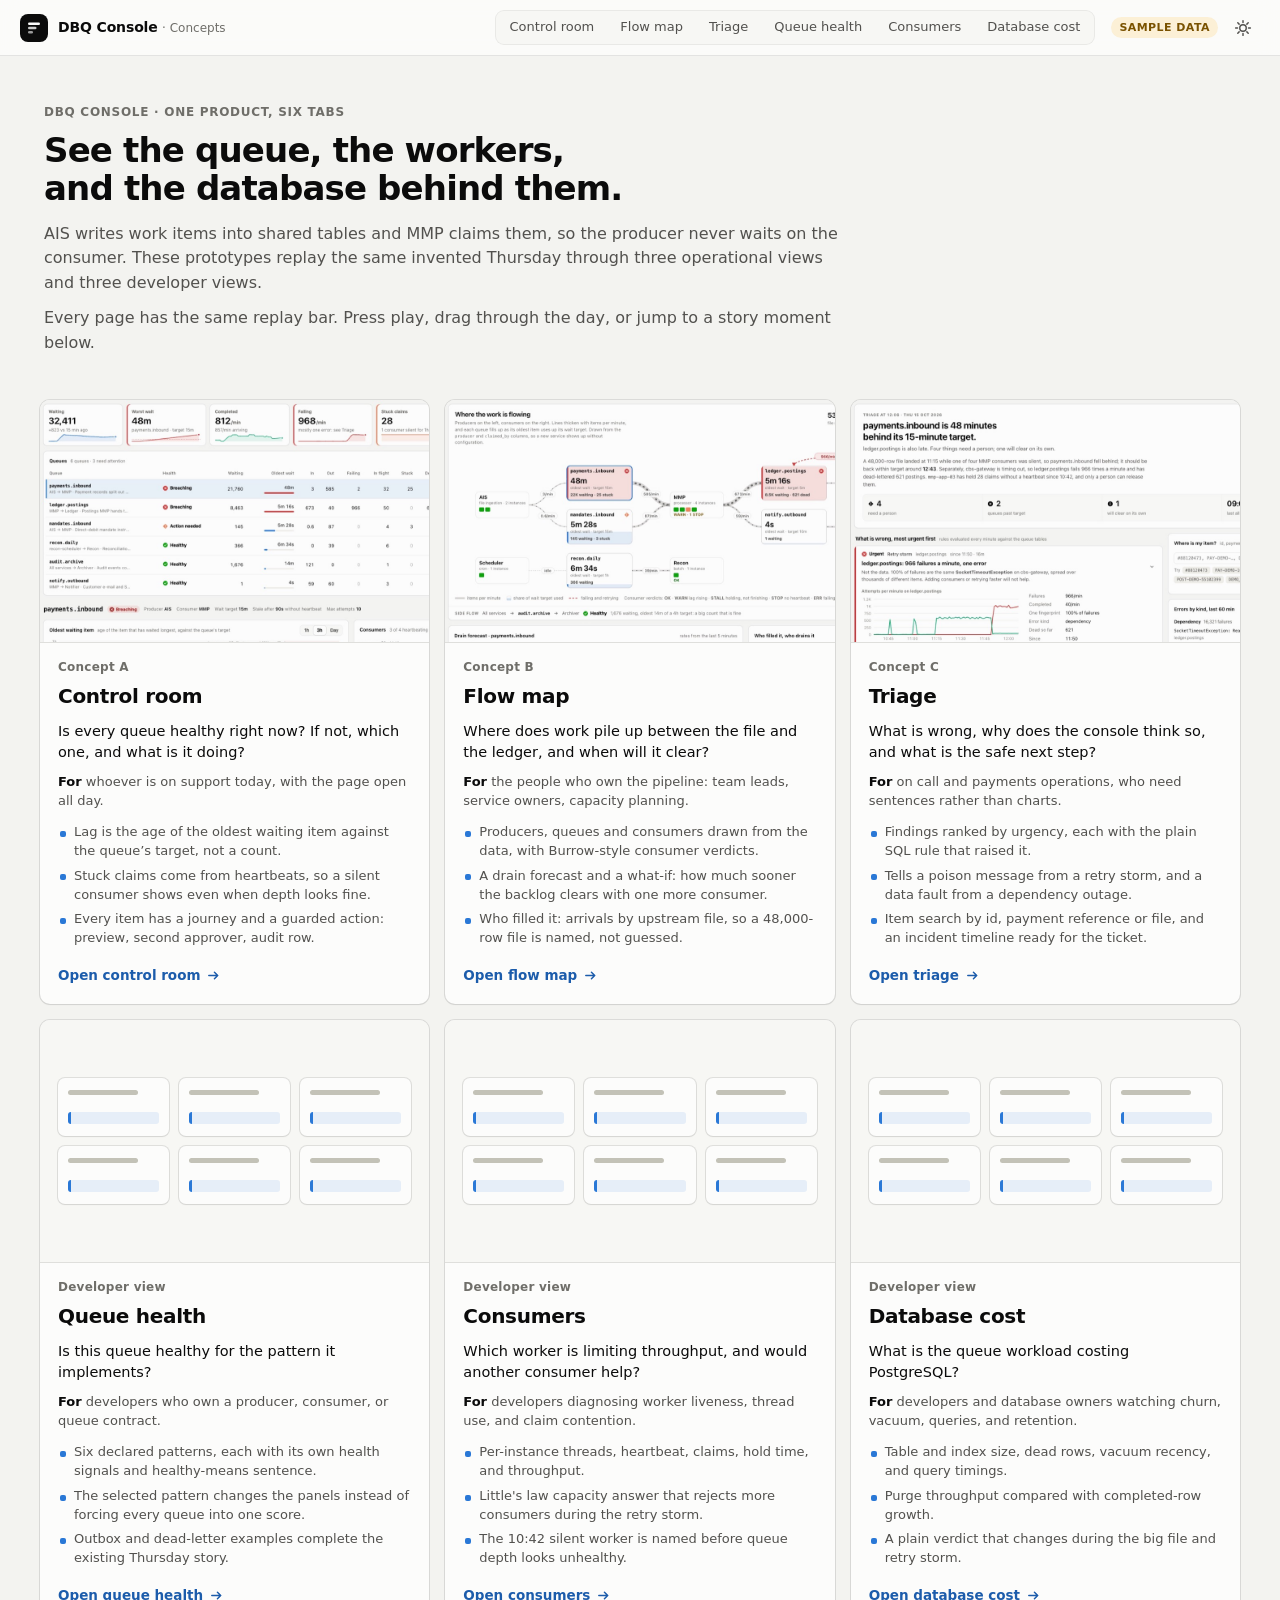
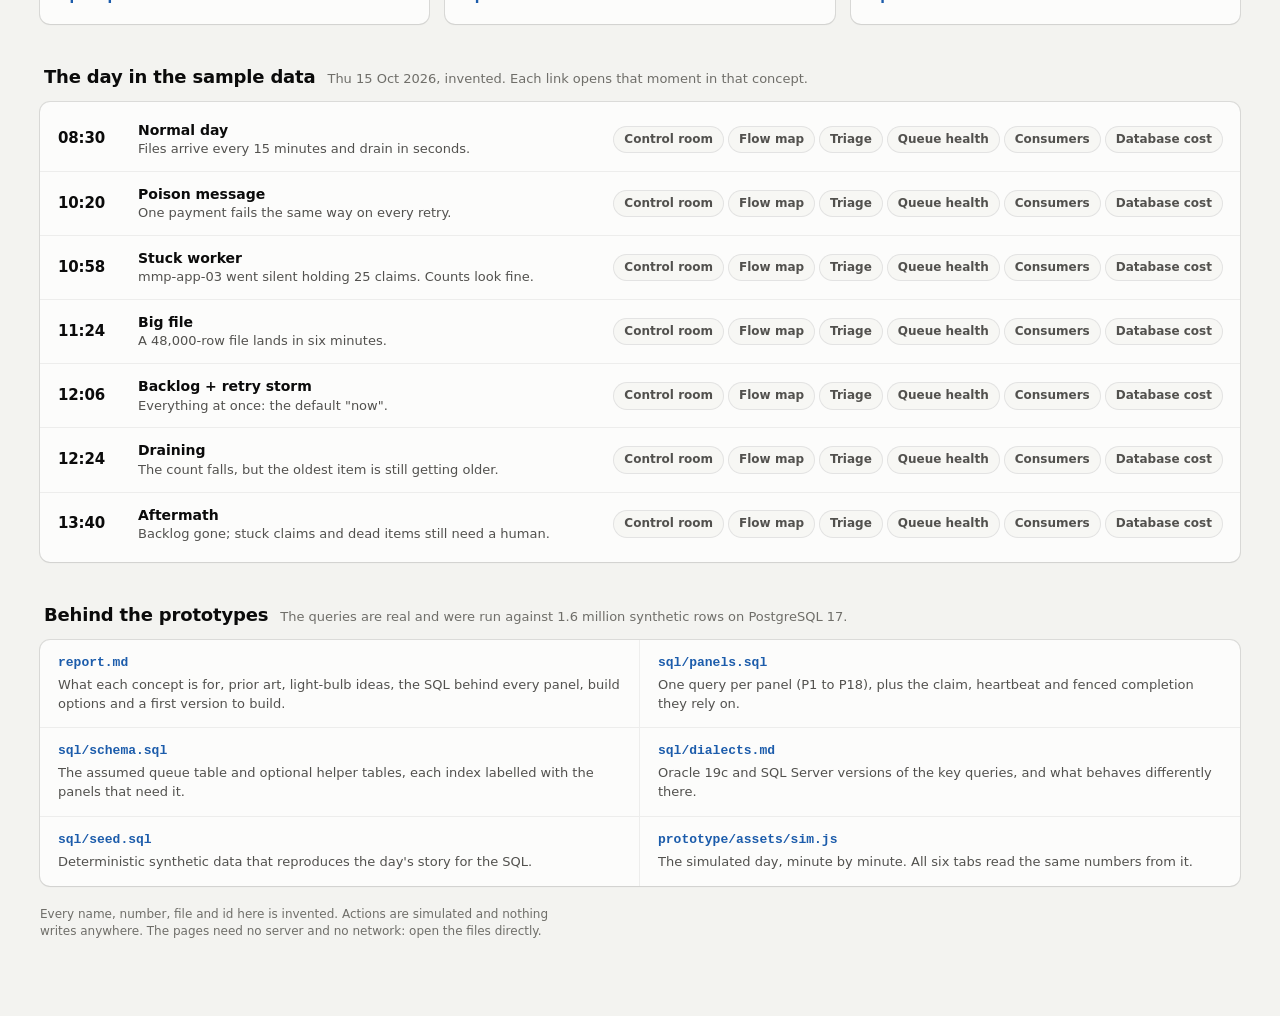
<file: index.html>
<!doctype html>
<html lang="en">
<head>
<meta charset="utf-8">
<meta name="viewport" content="width=device-width, initial-scale=1">
<title>DBQ Console</title>
<script>try { var t = localStorage.getItem('dbq-theme'); if (t) document.documentElement.dataset.theme = t; } catch (e) {}</script>
<link rel="stylesheet" href="assets/dbq.css">
<style>
  .page { max-width: 1240px; }
  .hero { padding: 28px 4px 8px; max-width: 820px; }
  .eyebrow { font-size: 12px; font-weight: 620; letter-spacing: 0.06em; text-transform: uppercase; color: var(--ink-3); margin: 0 0 10px; }
  .hero h1 { font-size: 34px; line-height: 1.12; letter-spacing: -0.025em; font-weight: 680; margin: 0 0 14px; text-wrap: balance; }
  .lede { font-size: 16px; line-height: 1.55; color: var(--ink-2); margin: 0 0 10px; }
  .lede code, .row-d code { font-family: var(--mono); font-size: 0.9em; }

  .concepts { display: grid; grid-template-columns: repeat(3, minmax(0, 1fr)); gap: 16px; margin-top: 26px; }
  .concept { display: flex; flex-direction: column; overflow: hidden; color: var(--ink); }
  .concept:hover { text-decoration: none; box-shadow: var(--shadow-pop); }
  .concept:focus-visible { outline: 2px solid var(--accent); outline-offset: 2px; }
  .thumb { position: relative; aspect-ratio: 16 / 10; background: var(--surface-2); border-bottom: 1px solid var(--line); overflow: hidden; }
  .thumb img { position: absolute; inset: 0; width: 100%; height: 100%; object-fit: cover; object-position: top left; display: block; }
  .thumb .t-dark { display: none; }
  .dev-thumb { display: grid; grid-template-columns: repeat(3, minmax(0, 1fr)); gap: 10px; align-content: center; padding: 18px; }
  .dev-thumb span { height: 58px; border-radius: 7px; background: var(--surface); box-shadow: var(--shadow); position: relative; overflow: hidden; }
  .dev-thumb span::before { content: ""; position: absolute; left: 10px; right: 28%; top: 12px; height: 5px; border-radius: 3px; background: var(--axis); }
  .dev-thumb span::after { content: ""; position: absolute; left: 10px; right: 10px; bottom: 12px; height: 12px; border-radius: 3px; background: var(--accent-wash); border-left: 3px solid var(--accent); }
  :root[data-theme="dark"] .thumb .t-dark { display: block; }
  :root[data-theme="dark"] .thumb .t-light { display: none; }
  @media (prefers-color-scheme: dark) {
    :root:where(:not([data-theme="light"])) .thumb .t-dark { display: block; }
    :root:where(:not([data-theme="light"])) .thumb .t-light { display: none; }
  }
  .c-body { padding: 16px 18px 18px; display: flex; flex-direction: column; gap: 10px; flex: 1; }
  .c-tag { font-size: 12px; font-weight: 620; color: var(--ink-3); letter-spacing: 0.02em; }
  .c-name { font-size: 20px; font-weight: 670; letter-spacing: -0.015em; margin: -4px 0 0; }
  .c-q { font-size: 14.5px; line-height: 1.45; margin: 0; color: var(--ink); }
  .c-for { font-size: 13px; color: var(--ink-2); margin: 0; line-height: 1.45; }
  .c-for b { color: var(--ink); font-weight: 600; }
  .c-list { margin: 2px 0 0; padding: 0; list-style: none; display: flex; flex-direction: column; gap: 6px; }
  .c-list li { position: relative; padding-left: 16px; font-size: 13px; line-height: 1.45; color: var(--ink-2); }
  .c-list li::before { content: ""; position: absolute; left: 2px; top: 0.6em; width: 6px; height: 6px; border-radius: 2px; background: var(--accent); }
  .c-open { margin-top: auto; padding-top: 8px; display: inline-flex; align-items: center; gap: 6px; font-size: 13.5px; font-weight: 620; color: var(--accent-ink); }
  .c-open svg { width: 15px; height: 15px; transition: transform .15s; }
  .concept:hover .c-open svg { transform: translateX(3px); }

  .sec-h { display: flex; align-items: baseline; gap: 12px; flex-wrap: wrap; margin: 40px 4px 12px; }
  .sec-h h2 { font-size: 18px; font-weight: 660; letter-spacing: -0.01em; margin: 0; }
  .sec-h p { margin: 0; font-size: 13px; color: var(--ink-3); }

  .story { padding: 6px 0; }
  .moment { display: grid; grid-template-columns: 64px minmax(0, 1fr) auto; gap: 4px 16px; align-items: center; padding: 12px 18px; border-top: 1px solid var(--line-2); }
  .moment:first-child { border-top: 0; }
  .m-time { font-size: 15px; font-weight: 650; font-variant-numeric: tabular-nums; letter-spacing: -0.01em; }
  .m-label { font-size: 14px; font-weight: 620; }
  .m-blurb { font-size: 13px; color: var(--ink-2); line-height: 1.45; }
  .m-links { display: flex; gap: 6px; }
  .m-links a { font-size: 12px; font-weight: 560; padding: 4px 10px; border-radius: 999px; color: var(--ink-2); background: var(--surface-2); box-shadow: 0 0 0 1px var(--line); white-space: nowrap; }
  .m-links a:hover { text-decoration: none; color: var(--ink); background: var(--surface-3); }

  .files { display: grid; grid-template-columns: repeat(2, minmax(0, 1fr)); gap: 0; }
  .file { display: flex; flex-direction: column; gap: 3px; padding: 14px 18px; border-top: 1px solid var(--line-2); color: var(--ink); }
  .file:nth-child(-n+2) { border-top: 0; }
  .file:nth-child(odd) { border-right: 1px solid var(--line-2); }
  .file:hover { text-decoration: none; background: var(--surface-2); }
  .f-name { font-family: var(--mono); font-size: 13px; font-weight: 600; color: var(--accent-ink); }
  .f-d { font-size: 13px; color: var(--ink-2); line-height: 1.45; }

  @media (max-width: 1020px) {
    .concepts { grid-template-columns: minmax(0, 1fr); max-width: 640px; }
  }
  @media (max-width: 760px) {
    .hero { padding-top: 12px; }
    .hero h1 { font-size: 27px; }
    .lede { font-size: 15px; }
    .moment { grid-template-columns: 52px minmax(0, 1fr); padding: 12px 14px; }
    .m-links { grid-column: 2; margin-top: 4px; flex-wrap: wrap; }
    .files { grid-template-columns: minmax(0, 1fr); }
    .file:nth-child(2) { border-top: 1px solid var(--line-2); }
    .file:nth-child(odd) { border-right: 0; }
    .file { padding: 12px 14px; }
  }
</style>
</head>
<body>
<main class="page" id="main">
  <section class="hero">
    <p class="eyebrow">DBQ Console · one product, six tabs</p>
    <h1>See the queue, the workers, and the database behind them.</h1>
    <p class="lede">AIS writes work items into shared tables and MMP claims them, so the producer never waits on the consumer. These prototypes replay the same invented Thursday through three operational views and three developer views.</p>
    <p class="lede">Every page has the same replay bar. Press play, drag through the day, or jump to a story moment below.</p>
  </section>

  <section class="concepts" id="concepts" aria-label="Concepts"></section>

  <div class="sec-h"><h2>The day in the sample data</h2><p>Thu 15 Oct 2026, invented. Each link opens that moment in that concept.</p></div>
  <section class="card story" id="story" aria-label="Story moments"></section>

  <div class="sec-h"><h2>Behind the prototypes</h2><p>The queries are real and were run against 1.6 million synthetic rows on PostgreSQL 17.</p></div>
  <section class="card files" aria-label="Files">
    <a class="file" href="report.md"><span class="f-name">report.md</span><span class="f-d">What each concept is for, prior art, light-bulb ideas, the SQL behind every panel, build options and a first version to build.</span></a>
    <a class="file" href="sql/panels.sql"><span class="f-name">sql/panels.sql</span><span class="f-d">One query per panel (P1 to P18), plus the claim, heartbeat and fenced completion they rely on.</span></a>
    <a class="file" href="sql/schema.sql"><span class="f-name">sql/schema.sql</span><span class="f-d">The assumed queue table and optional helper tables, each index labelled with the panels that need it.</span></a>
    <a class="file" href="sql/dialects.md"><span class="f-name">sql/dialects.md</span><span class="f-d">Oracle 19c and SQL Server versions of the key queries, and what behaves differently there.</span></a>
    <a class="file" href="sql/seed.sql"><span class="f-name">sql/seed.sql</span><span class="f-d">Deterministic synthetic data that reproduces the day's story for the SQL.</span></a>
    <a class="file" href="assets/sim.js"><span class="f-name">prototype/assets/sim.js</span><span class="f-d">The simulated day, minute by minute. All six tabs read the same numbers from it.</span></a>
  </section>

  <p class="footnote" style="margin-top:20px">Every name, number, file and id here is invented. Actions are simulated and nothing writes anywhere. The pages need no server and no network: open the files directly.</p>
</main>

<script src="assets/sim.js"></script>
<script src="assets/ui.js"></script>
<script>
(function () {
  var D = window.DBQ, U = window.DBQUI, esc = U.esc;

  var CONCEPTS = [
    { id: 'console', href: 'console.html', tag: 'Concept A', name: 'Control room',
      q: 'Is every queue healthy right now? If not, which one, and what is it doing?',
      who: 'whoever is on support today, with the page open all day.',
      points: ['Lag is the age of the oldest waiting item against the queue’s target, not a count.',
               'Stuck claims come from heartbeats, so a silent consumer shows even when depth looks fine.',
               'Every item has a journey and a guarded action: preview, second approver, audit row.'] },
    { id: 'flow', href: 'flow.html', tag: 'Concept B', name: 'Flow map',
      q: 'Where does work pile up between the file and the ledger, and when will it clear?',
      who: 'the people who own the pipeline: team leads, service owners, capacity planning.',
      points: ['Producers, queues and consumers drawn from the data, with Burrow-style consumer verdicts.',
               'A drain forecast and a what-if: how much sooner the backlog clears with one more consumer.',
               'Who filled it: arrivals by upstream file, so a 48,000-row file is named, not guessed.'] },
    { id: 'triage', href: 'triage.html', tag: 'Concept C', name: 'Triage',
      q: 'What is wrong, why does the console think so, and what is the safe next step?',
      who: 'on call and payments operations, who need sentences rather than charts.',
      points: ['Findings ranked by urgency, each with the plain SQL rule that raised it.',
               'Tells a poison message from a retry storm, and a data fault from a dependency outage.',
               'Item search by id, payment reference or file, and an incident timeline ready for the ticket.'] }
    ,{ id: 'queue', href: 'queue.html', tag: 'Developer view', name: 'Queue health', thumb: false,
      q: 'Is this queue healthy for the pattern it implements?',
      who: 'developers who own a producer, consumer, or queue contract.',
      points: ['Six declared patterns, each with its own health signals and healthy-means sentence.',
               'The selected pattern changes the panels instead of forcing every queue into one score.',
               'Outbox and dead-letter examples complete the existing Thursday story.'] }
    ,{ id: 'consumers', href: 'consumers.html', tag: 'Developer view', name: 'Consumers', thumb: false,
      q: 'Which worker is limiting throughput, and would another consumer help?',
      who: 'developers diagnosing worker liveness, thread use, and claim contention.',
      points: ['Per-instance threads, heartbeat, claims, hold time, and throughput.',
               'Little\'s law capacity answer that rejects more consumers during the retry storm.',
               'The 10:42 silent worker is named before queue depth looks unhealthy.'] }
    ,{ id: 'database', href: 'database.html', tag: 'Developer view', name: 'Database cost', thumb: false,
      q: 'What is the queue workload costing PostgreSQL?',
      who: 'developers and database owners watching churn, vacuum, queries, and retention.',
      points: ['Table and index size, dead rows, vacuum recency, and query timings.',
               'Purge throughput compared with completed-row growth.',
               'A plain verdict that changes during the big file and retry storm.'] }
  ];

  U.$('#concepts').innerHTML = CONCEPTS.map(function (c) {
    return '<a class="card concept" href="' + c.href + '">' +
      (c.thumb === false ? '<div class="thumb dev-thumb" aria-hidden="true"><span></span><span></span><span></span><span></span><span></span><span></span></div>' :
      '<div class="thumb"><img class="t-light" src="assets/thumb-' + c.id + '-light.jpg" alt="" width="960" height="600" loading="lazy">' +
      '<img class="t-dark" src="assets/thumb-' + c.id + '-dark.jpg" alt="" width="960" height="600" loading="lazy"></div>') +
      '<div class="c-body"><span class="c-tag">' + esc(c.tag) + '</span><h2 class="c-name">' + esc(c.name) + '</h2>' +
      '<p class="c-q">' + esc(c.q) + '</p>' +
      '<p class="c-for"><b>For</b> ' + esc(c.who) + '</p>' +
      '<ul class="c-list">' + c.points.map(function (p) { return '<li>' + esc(p) + '</li>'; }).join('') + '</ul>' +
      '<span class="c-open">Open ' + esc(c.name.toLowerCase()) + U.ICON.arrow + '</span></div></a>';
  }).join('');

  U.$('#story').innerHTML = D.CHAPTERS.map(function (ch) {
    var t = D.clock(ch.m);
    return '<div class="moment"><span class="m-time">' + t + '</span>' +
      '<div><div class="m-label">' + esc(ch.label) + '</div><div class="m-blurb">' + esc(ch.blurb) + '</div></div>' +
      '<div class="m-links">' + CONCEPTS.map(function (c) {
        return '<a href="' + c.href + '#t=' + encodeURIComponent(t) + '" aria-label="' + esc(c.name + ' at ' + t) + '">' + esc(c.name) + '</a>';
      }).join('') + '</div></div>';
  }).join('');

  var top = document.createElement('header');
  top.className = 'topbar';
  top.innerHTML =
    '<a class="brand" href="index.html" aria-label="DBQ Console concepts home"><span class="brand-mark">' + U.ICON.brand + '</span>' +
    '<span><span class="brand-name">DBQ Console</span> <span class="brand-sub">· Concepts</span></span></a>' +
    '<nav class="concept-nav" aria-label="Concepts">' + CONCEPTS.map(function (c) {
      return '<a href="' + c.href + '"><span class="lbl-long">' + esc(c.name) + '</span></a>';
    }).join('') + '</nav>' +
    '<div class="top-actions"><span class="demo-chip" title="Every name, number and file here is invented">Sample data</span>' +
    '<button class="icon-btn" type="button" id="themeBtn" aria-label="Toggle light or dark theme">' + U.ICON.sun + U.ICON.moon + '</button></div>';
  document.body.insertBefore(top, document.body.firstChild);
  if (matchMedia('(max-width: 560px)').matches) {
    U.$$('.concept-nav a', top).forEach(function (a, i) { a.querySelector('.lbl-long').textContent = ['Console', 'Flow', 'Triage', 'Queue', 'Workers', 'Database'][i]; });
  }
  U.$('#themeBtn').addEventListener('click', function () {
    var root = document.documentElement;
    var dark = root.dataset.theme ? root.dataset.theme === 'dark' : matchMedia('(prefers-color-scheme: dark)').matches;
    root.dataset.theme = dark ? 'light' : 'dark';
    try { localStorage.setItem('dbq-theme', root.dataset.theme); } catch (e) { /* storage unavailable */ }
  });
})();
</script>
</body>
</html>
</file>
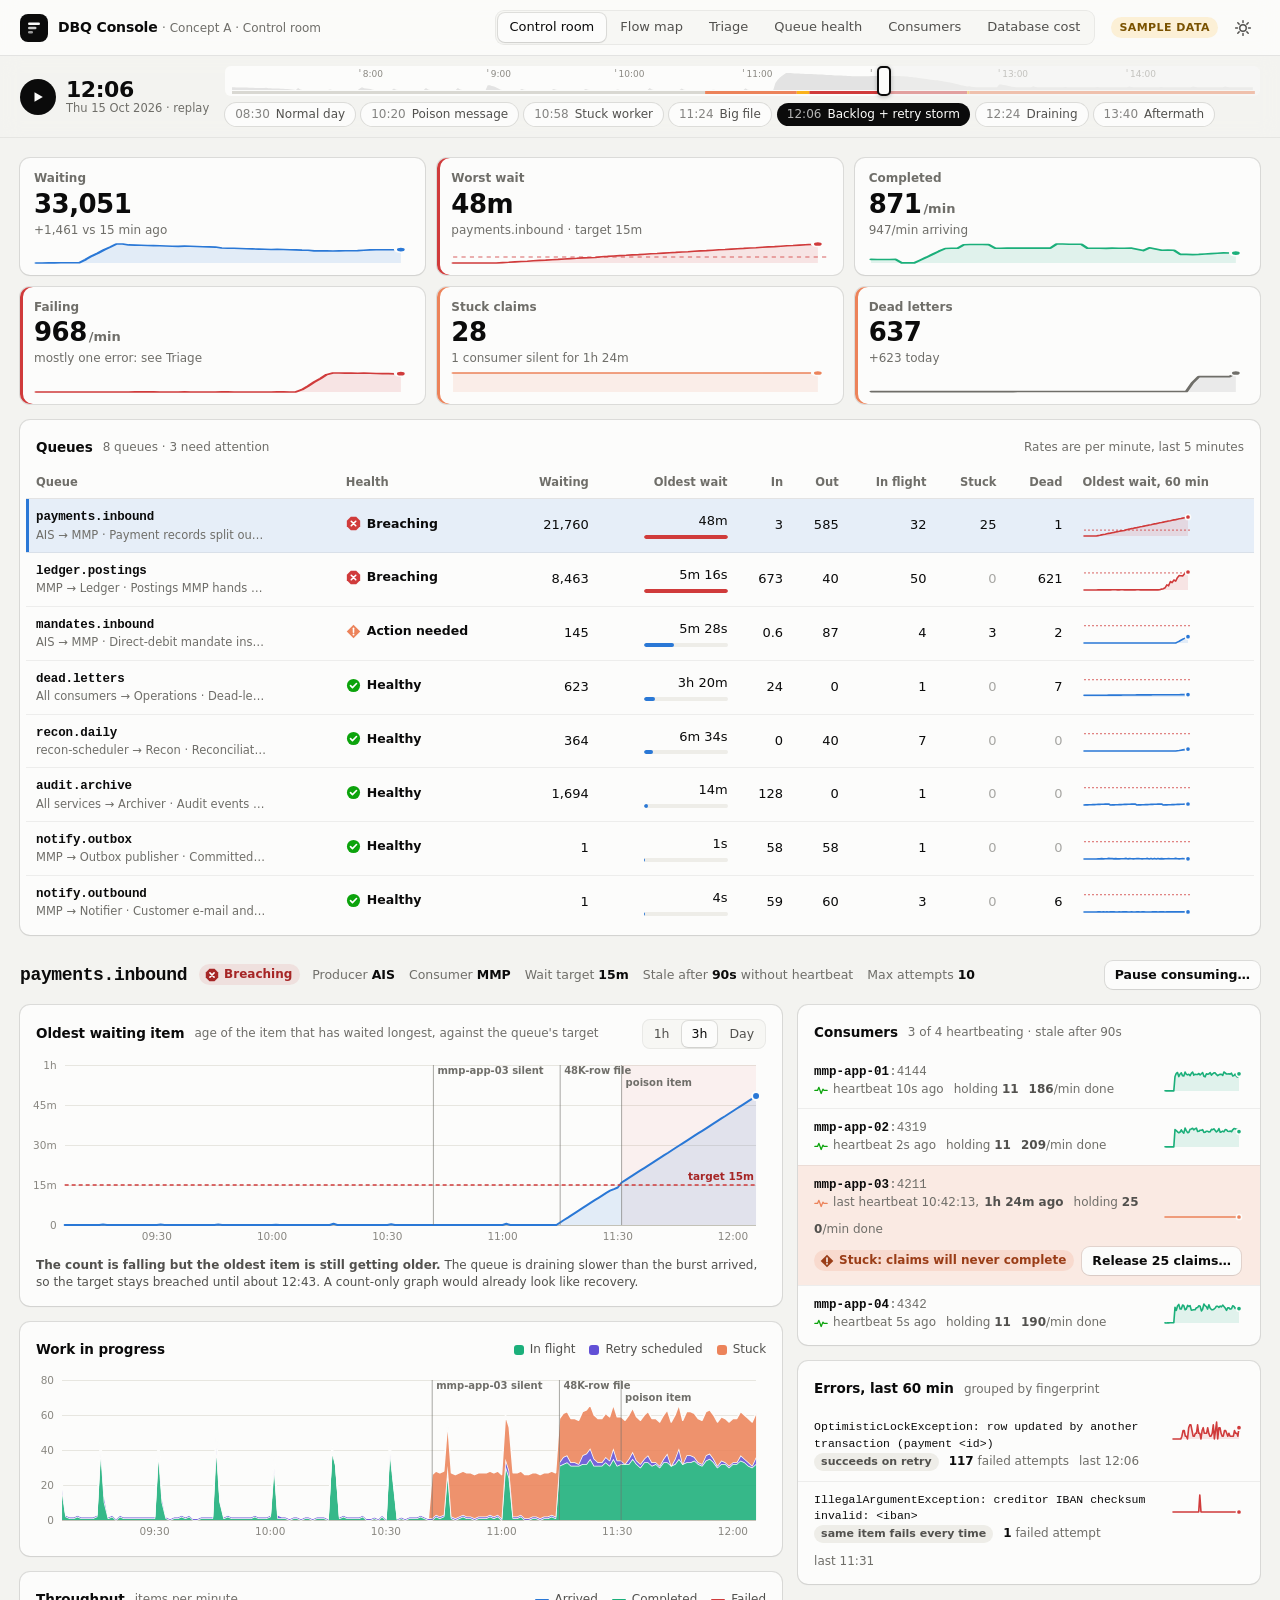
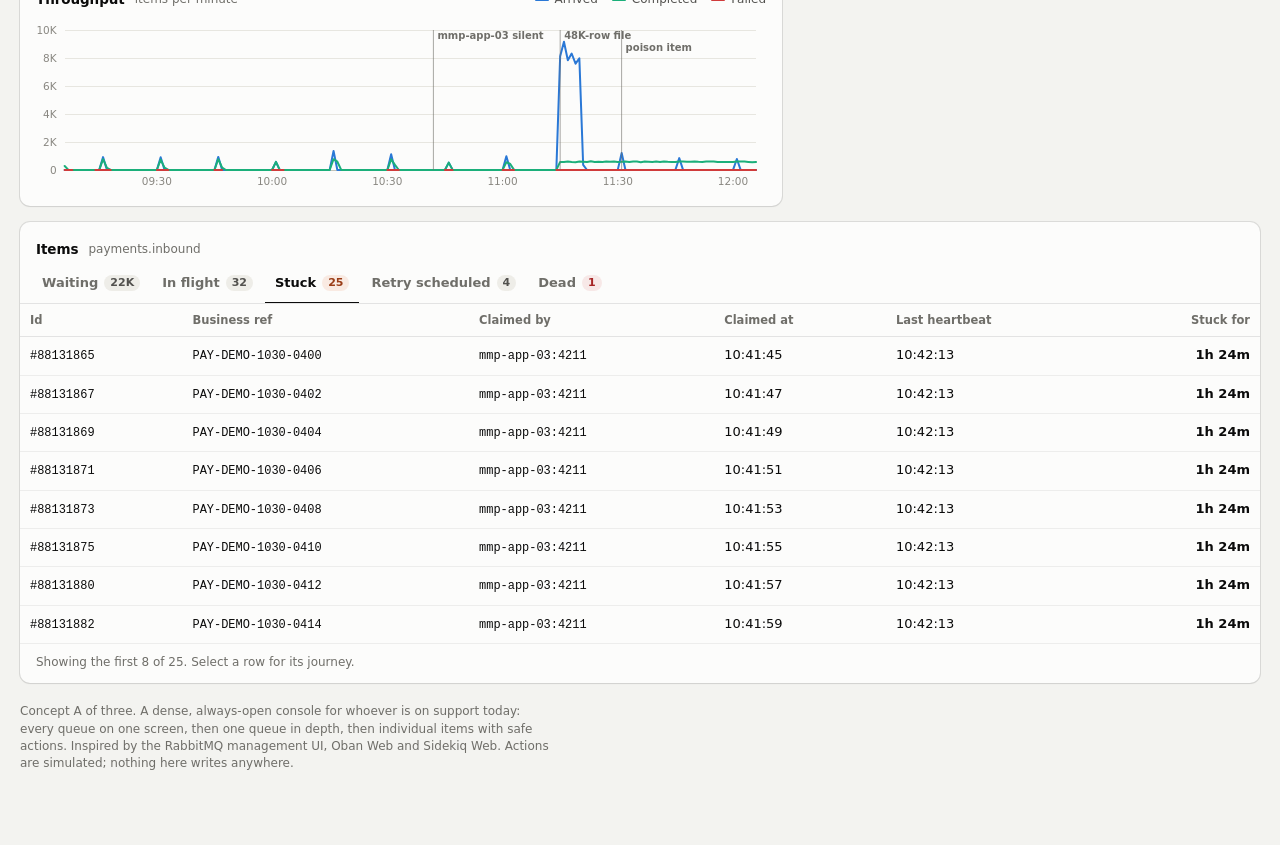
<file: console.html>
<!doctype html>
<html lang="en">
<head>
<meta charset="utf-8">
<meta name="viewport" content="width=device-width, initial-scale=1">
<title>DBQ Control Room</title>
<script>try { var t = localStorage.getItem('dbq-theme'); if (t) document.documentElement.dataset.theme = t; } catch (e) {}</script>
<link rel="stylesheet" href="assets/dbq.css">
<style>
  .kpis { display: grid; grid-template-columns: repeat(6, minmax(0, 1fr)); gap: 12px; }
  .kpi { padding: 12px 14px 10px; display: flex; flex-direction: column; gap: 2px; min-height: 104px; }
  .kpi-l { font-size: 12px; color: var(--ink-3); font-weight: 560; display: flex; align-items: center; gap: 6px; }
  .kpi-l svg { width: 14px; height: 14px; }
  .kpi-v { font-size: 26px; font-weight: 650; letter-spacing: -0.02em; line-height: 1.15; white-space: nowrap; }
  .kpi-v small { font-size: 13px; font-weight: 560; color: var(--ink-3); letter-spacing: 0; margin-left: 2px; }
  .kpi-s { font-size: 12px; color: var(--ink-3); white-space: nowrap; overflow: hidden; text-overflow: ellipsis; }
  .kpi .spark { margin-top: auto; width: 100%; }
  .kpi.alert { box-shadow: 0 0 0 1px var(--line), inset 3px 0 0 var(--critical); }
  .kpi.alert-s { box-shadow: 0 0 0 1px var(--line), inset 3px 0 0 var(--serious); }

  .qname { font-weight: 620; font-family: var(--mono); font-size: 12.5px; letter-spacing: -0.01em; }
  .qblurb { font-size: 11.5px; color: var(--ink-3); white-space: nowrap; overflow: hidden; text-overflow: ellipsis; max-width: 230px; }
  .agecell { display: flex; flex-direction: column; gap: 4px; align-items: flex-end; min-width: 92px; }
  .agecell .meter { width: 84px; height: 4px; }
  .cons { display: inline-flex; gap: 3px; align-items: center; }
  .cons i { width: 7px; height: 14px; border-radius: 2px; background: var(--good); display: inline-block; }
  .cons i.off { background: var(--serious); }
  .zero { color: var(--ink-3); opacity: 0.6; }
  td.sev-critical, td.sev-serious { font-weight: 640; }

  .qcards { display: none; }
  .detail { display: grid; grid-template-columns: minmax(0, 1.65fr) minmax(0, 1fr); gap: 16px; margin-top: 16px; align-items: start; }
  .detail-head { display: flex; align-items: center; gap: 12px; flex-wrap: wrap; margin: 26px 0 12px; }
  .detail-head h2 { font-size: 18px; font-family: var(--mono); font-weight: 650; letter-spacing: -0.02em; }
  .detail-head .facts { display: flex; gap: 14px; color: var(--ink-3); font-size: 12.5px; flex-wrap: wrap; }
  .detail-head .facts b { color: var(--ink); font-weight: 600; }
  .detail-head .spacer { flex: 1; }
  .charts { display: grid; gap: 16px; }
  .chart-card .card-b { padding-top: 6px; }
  .chart-note { font-size: 12px; color: var(--ink-2); padding: 0 16px 14px; margin-top: -4px; }
  .chart-note b { font-weight: 640; }
  .side { display: grid; gap: 16px; }

  .wk { display: grid; grid-template-columns: minmax(0, 1fr) auto; gap: 4px 10px; padding: 10px 16px; border-top: 1px solid var(--line-2); align-items: center; }
  .wk:first-child { border-top: 0; }
  .wk-id { font-family: var(--mono); font-size: 12.5px; font-weight: 600; }
  .wk-meta { font-size: 12px; color: var(--ink-3); display: flex; gap: 10px; flex-wrap: wrap; }
  .wk-meta b { color: var(--ink-2); font-weight: 600; }
  .wk.stale { background: var(--serious-wash); }
  .wk-act { grid-column: 1 / -1; display: flex; gap: 8px; align-items: center; flex-wrap: wrap; margin-top: 4px; }
  .hb { display: inline-flex; align-items: center; gap: 5px; font-size: 12px; white-space: nowrap; }
  .hb svg { width: 14px; height: 14px; }
  .hb.ok svg { color: var(--good); }
  .hb.bad svg { color: var(--serious); }

  .fp { padding: 10px 16px; border-top: 1px solid var(--line-2); display: grid; grid-template-columns: minmax(0, 1fr) auto; gap: 4px 12px; }
  .fp:first-child { border-top: 0; }
  .fp-key { font-family: var(--mono); font-size: 11.5px; line-height: 1.45; overflow-wrap: anywhere; }
  .fp-meta { font-size: 12px; color: var(--ink-3); display: flex; gap: 10px; flex-wrap: wrap; align-items: center; }
  .kind { font-size: 11px; font-weight: 600; padding: 1px 7px; border-radius: 999px; background: var(--surface-3); color: var(--ink-2); }
  .empty { padding: 18px 16px 20px; color: var(--ink-3); font-size: 13px; }

  .items { margin-top: 16px; }
  .tabs { display: flex; gap: 2px; overflow-x: auto; scrollbar-width: none; padding: 0 12px; border-bottom: 1px solid var(--line); }
  .tabs::-webkit-scrollbar { display: none; }
  .tabs button { border: 0; background: transparent; padding: 10px 10px 9px; font-size: 13px; font-weight: 560; color: var(--ink-3); cursor: pointer; white-space: nowrap; border-bottom: 2px solid transparent; margin-bottom: -1px; display: inline-flex; gap: 6px; align-items: center; }
  .tabs button:hover { color: var(--ink); }
  .tabs button[aria-selected="true"] { color: var(--ink); border-bottom-color: var(--ink); }
  .tabs .cnt { font-size: 11px; font-weight: 600; padding: 0 6px; border-radius: 999px; background: var(--surface-3); color: var(--ink-2); font-variant-numeric: tabular-nums; }
  .tabs .cnt.serious { background: var(--serious-wash); color: var(--serious-ink); }
  .tabs .cnt.critical { background: var(--critical-wash); color: var(--critical-ink); }
  .err { font-family: var(--mono); font-size: 11.5px; color: var(--ink-2); max-width: 340px; white-space: nowrap; overflow: hidden; text-overflow: ellipsis; display: block; }
  .items-foot { display: flex; align-items: center; gap: 10px; padding: 10px 16px 12px; border-top: 1px solid var(--line-2); font-size: 12px; color: var(--ink-3); flex-wrap: wrap; }
  .items-foot .spacer { flex: 1; }


  @media (max-width: 1280px) {
    .kpis { grid-template-columns: repeat(3, minmax(0, 1fr)); }
    .col-wide { display: none; }
  }
  @media (max-width: 1060px) {
    .detail { grid-template-columns: minmax(0, 1fr); }
    .side { grid-template-columns: minmax(0, 1fr) minmax(0, 1fr); }
  }
  @media (max-width: 860px) {
    .col-mid { display: none; }
  }
  @media (max-width: 760px) {
    .kpis { grid-template-columns: repeat(2, minmax(0, 1fr)); gap: 10px; }
    .kpi { min-height: 96px; padding: 10px 12px 8px; }
    .kpi-v { font-size: 22px; }
    .qtable { display: none; }
    .qcards { display: grid; gap: 8px; margin-top: 12px; }
    .side { grid-template-columns: minmax(0, 1fr); }
    .col-narrow-hide { display: none; }
    .kpi-s { white-space: normal; }
    #itable td .mono { white-space: nowrap; }
    .err { max-width: 150px; }
  }
  .qcard { display: grid; grid-template-columns: minmax(0, 1fr) auto; gap: 6px 10px; padding: 12px 14px; cursor: pointer; border: 0; text-align: left; width: 100%; font: inherit; color: inherit; }
  .qcard[aria-selected="true"] { box-shadow: 0 0 0 2px var(--accent); }
  .qcard .row2 { grid-column: 1 / -1; display: flex; gap: 4px 14px; font-size: 12px; color: var(--ink-3); flex-wrap: wrap; }
  .qcard .row2 b { color: var(--ink); font-weight: 620; font-variant-numeric: tabular-nums; }
</style>
</head>
<body>
<main class="page" id="main">
  <section class="kpis" id="kpis" aria-label="Headline numbers"></section>

  <section class="card qtable" style="margin-top:16px" aria-label="Queues">
    <div class="card-h"><h2 class="card-t">Queues</h2><span class="card-sub" id="qsub"></span><span class="spacer"></span>
      <span class="card-sub">Rates are per minute, last 5 minutes</span></div>
    <div class="table-wrap" style="padding:4px 6px 6px"><table class="t" id="qt">
      <thead><tr>
        <th>Queue</th><th>Health</th><th class="r">Waiting</th><th class="r">Oldest wait</th>
        <th class="r">In</th><th class="r">Out</th><th class="r col-wide">Failing</th>
        <th class="r col-mid">In flight</th><th class="r">Stuck</th><th class="r col-mid">Dead</th><th class="col-wide">Consumers</th><th class="col-mid">Oldest wait, 60 min</th>
      </tr></thead><tbody></tbody></table></div>
  </section>
  <section class="qcards" id="qcards" aria-label="Queues"></section>

  <div class="detail-head" id="dhead"></div>
  <div class="detail">
    <div class="charts">
      <div class="card chart-card">
        <div class="card-h"><h3 class="card-t">Oldest waiting item</h3><span class="card-sub">age of the item that has waited longest, against the queue's target</span><span class="spacer"></span>
          <div class="seg" id="win" role="group" aria-label="Chart window">
            <button type="button" data-w="60">1h</button><button type="button" data-w="180" aria-pressed="true">3h</button><button type="button" data-w="day">Day</button>
          </div></div>
        <div class="card-b"><div id="chAge"></div></div>
        <div class="chart-note" id="ageNote"></div>
      </div>
      <div class="card chart-card">
        <div class="card-h"><h3 class="card-t">Work in progress</h3><span class="spacer"></span>
          <div class="legend"><span><i style="background:var(--s3)"></i>In flight</span><span class="state-help" tabindex="0" data-state-tip="Failed, waiting for its next retry time"><i style="background:var(--s7)"></i>Retry scheduled</span><span><i style="background:var(--serious)"></i>Stuck</span></div></div>
        <div class="card-b"><div id="chDepth"></div></div>
      </div>
      <div class="card chart-card">
        <div class="card-h"><h3 class="card-t">Throughput</h3><span class="card-sub">items per minute</span><span class="spacer"></span>
          <div class="legend"><span><i class="line" style="background:var(--s1)"></i>Arrived</span><span><i class="line" style="background:var(--s3)"></i>Completed</span><span><i class="line" style="background:var(--critical)"></i>Failed</span></div></div>
        <div class="card-b"><div id="chTput"></div></div>
      </div>
    </div>
    <div class="side">
      <div class="card"><div class="card-h"><h3 class="card-t">Consumers</h3><span class="card-sub" id="wsub"></span></div>
        <div id="workers" style="padding:6px 0 4px"></div></div>
      <div class="card"><div class="card-h"><h3 class="card-t">Errors, last 60 min</h3><span class="card-sub">grouped by fingerprint</span></div>
        <div id="errors" style="padding:6px 0 4px"></div></div>
    </div>
  </div>

  <section class="card items" aria-label="Items">
    <div class="card-h"><h3 class="card-t">Items</h3><span class="card-sub" id="isub"></span></div>
    <div class="tabs" role="tablist" id="itabs"></div>
    <div class="table-wrap"><table class="t" id="itable"><thead></thead><tbody></tbody></table></div>
    <div class="items-foot"><span id="ifoot"></span></div>
  </section>
  <p class="footnote" style="margin-top:20px">Concept A of three. A dense, always-open console for whoever is on support today: every queue on one screen, then one queue in depth, then individual items with safe actions. Inspired by the RabbitMQ management UI, Oban Web and Sidekiq Web. Actions are simulated; nothing here writes anywhere.</p>
</main>

<script src="assets/sim.js"></script>
<script src="assets/ui.js"></script>
<script>
(function () {
  'use strict';
  var D = window.DBQ, U = window.DBQUI, esc = U.esc, $ = U.$, $$ = U.$$;
  U.mountChrome({ page: 'console', subtitle: 'Concept A · Control room' });

  var sel = U.parseHash().q && D.QI[U.parseHash().q] != null ? U.parseHash().q : 'payments.inbound';
  var win = 180, itemTab = null;

  function sevOf(name, m) { return D.healthOf(name, m); }
  function healthStatus(name, m, badge) {
    var sev = sevOf(name, m), reason = D.healthReason(name, m);
    return '<span class="health-tip" tabindex="0" data-health-tip="' + esc(reason) + '" aria-label="' + esc((U.SEV_LABEL[sev] || sev) + ': ' + reason) + '">' +
      (badge ? U.badge(sev) : U.status(sev)) + '</span>';
  }
  function bindHealthTips() {
    $$('.health-tip').forEach(function (el) {
      if (el.dataset.healthBound) return;
      el.dataset.healthBound = 'true';
      el.addEventListener('click', function (e) {
        e.stopPropagation();
        var wasOpen = el.classList.contains('tip-open');
        $$('.health-tip.tip-open').forEach(function (x) { x.classList.remove('tip-open'); });
        el.classList.toggle('tip-open', !wasOpen);
      });
      el.addEventListener('keydown', function (e) { if (e.key === 'Escape') el.classList.remove('tip-open'); });
    });
  }

  /* ---------- KPIs ---------- */
  function series(fn, m, n) { var a = []; for (var i = Math.max(0, m - n + 1); i <= m; i++) a.push(fn(i)); return a; }
  function totalAt(key, i) { var t = 0; D.QUEUES.forEach(function (q) { t += D.S[q.name][key][i]; }); return t; }
  function rate5(key, i) { return totalAt5(key, i) / 5; }
  function totalAt5(key, i) { var t = 0; D.QUEUES.forEach(function (q) { t += D.sum(D.S[q.name][key], i - 4, i); }); return t; }
  function worstAt(i) {
    var best = null;
    D.QUEUES.forEach(function (q) { var r = D.S[q.name].oldest[i] / q.slo; if (!best || r > best.r) best = { q: q, r: r, age: D.S[q.name].oldest[i] }; });
    return best;
  }
  function renderKpis(m) {
    var waiting = totalAt('waiting', m), waiting15 = totalAt('waiting', Math.max(0, m - 15));
    var w = worstAt(m);
    var out = rate5('done', m), inn = rate5('arr', m), fail = rate5('fail', m);
    var stuck = totalAt('stuck', m), dead = totalAt('dead', m), deadNew = dead - totalAt('dead', 0);
    var silent = D.WORKERS[D.STUCK.worker].hb[m] > 90 ? 1 : 0;
    var dW = waiting - waiting15;
    var tiles = [
      { l: 'Waiting', v: D.fmtNum(waiting), s: (dW === 0 ? 'flat' : (dW > 0 ? '+' : '−') + D.fmtNum(Math.abs(dW))) + ' vs 15 min ago', sp: series(function (i) { return totalAt('waiting', i); }, m, 60), c: 'var(--s1)' },
      { l: 'Worst wait', v: D.fmtDur(w.age), s: w.q.name + ' · target ' + D.fmtDur(w.q.slo), sp: series(function (i) { return D.S[w.q.name].oldest[i]; }, m, 60), c: w.r >= 1 ? 'var(--critical)' : 'var(--s1)', th: w.q.slo, alert: w.r >= 1 ? 'alert' : '' },
      { l: 'Completed', v: U.rate(out), unit: '/min', s: U.rate(inn) + '/min arriving', sp: series(function (i) { return rate5('done', i); }, m, 60), c: 'var(--s3)' },
      { l: 'Failing', v: U.rate(fail), unit: '/min', s: fail > 50 ? 'mostly one error: see Triage' : 'attempts that threw', sp: series(function (i) { return rate5('fail', i); }, m, 60), c: 'var(--critical)', alert: fail > 50 ? 'alert' : '' },
      { l: 'Stuck claims', v: D.fmtNum(stuck), s: silent ? silent + ' consumer silent for ' + D.fmtDur(D.WORKERS[D.STUCK.worker].hb[m]) : 'all heartbeats fresh', sp: series(function (i) { return totalAt('stuck', i); }, m, 60), c: 'var(--serious)', alert: stuck ? 'alert-s' : '' },
      { l: 'Dead letters', v: D.fmtNum(dead), s: deadNew ? '+' + D.fmtNum(deadNew) + ' today' : 'none new today', sp: series(function (i) { return totalAt('dead', i); }, m, 60), c: 'var(--ink-3)', alert: deadNew > 100 ? 'alert-s' : '' }
    ];
    $('#kpis').innerHTML = tiles.map(function (t) {
      return '<div class="card kpi ' + (t.alert || '') + '"><div class="kpi-l">' + esc(t.l) + '</div>' +
        '<div class="kpi-v">' + esc(t.v) + (t.unit ? '<small>' + t.unit + '</small>' : '') + '</div>' +
        '<div class="kpi-s" title="' + esc(t.s) + '">' + esc(t.s) + '</div>' +
        U.spark(t.sp, { w: 180, h: 24, color: t.c, threshold: t.th }).replace('width="180"', 'width="100%" preserveAspectRatio="none"') + '</div>';
    }).join('');
  }

  /* ---------- queue table ---------- */
  function ageMeter(v) {
    var r = Math.min(1, v.oldest / v.q.slo);
    var col = v.oldest >= v.q.slo ? 'var(--critical)' : r >= 0.66 ? 'var(--warning)' : 'var(--s1)';
    return '<div class="meter" title="' + Math.round(v.oldest / v.q.slo * 100) + '% of target"><i style="width:' + Math.max(2, r * 100) + '%;background:' + col + '"></i></div>';
  }
  function n0(v, cls) { return v ? '<span class="' + (cls || '') + '">' + D.fmtNum(v) + '</span>' : '<span class="zero">0</span>'; }
  function renderQueues(m) {
    var rows = D.QUEUES.map(function (q) { return { v: D.queueAt(q.name, m), sev: sevOf(q.name, m) }; });
    rows.sort(function (a, b) { return U.rankSev(a.sev) - U.rankSev(b.sev) || b.v.sloRatio - a.v.sloRatio; });
    var bad = rows.filter(function (r) { return r.sev !== 'good'; }).length;
    $('#qsub').textContent = rows.length + ' queues · ' + (bad ? bad + ' need attention' : 'all healthy');
    $('#qt tbody').innerHTML = rows.map(function (r) {
      var v = r.v, q = v.q, s = D.S[q.name];
      var trend = []; for (var i = Math.max(0, m - 59); i <= m; i++) trend.push(s.oldest[i]);
      var cons = ''; for (var k = 0; k < v.total; k++) cons += '<i class="' + (k < v.live ? '' : 'off') + '"></i>';
      return '<tr class="clickable" data-q="' + q.name + '" aria-selected="' + (q.name === sel) + '" tabindex="0">' +
        '<td><div class="qname">' + esc(q.name) + '</div><div class="qblurb">' + esc(q.producer + ' → ' + q.consumer + ' · ' + q.blurb) + '</div></td>' +
        '<td>' + healthStatus(q.name, m, false) + '</td>' +
        '<td class="r">' + n0(v.waiting) + '</td>' +
        '<td class="r"><div class="agecell"><span class="num' + (v.oldest >= q.slo ? ' sev-critical' : '') + '">' + (v.oldest ? D.fmtDur(v.oldest) : '<span class="zero">none</span>') + '</span>' + ageMeter(v) + '</div></td>' +
        '<td class="r">' + U.rate(v.in5) + '</td><td class="r">' + U.rate(v.out5) + '</td>' +
        '<td class="r col-wide">' + (v.fail5 >= 0.5 ? U.rate(v.fail5) : '<span class="zero">0</span>') + '</td>' +
        '<td class="r col-mid">' + n0(v.inflight) + '</td>' +
        '<td class="r">' + n0(v.stuck, 'sev-serious') + '</td>' +
        '<td class="r col-mid">' + n0(v.dead) + '</td>' +
        '<td class="col-wide"><span class="cons" title="' + v.live + ' of ' + v.total + ' consumers heartbeating">' + cons + '</span> <span class="muted num" style="font-size:12px">' + v.live + '/' + v.total + '</span></td>' +
        '<td class="col-mid">' + U.spark(trend, { w: 110, h: 24, color: v.oldest >= q.slo ? 'var(--critical)' : 'var(--s1)', threshold: q.slo }) + '</td></tr>';
    }).join('');
    $('#qcards').innerHTML = rows.map(function (r) {
      var v = r.v, q = v.q;
      return '<div role="button" tabindex="0" class="card qcard" data-q="' + q.name + '" aria-selected="' + (q.name === sel) + '">' +
        '<div><div class="qname">' + esc(q.name) + '</div><div class="qblurb">' + esc(q.producer + ' → ' + q.consumer) + '</div></div>' +
        '<div>' + healthStatus(q.name, m, false) + '</div>' +
        '<div class="row2"><span>Waiting <b>' + D.fmtNum(v.waiting) + '</b></span><span>Oldest <b>' + (v.oldest ? D.fmtDur(v.oldest) : 'none') + '</b></span>' +
        '<span>Out <b>' + U.rate(v.out5) + '/min</b></span>' + (v.stuck ? '<span>Stuck <b>' + v.stuck + '</b></span>' : '') + (v.dead ? '<span>Dead <b>' + D.fmtNum(v.dead) + '</b></span>' : '') + '</div></div>';
    }).join('');
    $$('#qt tbody tr, #qcards .qcard').forEach(function (tr) {
      tr.addEventListener('click', function () { select(tr.dataset.q, true); });
      tr.addEventListener('keydown', function (e) { if (e.key === 'Enter' || e.key === ' ') { e.preventDefault(); select(tr.dataset.q, true); } });
    });
    bindHealthTips();
  }
  function select(name, scroll) {
    sel = name; itemTab = null; U.writeHash({ q: name });
    render(U.now());
    if (scroll) $('#dhead').scrollIntoView({ behavior: 'smooth', block: 'start' });
  }

  /* ---------- detail ---------- */
  function renderHead(m) {
    var v = D.queueAt(sel, m), q = v.q, sev = sevOf(sel, m);
    $('#dhead').innerHTML = '<h2>' + esc(q.name) + '</h2>' + healthStatus(q.name, m, true) +
      '<div class="facts"><span>Producer <b>' + esc(q.producer) + '</b></span><span>Consumer <b>' + esc(q.consumer) + '</b></span>' +
      '<span>Wait target <b>' + D.fmtDur(q.slo) + '</b></span><span>Stale after <b>' + q.stale + 's</b> without heartbeat</span><span>Max attempts <b>' + q.maxAttempts + '</b></span></div>' +
      '<span class="spacer"></span><button class="btn sm" type="button" id="pauseBtn">Pause consuming…</button>';
    $('#pauseBtn').addEventListener('click', function () { confirmAction('pause', { queue: q.name }); });
    bindHealthTips();
  }
  function windowRange(m) {
    var from = win === 'day' ? 0 : Math.max(0, m - win);
    return { from: from, to: Math.max(m, from + 10) };
  }
  function markersIn(from, to) {
    return D.EVENTS.filter(function (e) { return e.m >= from && e.m <= to && (e.queue === sel || e.kind === 'stuck' && D.STUCK.claims[sel]) && e.kind !== 'breach' && e.kind !== 'recover'; })
      .map(function (e) { return { m: e.m, label: shortEvent(e) }; });
  }
  function shortEvent(e) {
    return { poison: 'poison item', stuck: 'mmp-app-03 silent', spike: e.m === D.BULK.from ? '48K-row file' : 'BACS file', storm: 'cbs-gateway timeouts' }[e.kind] || '';
  }
  function renderCharts(m) {
    var q = D.QUEUES[D.QI[sel]], s = D.S[sel], r = windowRange(m);
    var to = Math.min(m, r.to);
    var markers = markersIn(r.from, to);
    var breachFrom = null; for (var i = to; i >= r.from && s.oldest[i] >= q.slo; i--) breachFrom = i;
    U.chart($('#chAge'), { height: 190, from: r.from, to: to, label: 'Oldest waiting item age',
      series: [{ label: 'oldest waiting', color: 'var(--s1)', values: s.oldest, kind: 'area' }],
      threshold: { value: q.slo, label: 'target ' + D.fmtDur(q.slo) }, yFmt: function (v) { return v ? D.fmtDur(v) : '0'; }, durationAxis: true,
      markers: markers, band: breachFrom != null ? { from: breachFrom, to: to } : null });
    var v = D.queueAt(sel, m);
    var note = '';
    var ageThen = s.oldest[Math.max(0, m - 10)], wThen = s.waiting[Math.max(0, m - 10)];
    if (v.oldest >= q.slo && v.waiting < wThen && v.oldest > ageThen) note = '<b>The count is falling but the oldest item is still getting older.</b> The queue is draining slower than the burst arrived, so the target stays breached until about ' + D.clock(Math.min(D.N - 1, m + (v.etaMin || 0))) + '. A count-only graph would already look like recovery.';
    else if (v.oldest >= q.slo) note = '<b>Breaching for ' + D.fmtDur((to - (breachFrom || to)) * 60) + '.</b> ' + (v.etaMin ? 'At the current drain rate the backlog clears in about ' + v.etaMin + ' min (' + D.clock(Math.min(D.N - 1, m + v.etaMin)) + ').' : 'The backlog is not shrinking yet.');
    else if (v.stuck) note = '<b>' + v.stuck + ' items are claimed by a consumer that stopped heartbeating.</b> They are not counted as waiting, so this chart cannot show them. See Consumers.';
    else note = 'Lag is measured as age, not count: ' + D.fmtNum(v.waiting) + ' waiting items are fine if the oldest is seconds old.';
    $('#ageNote').innerHTML = note;
    U.chart($('#chDepth'), { height: 170, from: r.from, to: to, stack: true, label: 'Work in progress',
      series: [{ label: 'In flight', color: 'var(--s3)', values: s.inflight }, { label: 'Retry scheduled', color: 'var(--s7)', values: s.sched }, { label: 'Stuck', color: 'var(--serious)', values: s.stuck }],
      tipFmt: function (x) { return D.fmtNum(x); }, markers: markers });
    U.chart($('#chTput'), { height: 170, from: r.from, to: to, label: 'Throughput per minute',
      series: [{ label: 'Arrived', color: 'var(--s1)', values: s.arr }, { label: 'Completed', color: 'var(--s3)', values: s.done }, { label: 'Failed', color: 'var(--critical)', values: s.fail, sparse: true }],
      tipFmt: function (x) { return D.fmtNum(x) + '/min'; }, markers: markers, endDot: false });
  }
  function renderWorkers(m) {
    var q = D.QUEUES[D.QI[sel]], s = D.S[sel];
    var live = q.workers.filter(function (w) { return D.WORKERS[w].hb[m] <= q.stale; }).length;
    $('#wsub').textContent = live + ' of ' + q.workers.length + ' heartbeating · stale after ' + q.stale + 's';
    $('#workers').innerHTML = q.workers.map(function (id) {
      var w = D.WORKERS[id], hb = w.hb[m], stale = hb > q.stale;
      var done5 = D.sum(s.workerDone[id] || [], m - 4, m) / 5;
      var claims = stale ? (D.STUCK.claims[sel] || 0) : Math.round(s.inflight[m] / Math.max(1, s.live[m]));
      var trend = []; for (var i = Math.max(0, m - 59); i <= m; i++) trend.push((s.workerDone[id] || [])[i] || 0);
      return '<div class="wk' + (stale ? ' stale' : '') + '"><div><div class="wk-id">' + esc(id) + '<span class="muted" style="font-weight:400">:' + w.pid + '</span></div>' +
        '<div class="wk-meta"><span class="hb ' + (stale ? 'bad' : 'ok') + '">' + U.ICON.heart + (stale ? 'last heartbeat ' + D.clock(D.STUCK.min, D.STUCK.sec) + ', <b>' + D.fmtDur(hb) + ' ago</b>' : 'heartbeat ' + hb + 's ago') + '</span>' +
        '<span>holding <b>' + claims + '</b></span><span><b>' + U.rate(done5) + '</b>/min done</span></div></div>' +
        '<div>' + U.spark(trend, { w: 80, h: 24, color: stale ? 'var(--serious)' : 'var(--s3)' }) + '</div>' +
        (stale ? '<div class="wk-act">' + U.badge('serious', 'Stuck: claims will never complete') + '<button type="button" class="btn sm" data-release="' + id + '">Release ' + claims + ' claims…</button></div>' : '') + '</div>';
    }).join('');
    $$('[data-release]').forEach(function (b) { b.addEventListener('click', function () { confirmAction('release', { worker: b.dataset.release, queue: sel }); }); });
  }
  function renderErrors(m) {
    var s = D.S[sel];
    var groups = Object.keys(s.failFp).map(function (k) {
      var n = D.sum(s.failFp[k], m - 59, m);
      var last = -1; for (var i = m; i >= 0; i--) if (s.failFp[k][i]) { last = i; break; }
      var trend = []; for (i = Math.max(0, m - 59); i <= m; i++) trend.push(s.failFp[k][i]);
      return { k: k, n: n, last: last, trend: trend };
    }).filter(function (g) { return g.n > 0; }).sort(function (a, b) { return b.n - a.n; });
    if (!groups.length) { $('#errors').innerHTML = '<div class="empty">No failed attempts in the last hour.</div>'; return; }
    var kindLabel = { deterministic: 'same item fails every time', transient: 'succeeds on retry', dependency: 'downstream dependency' };
    $('#errors').innerHTML = groups.map(function (g) {
      var fp = D.FP[g.k];
      return '<div class="fp"><div><div class="fp-key">' + esc(fp.key) + '</div><div class="fp-meta"><span class="kind">' + esc(kindLabel[fp.kind]) + '</span><span><b class="num" style="color:var(--ink)">' + D.fmtNum(g.n) + '</b> failed attempt' + (g.n === 1 ? '' : 's') + '</span><span>last ' + D.clock(g.last) + '</span></div></div>' +
        '<div>' + U.spark(g.trend, { w: 72, h: 22, color: 'var(--critical)' }) + '</div></div>';
    }).join('');
  }

  /* ---------- items ---------- */
  function itemsFor(qname, tab, m) {
    var s = D.S[qname], nowS = m * 60 + 59, rows = [];
    var batches = D.batchesOf(qname);
    if (tab === 'waiting') {
      var age = s.oldest[m], n = Math.min(8, s.waiting[m]);
      var bulk = D.batches[D.BULK.name], done = bulk ? D.sum(bulk.done, 0, m) : 0;
      for (var i = 0; i < n; i++) {
        var a = Math.max(1, age - i * (age > 600 ? 1 : 0.4));
        var inBulk = qname === 'payments.inbound' && m >= D.BULK.from && done < bulk.total && age > 300;
        rows.push({ id: (qname === 'payments.inbound' ? 88140000 : qname === 'ledger.postings' ? 55100000 : 31000000) + m * 37 + i * 3 + (inBulk ? done : 0),
          ref: inBulk ? 'PAY-DEMO-BULK-' + (done + 26 + i) : refFor(qname, m, i), batch: inBulk ? D.BULK.name : (batches[0] || {}).name || '-', att: 0, ageS: a,
          created: nowS - a, worker: '', err: '' });
      }
    } else if (tab === 'stuck') {
      var k = s.stuck[m];
      for (i = 0; i < Math.min(k, 8); i++) rows.push({ id: (qname === 'payments.inbound' ? 88131865 : 31227702) + i * 2 + (i > 5 ? 3 : 0),
        ref: qname === 'payments.inbound' ? 'PAY-DEMO-1030-0' + (400 + i * 2) : 'DDI-DEMO-1030-' + (88 + i), batch: qname === 'payments.inbound' ? 'DEMO_FPS_20261015_1030.csv' : 'DDI stream',
        att: 1, worker: D.STUCK.worker + ':' + D.STUCK.pid, claimed: D.STUCK.min * 60 - 15 + i * 2, hb: D.STUCK.min * 60 + D.STUCK.sec, ageS: nowS - (D.STUCK.min * 60 - 15 + i * 2) });
    } else if (tab === 'inflight') {
      var live = D.QUEUES[D.QI[qname]].workers.filter(function (w) { return D.WORKERS[w].hb[m] <= 90; });
      for (i = 0; i < Math.min(s.inflight[m], 8); i++) rows.push({ id: 88150000 + m * 41 + i, ref: refFor(qname, m, i + 20), batch: (batches[0] || {}).name || '-',
        att: 1, worker: live[i % live.length] + ':' + D.WORKERS[live[i % live.length]].pid, claimed: nowS - (i % 4) - 1, hb: nowS - (i % 3), ageS: (i % 4) + 1 });
    } else if (tab === 'sched') {
      var pa = D.poisonAttempts.filter(function (x) { return x.at <= nowS; });
      if (qname === 'payments.inbound' && pa.length && nowS < D.POISON_DEAD_S) {
        var nxt = D.poisonAttempts[pa.length] || {};
        rows.push({ id: D.POISON.id, ref: D.POISON.ref, batch: D.POISON.batch, att: pa.length, next: nxt.at, err: D.POISON.error, poison: true });
      }
      var extra = Math.min(8 - rows.length, s.sched[m] - rows.length);
      for (i = 0; i < extra; i++) rows.push({ id: 55102399 + i * 7, ref: qname === 'ledger.postings' ? 'POST-DEMO-' + (55102399 + i * 7) : refFor(qname, m, i + 40),
        batch: qname === 'ledger.postings' ? 'from payments.inbound' : '-', att: 1 + (i % 4), next: nowS + 15 + i * 9, err: qname === 'ledger.postings' ? D.FP.cbs.sample : D.FP.optlock.sample });
    } else if (tab === 'dead') {
      if (qname === 'payments.inbound' && nowS >= D.POISON_DEAD_S) rows.push({ id: D.POISON.id, ref: D.POISON.ref, batch: D.POISON.batch, att: 10, died: D.POISON_DEAD_S, err: D.POISON.error, poison: true });
      var fpk = qname === 'ledger.postings' ? 'cbs' : qname === 'notify.outbound' ? 'smtp' : qname === 'mandates.inbound' ? 'mandate' : null;
      for (i = 0; i < Math.min(8 - rows.length, s.dead[m] - rows.length) && fpk; i++) rows.push({ id: (qname === 'ledger.postings' ? 55101200 : 70220000) + i * 5, ref: qname === 'ledger.postings' ? 'POST-DEMO-' + (55101200 + i * 5) : qname === 'notify.outbound' ? 'NTF-DEMO-' + (90310 + i * 13) : 'DDI-DEMO-55120',
        batch: '-', att: D.QUEUES[D.QI[qname]].maxAttempts, died: qname === 'ledger.postings' ? (D.STORM.from + 8) * 60 + i * 11 : (60 + i * 47) * 60 % (m * 60 || 1), err: D.FP[fpk].sample });
    }
    return rows;
  }
  function refFor(qname, m, i) {
    var p = { 'payments.inbound': 'PAY-DEMO-', 'mandates.inbound': 'DDI-DEMO-', 'ledger.postings': 'POST-DEMO-', 'notify.outbound': 'NTF-DEMO-', 'recon.daily': 'REC-DEMO-', 'audit.archive': 'AUD-DEMO-' }[qname];
    return p + (1000 + ((m * 53 + i * 17) % 9000));
  }
  function renderItems(m) {
    var s = D.S[sel];
    var tabs = [
      { id: 'waiting', l: 'Waiting', n: s.waiting[m] }, { id: 'inflight', l: 'In flight', n: s.inflight[m] },
      { id: 'stuck', l: 'Stuck', n: s.stuck[m], c: s.stuck[m] ? 'serious' : '' }, { id: 'sched', l: 'Retry scheduled', n: s.sched[m] },
      { id: 'dead', l: 'Dead', n: s.dead[m], c: s.dead[m] ? 'critical' : '' }
    ];
    if (!itemTab) itemTab = s.stuck[m] ? 'stuck' : s.waiting[m] > 100 ? 'waiting' : s.dead[m] ? 'dead' : 'waiting';
    $('#itabs').innerHTML = tabs.map(function (t) {
      return '<button type="button" role="tab" data-tab="' + t.id + '" aria-selected="' + (t.id === itemTab) + '">' + esc(t.l) + ' <span class="cnt ' + (t.c || '') + '">' + U.compact(t.n) + '</span></button>';
    }).join('');
    $$('#itabs button').forEach(function (b) { b.addEventListener('click', function () { itemTab = b.dataset.tab; renderItems(U.now()); }); });
    $('#isub').textContent = sel;
    var rows = itemsFor(sel, itemTab, m), nowS = m * 60 + 59;
    var cols = {
      waiting: ['Id', 'Business ref', 'Source file', 'Waiting for', 'Attempts'],
      inflight: ['Id', 'Business ref', 'Claimed by', 'Heartbeat', 'Running for'],
      stuck: ['Id', 'Business ref', 'Claimed by', 'Claimed at', 'Last heartbeat', 'Stuck for'],
      sched: ['Id', 'Business ref', 'Attempts', 'Next attempt', 'Last error'],
      dead: ['Id', 'Business ref', 'Attempts', 'Died at', 'Last error']
    }[itemTab];
    var right = { 'Waiting for': 1, 'Attempts': 1, 'Running for': 1, 'Stuck for': 1, 'Heartbeat': 1 };
    var narrowHide = { 'Source file': 1, 'Claimed at': 1, 'Business ref': 1, 'Heartbeat': 1, 'Last heartbeat': 1 };
    $('#itable thead').innerHTML = '<tr>' + cols.map(function (c) { return '<th class="' + (right[c] ? 'r ' : '') + (narrowHide[c] ? 'col-narrow-hide' : '') + '">' + c + '</th>'; }).join('') + '</tr>';
    if (!rows.length) { $('#itable tbody').innerHTML = '<tr><td colspan="' + cols.length + '"><div class="empty" style="padding:8px 0">Nothing in this state right now.</div></td></tr>'; }
    else $('#itable tbody').innerHTML = rows.map(function (r, i) {
      var cells = { 'Id': '<span class="mono">#' + r.id + '</span>', 'Business ref': '<span class="mono">' + esc(r.ref) + '</span>', 'Source file': '<span class="mono muted" style="font-size:11.5px">' + esc(r.batch) + '</span>',
        'Waiting for': D.fmtDur(r.ageS), 'Attempts': r.att + (r.poison ? ' ' + U.badge('warning', 'poison?') : ''), 'Claimed by': '<span class="mono">' + esc(r.worker || '') + '</span>',
        'Heartbeat': r.hb ? D.fmtDur(nowS - r.hb) + ' ago' : '', 'Running for': D.fmtDur(r.ageS), 'Claimed at': r.claimed ? U.clockS(r.claimed) : '',
        'Last heartbeat': r.hb ? U.clockS(r.hb) : '', 'Stuck for': '<b>' + D.fmtDur(nowS - r.hb) + '</b>', 'Next attempt': r.next ? U.clockS(r.next) : '',
        'Last error': '<span class="err" title="' + esc(r.err || '') + '">' + esc(r.err || '') + '</span>', 'Died at': r.died ? U.clockS(r.died) : '' };
      return '<tr class="clickable" data-i="' + i + '" tabindex="0">' + cols.map(function (c) { return '<td class="' + (right[c] ? 'r ' : '') + (narrowHide[c] ? 'col-narrow-hide' : '') + '">' + cells[c] + '</td>'; }).join('') + '</tr>';
    }).join('');
    $$('#itable tbody tr.clickable').forEach(function (tr) {
      var open = function () { openItem(rows[+tr.dataset.i], itemTab); };
      tr.addEventListener('click', open); tr.addEventListener('keydown', function (e) { if (e.key === 'Enter') open(); });
    });
    var total = tabs.filter(function (t) { return t.id === itemTab; })[0].n;
    $('#ifoot').innerHTML = rows.length ? 'Showing the first ' + rows.length + ' of ' + D.fmtNum(total) + '. Select a row for its journey.' : '';
  }

  function openItem(r, tab) {
    var m = U.now(), nowS = m * 60 + 59;
    var steps = [];
    var created = r.created || (r.claimed ? r.claimed - 600 : nowS - 120);
    if (r.poison) {
      steps.push({ c: 'ok', t: U.clockS(D.POISON.firstMin * 60 + 9), h: 'Created by AIS', d: 'row ' + D.POISON.row + ' of ' + D.POISON.batch });
      D.poisonAttempts.forEach(function (a) { if (a.at <= nowS) steps.push({ c: 'bad', t: U.clockS(a.at), h: 'Attempt ' + a.attempt + ' failed on ' + a.worker, d: 'IllegalArgumentException: creditor IBAN checksum invalid' }); });
      if (nowS >= D.POISON_DEAD_S) steps.push({ c: 'bad', t: U.clockS(D.POISON_DEAD_S), h: 'Moved to dead', d: 'max attempts (10) reached' });
      else steps.push({ c: 'now', t: U.clockS(D.poisonAttempts[steps.length - 1] ? D.poisonAttempts[steps.length - 1].at : nowS), h: 'Waiting for attempt ' + steps.length, d: 'backoff in progress' });
    } else if (tab === 'stuck') {
      steps.push({ c: 'ok', t: U.clockS(r.claimed - 640), h: 'Created by AIS', d: r.batch });
      steps.push({ c: 'ok', t: U.clockS(r.claimed), h: 'Claimed by ' + r.worker, d: 'attempt 1 started' });
      steps.push({ c: 'warn', t: U.clockS(r.hb), h: 'Last heartbeat', d: 'the consumer has said nothing since' });
      steps.push({ c: 'now', t: U.clockS(nowS), h: 'Still claimed, ' + D.fmtDur(nowS - r.hb) + ' later', d: 'no other consumer can take it until the claim is released' });
    } else {
      steps.push({ c: 'ok', t: U.clockS(created), h: 'Created', d: r.batch });
      if (tab === 'inflight') steps.push({ c: 'now', t: U.clockS(r.claimed), h: 'Claimed by ' + r.worker, d: 'heartbeat fresh' });
      else if (tab === 'dead') { steps.push({ c: 'bad', t: U.clockS(r.died - 200), h: 'Failed ' + r.att + ' times', d: r.err }); steps.push({ c: 'bad', t: U.clockS(r.died), h: 'Moved to dead', d: 'max attempts reached' }); }
      else if (tab === 'sched') { steps.push({ c: 'bad', t: U.clockS(nowS - 20), h: 'Attempt ' + r.att + ' failed', d: r.err }); steps.push({ c: 'now', t: U.clockS(r.next), h: 'Next attempt scheduled', d: 'available_at in the future' }); }
      else steps.push({ c: 'now', t: U.clockS(nowS), h: 'Waiting ' + D.fmtDur(r.ageS), d: 'in claim order behind ' + D.fmtNum(Math.max(0, (r.id % 50))) + ' items' });
    }
    var acts = tab === 'stuck' ? '<button class="btn" data-a="release-one">Release this claim…</button>'
      : tab === 'dead' ? '<button class="btn primary" data-a="retry">Retry now…</button><button class="btn" data-a="discard">Discard…</button>'
      : tab === 'sched' ? '<button class="btn" data-a="retry">Retry now…</button><button class="btn" data-a="dead">Move to dead…</button>'
      : tab === 'waiting' ? '<button class="btn" data-a="cancel">Cancel…</button>' : '<span class="muted">No actions while a healthy consumer holds it.</span>';
    U.drawer('<div class="drawer-h"><div style="flex:1;min-width:0"><div class="eyebrow">' + esc(sel) + ' · ' + esc(tab) + '</div>' +
      '<h3 style="font-size:17px;margin-top:2px" class="mono">#' + r.id + '</h3><div class="muted mono" style="font-size:12px">' + esc(r.ref) + '</div></div>' +
      '<button class="icon-btn" data-close aria-label="Close">' + U.ICON.close + '</button></div>' +
      '<div class="drawer-b"><dl class="kv">' +
      '<dt>Queue</dt><dd class="mono">' + esc(sel) + '</dd><dt>Source</dt><dd class="mono">' + esc(r.batch || '-') + '</dd>' +
      '<dt>Attempts</dt><dd>' + r.att + ' of ' + D.QUEUES[D.QI[sel]].maxAttempts + '</dd>' +
      (r.worker ? '<dt>claimed_by</dt><dd class="mono">' + esc(r.worker) + '</dd>' : '') +
      (r.err ? '<dt>last_error</dt><dd class="mono" style="font-size:11.5px">' + esc(r.err) + '</dd>' : '') +
      // wrap only after a slash so a narrow drawer never splits the file name at its hyphens
      '<dt>payload_ref</dt><dd class="mono">' + ['s3://demo-ais-landing/', '2026-10-15/', esc(r.ref) + '.json'].map(function (p) { return '<span style="white-space:nowrap">' + p + '</span>'; }).join('<wbr>') + '</dd></dl>' +
      '<div class="section-t">Journey</div><ol class="journey">' + steps.map(function (s) {
        return '<li class="' + s.c + '"><div class="jt">' + s.t + '</div><div>' + esc(s.h) + '</div><div class="jd">' + esc(s.d || '') + '</div></li>';
      }).join('') + '</ol><div class="section-t">Actions</div><div class="action-row">' + acts + '</div></div>', function (d) {
      U.$$('[data-a]', d).forEach(function (b) { b.addEventListener('click', function () { confirmAction(b.dataset.a, { queue: sel, item: r }); }); });
    });
  }

  /* ---------- guarded actions ---------- */
  function confirmAction(kind, ctx) {
    var m = U.now(), q = ctx.queue, n = 1, title, sql, explain, danger = false;
    if (kind === 'release') {
      n = D.STUCK.claims[q] || 0;
      title = 'Release ' + n + ' claims held by ' + ctx.worker;
      explain = 'Puts the items back to waiting so a healthy consumer can take them. Only rows whose heartbeat is still stale at the moment of the update are touched, so a consumer that wakes up mid-click keeps its work.';
      sql = "UPDATE dbq_item\n   SET status = 'QUEUED', claimed_by = NULL, claimed_at = NULL,\n       heartbeat_at = NULL, available_at = NOW()\n WHERE queue_name = '" + q + "'\n   AND status IN ('CLAIMED', 'PROCESSING')\n   AND claimed_by LIKE '" + ctx.worker + ":%'\n   AND heartbeat_at < NOW() - INTERVAL '90 seconds'  -- guard: still stale\nRETURNING id;";
    } else if (kind === 'release-one') {
      title = 'Release claim on #' + ctx.item.id;
      explain = 'Same guard as the bulk release, scoped to one id.';
      sql = "UPDATE dbq_item\n   SET status = 'QUEUED', claimed_by = NULL, available_at = NOW()\n WHERE id = " + ctx.item.id + "\n   AND heartbeat_at < NOW() - INTERVAL '90 seconds'\nRETURNING id;";
    } else if (kind === 'retry') {
      title = 'Retry #' + ctx.item.id + ' now';
      explain = ctx.item.poison ? 'This item failed 10 times with the same validation error. Retrying will fail again unless the data or the code changed. Consider fixing the source row first.' : 'Makes the item claimable immediately and resets attempts.';
      sql = "UPDATE dbq_item\n   SET status = 'QUEUED', available_at = NOW(), attempts = 0\n WHERE id = " + ctx.item.id + "\n   AND status IN ('DEAD', 'FAILED', 'QUEUED')\nRETURNING id;";
    } else if (kind === 'discard' || kind === 'cancel' || kind === 'dead') {
      danger = true;
      title = (kind === 'dead' ? 'Move #' : kind === 'cancel' ? 'Cancel #' : 'Discard #') + ctx.item.id;
      explain = 'The item will never be processed. Make sure the business owner of ' + q + ' agrees; for a payment this usually means a manual repair elsewhere.';
      sql = "UPDATE dbq_item\n   SET status = 'DEAD', last_error = 'operator: ' || :reason\n WHERE id = " + ctx.item.id + "\n   AND status <> 'DONE'\nRETURNING id;";
    } else if (kind === 'pause') {
      title = 'Pause consuming ' + q;
      explain = 'Consumers stop claiming new items; claims in progress finish. Producers keep writing, so the backlog will grow. Useful when a downstream dependency is down and retries would only burn attempts.';
      sql = "UPDATE dbq_queue_config\n   SET paused = TRUE, paused_by = :me, paused_at = NOW()\n WHERE queue_name = '" + q + "';";
      n = D.S[q].waiting[m];
    }
    U.guarded({ queue: q, title: title, explain: explain, sql: sql, n: n, danger: danger,
      nLabel: kind === 'pause' ? 'items waiting now' : null,
      cta: kind === 'pause' ? 'Request pause' : 'Request ' + (n === 1 ? 'action' : 'release') });
  }

  /* ---------- wiring ---------- */
  U.$$('#win button').forEach(function (b) {
    b.addEventListener('click', function () {
      win = b.dataset.w === 'day' ? 'day' : +b.dataset.w;
      U.$$('#win button').forEach(function (x) { x.setAttribute('aria-pressed', String(x === b)); });
      renderCharts(U.now());
    });
  });
  function render(m) {
    renderKpis(m); renderQueues(m); renderHead(m); renderCharts(m); renderWorkers(m); renderErrors(m); renderItems(m);
  }
  var lastTab = null;
  U.onTime(function (m, o) { if (o.chapter) itemTab = null; render(m); });
  window.addEventListener('dbq-theme', function () { renderCharts(U.now()); });
  U.start();
})();
</script>
</body>
</html>
</file>
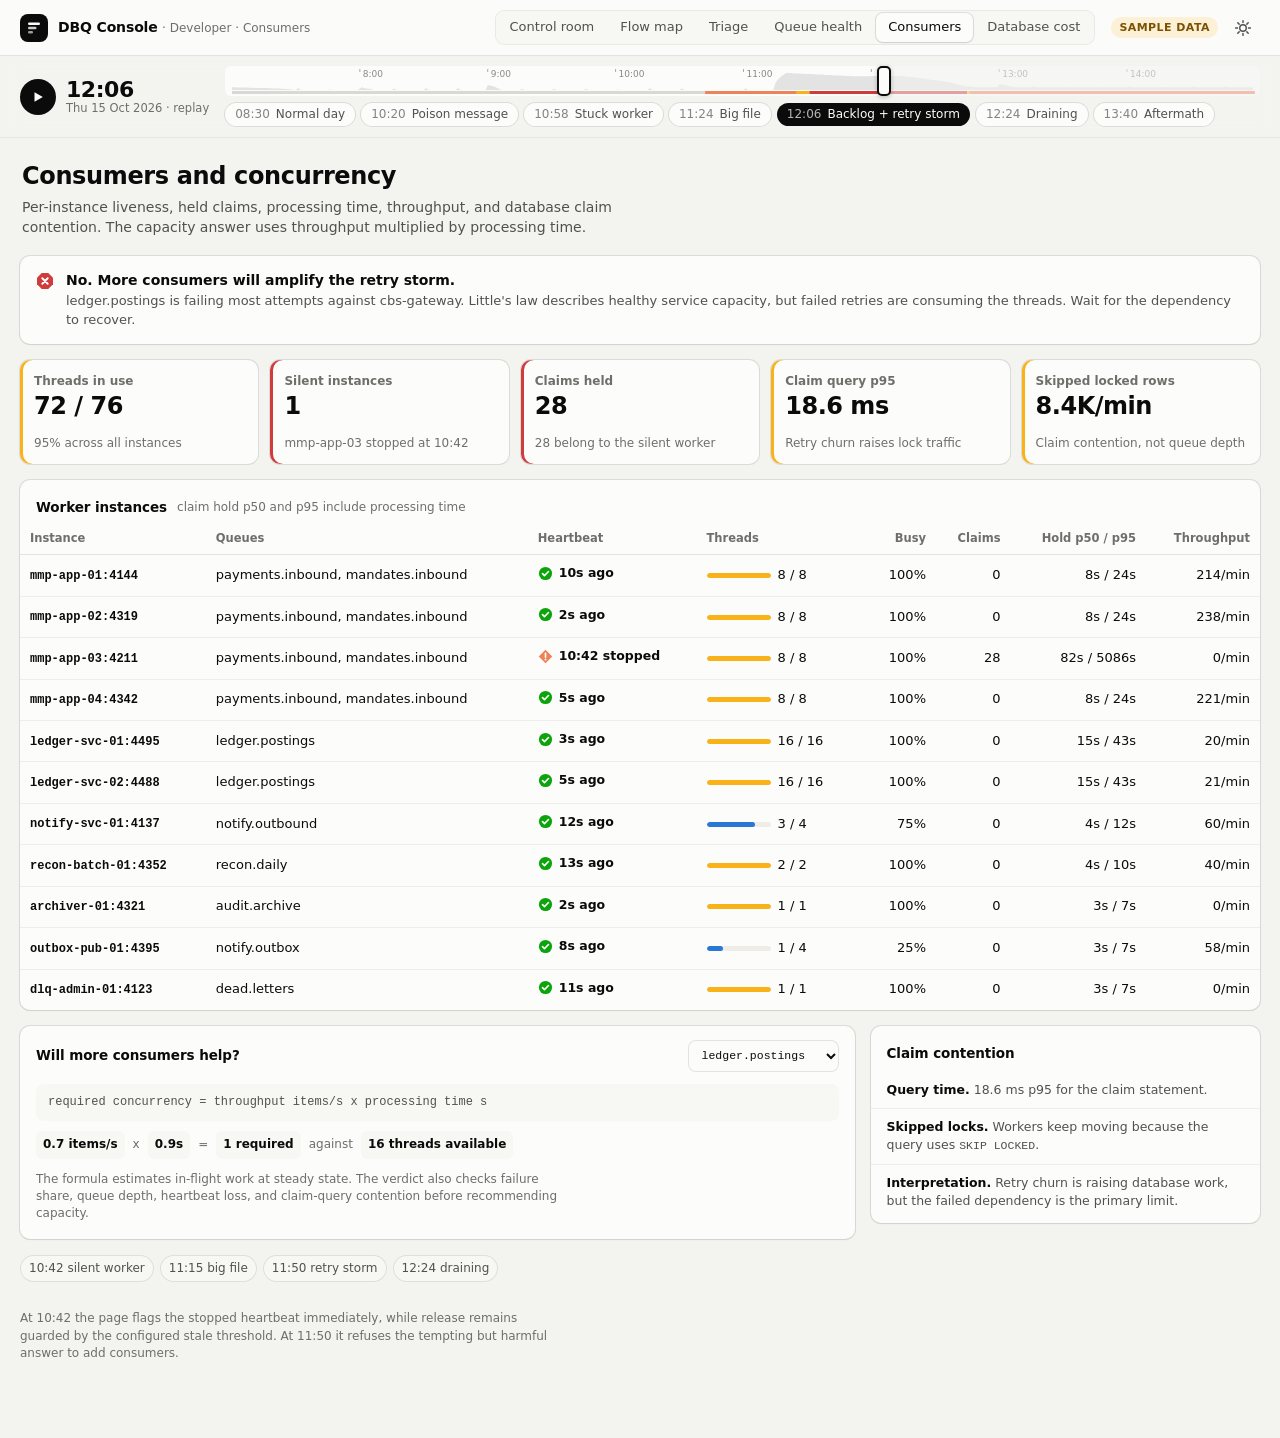
<file: consumers.html>
<!doctype html>
<html lang="en">
<head>
<meta charset="utf-8">
<meta name="viewport" content="width=device-width, initial-scale=1">
<title>DBQ consumers</title>
<script>try { var t = localStorage.getItem('dbq-theme'); if (t) document.documentElement.dataset.theme = t; } catch (e) {}</script>
<link rel="stylesheet" href="assets/dbq.css">
<link rel="stylesheet" href="assets/dev.css">
</head>
<body data-page="consumers">
<main class="page dev-page" id="app"></main>
<script src="assets/sim.js"></script>
<script src="assets/ui.js"></script>
<script src="assets/dev.js"></script>
</body>
</html>
</file>
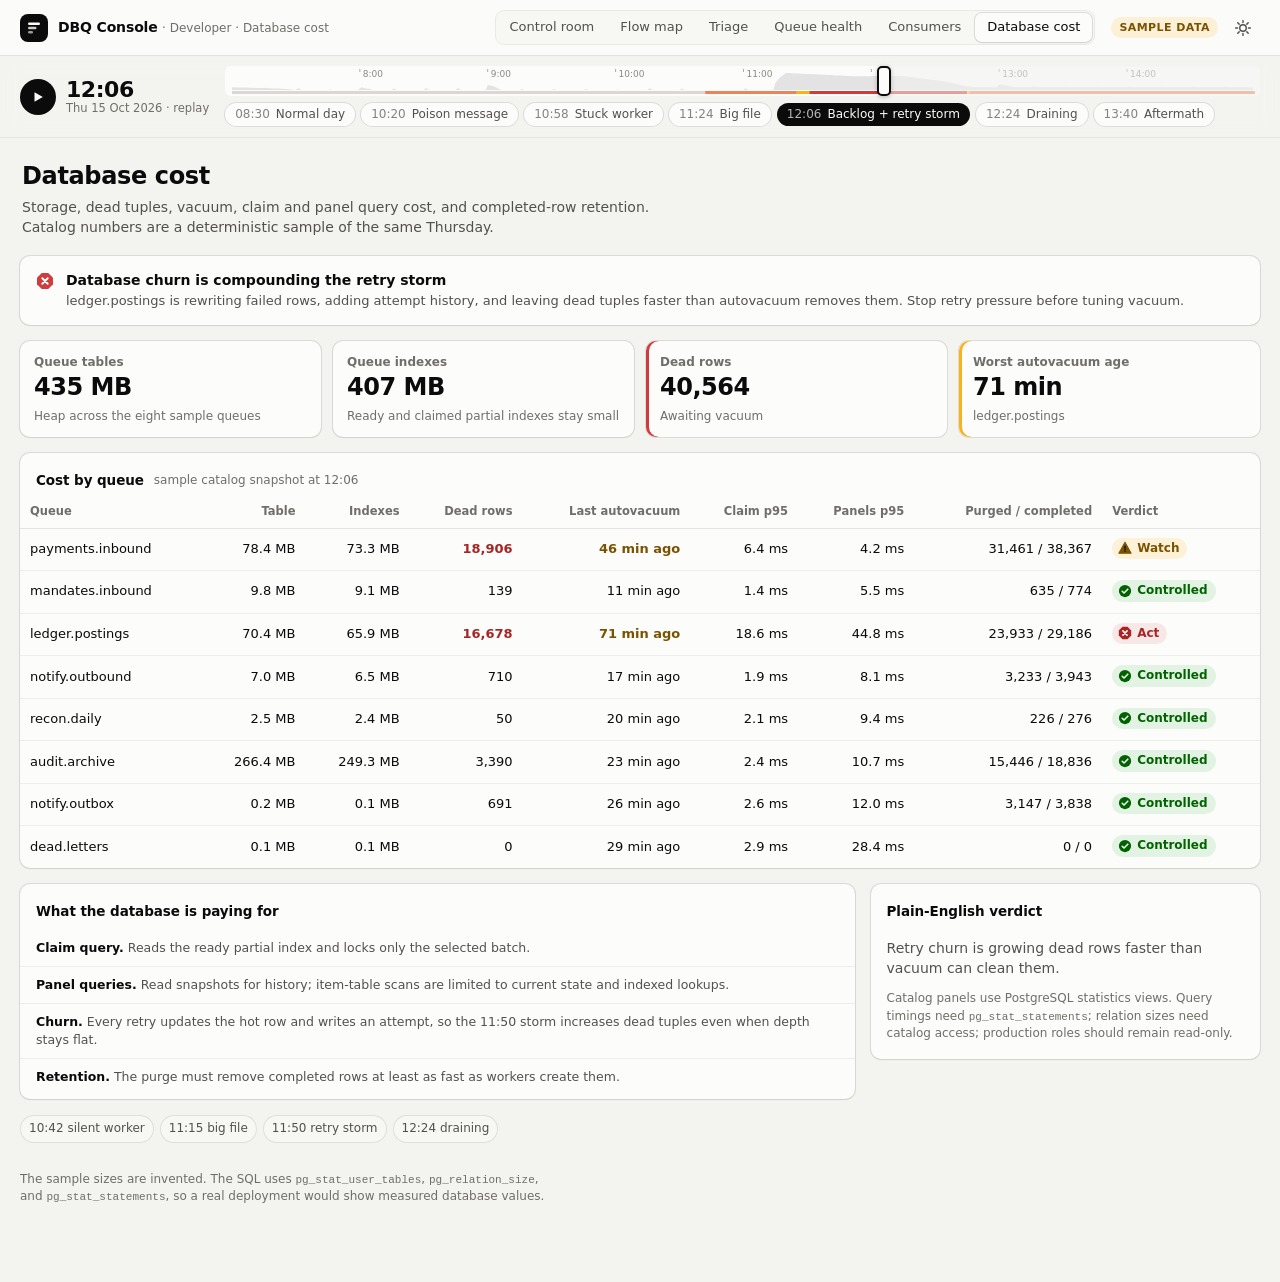
<file: database.html>
<!doctype html>
<html lang="en">
<head>
<meta charset="utf-8">
<meta name="viewport" content="width=device-width, initial-scale=1">
<title>DBQ database cost</title>
<script>try { var t = localStorage.getItem('dbq-theme'); if (t) document.documentElement.dataset.theme = t; } catch (e) {}</script>
<link rel="stylesheet" href="assets/dbq.css">
<link rel="stylesheet" href="assets/dev.css">
</head>
<body data-page="database">
<main class="page dev-page" id="app"></main>
<script src="assets/sim.js"></script>
<script src="assets/ui.js"></script>
<script src="assets/dev.js"></script>
</body>
</html>
</file>
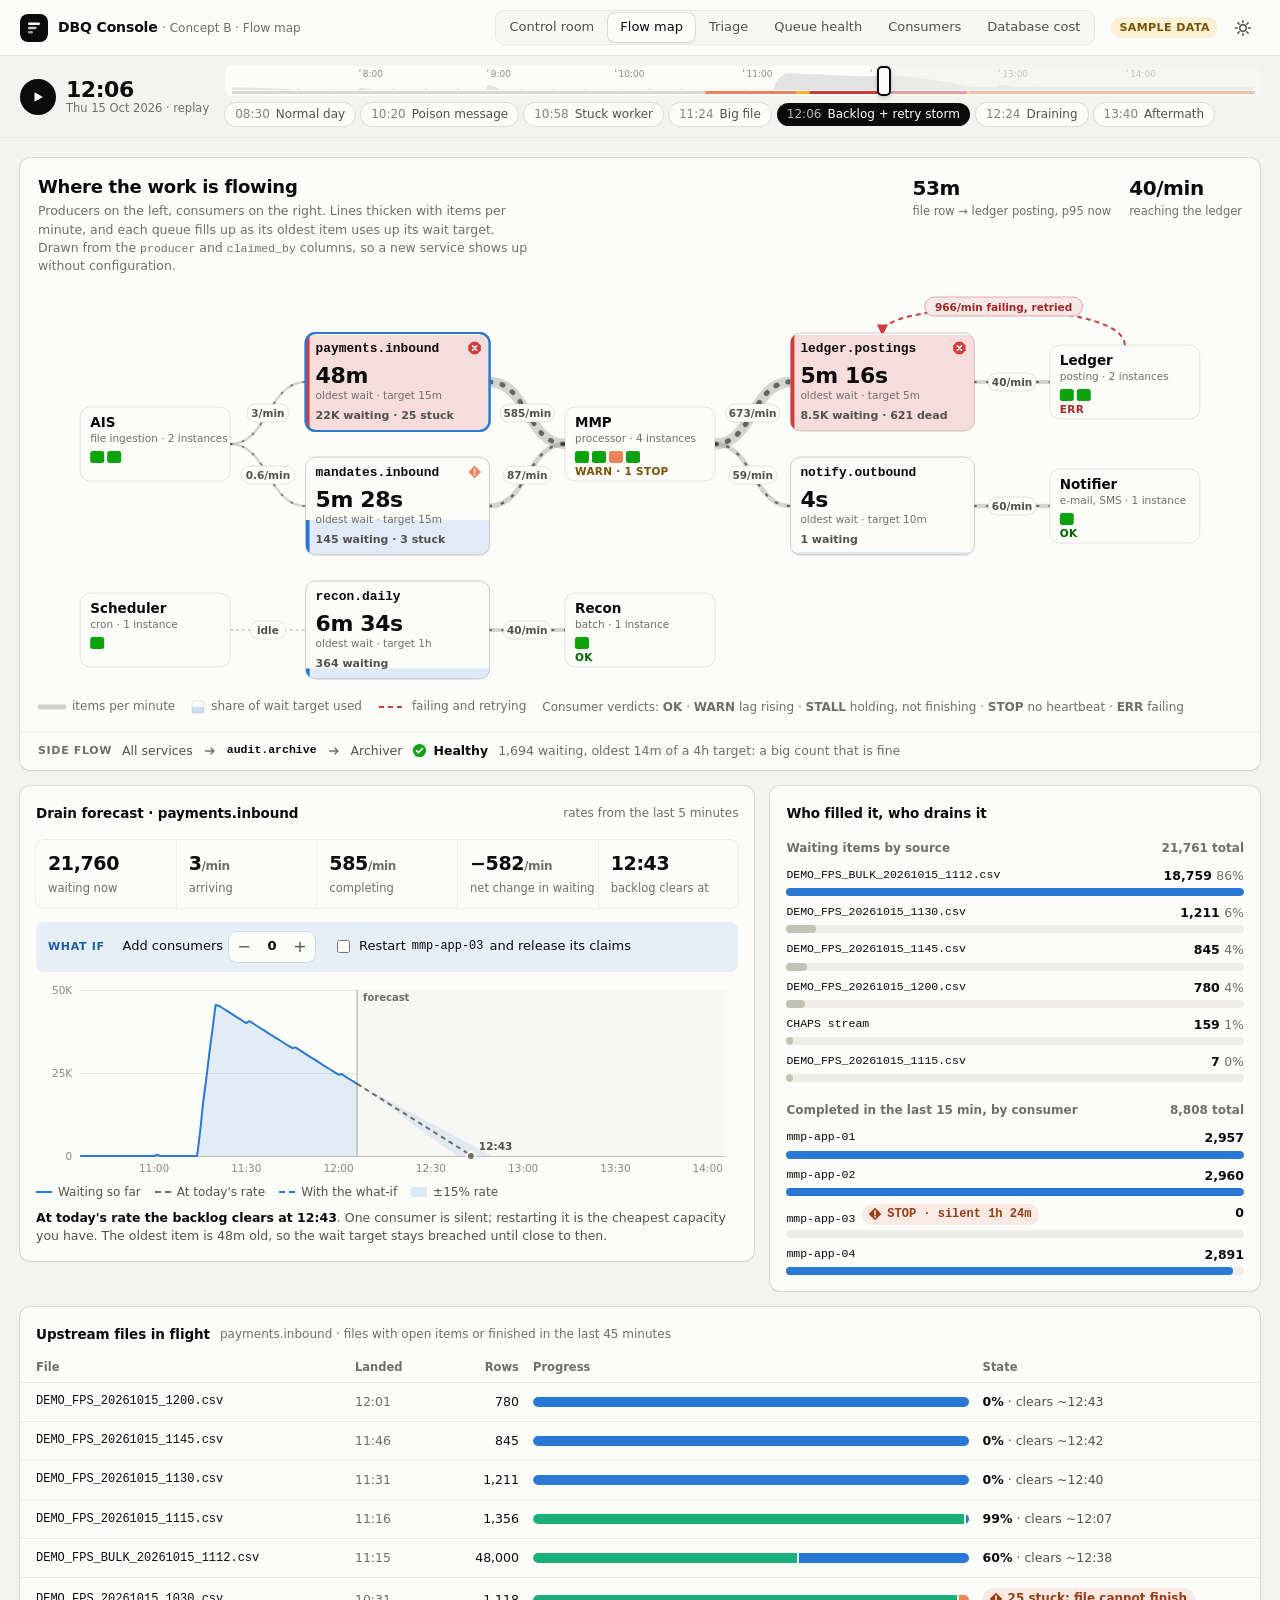
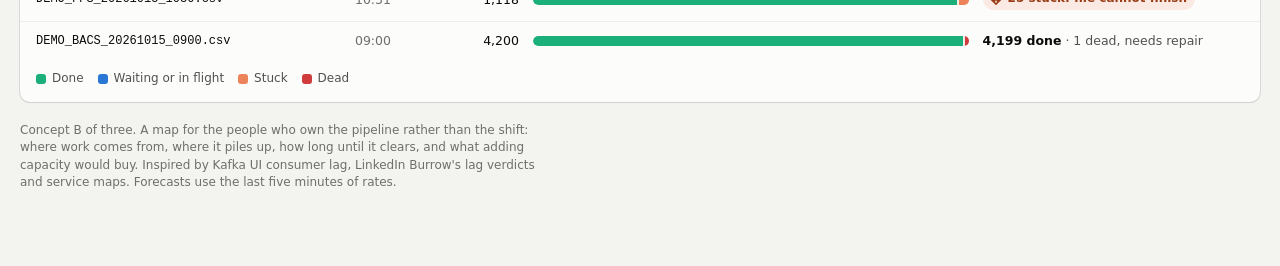
<file: flow.html>
<!doctype html>
<html lang="en">
<head>
<meta charset="utf-8">
<meta name="viewport" content="width=device-width, initial-scale=1">
<title>DBQ Flow Map</title>
<script>try { var t = localStorage.getItem('dbq-theme'); if (t) document.documentElement.dataset.theme = t; } catch (e) {}</script>
<link rel="stylesheet" href="assets/dbq.css">
<style>
  .map-card { overflow: hidden; }
  .map-head { display: flex; align-items: flex-start; gap: 12px 20px; padding: 16px 18px 4px; flex-wrap: wrap; }
  .map-head h1 { font-size: 18px; font-weight: 650; }
  .map-head p { margin: 2px 0 0; color: var(--ink-3); font-size: 12.5px; max-width: 62ch; }
  .map-head .spacer { flex: 1; }
  .e2e { display: flex; gap: 18px; flex-wrap: wrap; }
  .e2e div { display: flex; flex-direction: column; }
  .e2e b { font-size: 20px; font-weight: 650; letter-spacing: -0.02em; white-space: nowrap; }
  .e2e span { font-size: 11.5px; color: var(--ink-3); white-space: nowrap; }
  #map { width: 100%; display: block; }
  #map text { font-family: var(--font); }
  #map .mono { font-family: var(--mono); }
  .node { cursor: pointer; }
  .node:focus { outline: none; }
  .node:focus-visible .node-box { stroke: var(--accent); stroke-width: 2; }
  .node-box { fill: var(--surface); stroke: var(--line); stroke-width: 1; }
  .node.sel .node-box { stroke: var(--accent); stroke-width: 2; }
  .node:hover .node-box { stroke: var(--ink-3); }
  .node-line { fill: none; stroke: var(--line); stroke-width: 1; }
  .node.sel .node-line { stroke: var(--accent); stroke-width: 2; }
  .node:hover .node-line { stroke: var(--ink-3); }
  .edge { fill: none; stroke: var(--ink-3); opacity: 0.28; stroke-linecap: round; }
  .edge.idle { stroke-dasharray: 2 4; opacity: 0.35; }
  .flow { fill: none; stroke: var(--ink); opacity: 0.55; stroke-linecap: round; stroke-dasharray: 1.5 11; animation: flow 1.2s linear infinite; }
  @keyframes flow { to { stroke-dashoffset: -12.5; } }
  .retry { fill: none; stroke: var(--critical); stroke-width: 2; stroke-dasharray: 5 4; }
  .retry-flow { fill: none; stroke: var(--critical); stroke-width: 2; opacity: .0; }
  .pill-bg { fill: var(--surface); stroke: var(--line); }
  .pill-t { font-size: 10.5px; font-weight: 600; fill: var(--ink-2); font-variant-numeric: tabular-nums; }
  .legend-map { display: flex; gap: 16px; flex-wrap: wrap; padding: 2px 18px 14px; font-size: 12px; color: var(--ink-3); align-items: center; }
  .legend-map span { display: inline-flex; gap: 6px; align-items: center; }
  .legend-map span.plain { display: block; line-height: 1.6; }
  .side-flow { display: flex; align-items: center; gap: 10px; padding: 10px 18px; border-top: 1px solid var(--line-2); font-size: 12.5px; color: var(--ink-2); flex-wrap: wrap; cursor: pointer; }
  .side-flow:hover { background: var(--surface-2); }
  .side-flow .mono { font-weight: 620; color: var(--ink); }
  .side-flow svg.arrow { width: 14px; height: 14px; color: var(--ink-3); }

  .below { display: grid; grid-template-columns: minmax(0, 1.5fr) minmax(0, 1fr); gap: 16px; margin-top: 16px; align-items: start; }
  .stats { display: grid; grid-template-columns: repeat(5, minmax(0, 1fr)); gap: 1px; background: var(--line-2); border-radius: 8px; overflow: hidden; box-shadow: 0 0 0 1px var(--line-2); }
  .stats div { background: var(--surface); padding: 10px 12px; min-width: 0; }
  .stats b { display: block; font-size: 19px; font-weight: 650; letter-spacing: -0.02em; white-space: nowrap; }
  .stats span { font-size: 11.5px; color: var(--ink-3); white-space: nowrap; }
  .whatif { display: flex; gap: 10px 18px; align-items: center; flex-wrap: wrap; margin: 14px 0 6px; padding: 10px 12px; border-radius: 8px; background: var(--accent-wash); }
  .whatif .eyebrow { color: var(--accent-ink); }
  .stepper { display: inline-flex; align-items: center; gap: 0; border-radius: 8px; box-shadow: 0 0 0 1px var(--line); background: var(--surface); }
  .stepper button { width: 30px; height: 30px; border: 0; background: transparent; cursor: pointer; font-size: 16px; color: var(--ink-2); }
  .stepper button:hover { color: var(--ink); }
  .stepper output { min-width: 26px; text-align: center; font-weight: 650; font-variant-numeric: tabular-nums; }
  .whatif label { display: inline-flex; gap: 6px; align-items: center; font-size: 13px; }
  .verdict { font-size: 12.5px; color: var(--ink-2); margin: 8px 0 0; }
  .verdict b { color: var(--ink); }
  .fc-legend { display: flex; gap: 14px; flex-wrap: wrap; font-size: 12px; color: var(--ink-2); margin-top: 6px; }
  .fc-legend span { display: inline-flex; align-items: center; gap: 6px; }
  .fc-legend i { display: inline-block; width: 16px; height: 0; border-top: 2px solid var(--s1); }
  .fc-legend i.d1 { border-top: 2px dashed var(--ink-3); }
  .fc-legend i.d2 { border-top: 2px dashed var(--s1); }
  .fc-legend i.band { height: 10px; border: 0; background: var(--s1); opacity: .15; border-radius: 2px; }

  .bars { display: grid; gap: 8px; }
  .bar-row { display: grid; grid-template-columns: minmax(0, 1fr) auto; gap: 3px 10px; font-size: 12.5px; }
  .bar-row .lbl { overflow: hidden; text-overflow: ellipsis; white-space: nowrap; }
  .bar-row .val { font-variant-numeric: tabular-nums; color: var(--ink); font-weight: 600; text-align: right; }
  .bar-row .track { grid-column: 1 / -1; height: 8px; border-radius: 4px; background: var(--surface-3); position: relative; overflow: hidden; }
  .bar-row .track i { position: absolute; left: 0; top: 0; bottom: 0; border-radius: 0 4px 4px 0; background: var(--s1); }
  .bar-row.hl .track i { background: var(--s1); }
  .bar-row.dim .track i { background: var(--axis); }
  .bar-row.stop .track i { background: var(--serious); }
  .sub-h { font-size: 12px; font-weight: 640; color: var(--ink-3); margin: 0 0 10px; display: flex; justify-content: space-between; align-items: baseline; gap: 8px; }
  .sub-h span:last-child { white-space: nowrap; }

  .files { margin-top: 16px; }
  .file-row { display: grid; grid-template-columns: minmax(0, 1.4fr) 70px 80px minmax(0, 2fr) minmax(0, 1.2fr); gap: 6px 14px; align-items: center; padding: 10px 16px; border-top: 1px solid var(--line-2); font-size: 12.5px; }
  .file-row.head { border-top: 0; font-size: 11.5px; font-weight: 600; color: var(--ink-3); padding-top: 4px; padding-bottom: 6px; }
  .file-name { font-family: var(--mono); font-size: 12px; overflow: hidden; text-overflow: ellipsis; white-space: nowrap; }
  .prog { display: flex; height: 10px; border-radius: 5px; overflow: hidden; background: var(--surface-3); gap: 2px; }
  .prog i { display: block; height: 100%; }
  .prog i:first-child { border-radius: 5px 0 0 5px; }
  .fstate { font-size: 12.5px; color: var(--ink-2); }
  .fstate b { color: var(--ink); font-weight: 620; }
  .r { text-align: right; font-variant-numeric: tabular-nums; }

  @media (max-width: 1060px) {
    .below { grid-template-columns: minmax(0, 1fr); }
  }
  @media (max-width: 760px) {
    .stats { grid-template-columns: repeat(2, minmax(0, 1fr)); }
    .stats div:last-child { grid-column: 1 / -1; }
    .file-row { grid-template-columns: minmax(0, 1fr) auto; }
    .file-row .c-landed, .file-row .c-rows { display: none; }
    .file-row .prog { grid-column: 1 / -1; }
    .file-row.head { display: none; }
    .map-head { padding: 14px 14px 2px; }
    .legend-map { padding: 2px 14px 12px; }
    .side-flow { padding: 10px 14px; }
  }
</style>
</head>
<body>
<main class="page">
  <section class="card map-card" aria-label="Flow map">
    <div class="map-head">
      <div><h1>Where the work is flowing</h1>
        <p>Producers on the left, consumers on the right. Lines thicken with items per minute, and each queue fills up as its oldest item uses up its wait target. Drawn from the <code>producer</code> and <code>claimed_by</code> columns, so a new service shows up without configuration.</p></div>
      <span class="spacer"></span>
      <div class="e2e" id="e2e"></div>
    </div>
    <svg id="map" role="img" aria-label="Flow of work from producers through queues to consumers"></svg>
    <div class="legend-map">
      <span><svg width="28" height="8" aria-hidden="true"><line x1="1" y1="4" x2="27" y2="4" stroke="var(--ink-3)" stroke-width="5" opacity=".3" stroke-linecap="round"/></svg>items per minute</span>
      <span><svg width="14" height="14" aria-hidden="true"><rect x="1" y="1" width="12" height="12" rx="3" fill="var(--surface)" stroke="var(--line)"/><rect x="1" y="7" width="12" height="6" fill="var(--s1)" opacity=".22"/></svg>share of wait target used</span>
      <span><svg width="28" height="8" aria-hidden="true"><line x1="1" y1="4" x2="27" y2="4" stroke="var(--critical)" stroke-width="2" stroke-dasharray="5 4"/></svg>failing and retrying</span>
      <span class="plain">Consumer verdicts: <b>OK</b> · <b>WARN</b> lag rising · <b>STALL</b> holding, not finishing · <b>STOP</b> no heartbeat · <b>ERR</b> failing</span>
    </div>
    <div class="side-flow" id="sideFlow" tabindex="0" role="button"></div>
  </section>

  <div class="below">
    <section class="card" aria-label="Drain forecast">
      <div class="card-h"><h2 class="card-t" id="fcTitle">Drain forecast</h2><span class="spacer"></span><span class="card-sub" id="fcSub"></span></div>
      <div class="card-b">
        <div class="stats" id="fcStats"></div>
        <div class="whatif" id="whatif">
          <span class="eyebrow">What if</span>
          <label>Add consumers <span class="stepper"><button type="button" id="minus" aria-label="Fewer">−</button><output id="addN">0</output><button type="button" id="plus" aria-label="More">+</button></span></label>
          <label id="restoreWrap"><input type="checkbox" id="restore"> Restart <span class="mono" id="restoreName"></span> and release its claims</label>
        </div>
        <div id="fcChart" class="chart"></div>
        <div class="fc-legend"><span><i></i>Waiting so far</span><span><i class="d1"></i>At today's rate</span><span><i class="d2"></i>With the what-if</span><span><i class="band"></i>±15% rate</span></div>
        <p class="verdict" id="fcVerdict"></p>
      </div>
    </section>
    <section class="card" aria-label="Breakdowns">
      <div class="card-h"><h2 class="card-t">Who filled it, who drains it</h2></div>
      <div class="card-b">
        <div class="sub-h"><span>Waiting items by source</span><span id="srcTotal"></span></div>
        <div class="bars" id="bySource"></div>
        <div class="sub-h" style="margin-top:20px"><span>Completed in the last 15 min, by consumer</span><span id="conTotal"></span></div>
        <div class="bars" id="byConsumer"></div>
      </div>
    </section>
  </div>

  <section class="card files" id="filesCard" aria-label="Files in flight">
    <div class="card-h"><h2 class="card-t">Upstream files in flight</h2><span class="card-sub" id="filesSub"></span></div>
    <div id="files" style="padding:6px 0 6px"></div>
    <div class="legend" style="padding:4px 16px 14px"><span><i style="background:var(--s3)"></i>Done</span><span><i style="background:var(--s1)"></i>Waiting or in flight</span><span><i style="background:var(--serious)"></i>Stuck</span><span><i style="background:var(--critical)"></i>Dead</span></div>
  </section>
  <p class="footnote" style="margin-top:20px">Concept B of three. A map for the people who own the pipeline rather than the shift: where work comes from, where it piles up, how long until it clears, and what adding capacity would buy. Inspired by Kafka UI consumer lag, LinkedIn Burrow's lag verdicts and service maps. Forecasts use the last five minutes of rates.</p>
</main>

<script src="assets/sim.js"></script>
<script src="assets/ui.js"></script>
<script>
(function () {
  'use strict';
  var D = window.DBQ, U = window.DBQUI, esc = U.esc, $ = U.$, $$ = U.$$;
  U.mountChrome({ page: 'flow', subtitle: 'Concept B · Flow map' });

  var hashQ = U.parseHash().q;
  var sel = hashQ && D.QI[hashQ] != null ? hashQ : 'payments.inbound';
  var addN = 0, restore = false;

  // topology: grid positions (layer, row). In a real build this comes from SELECT DISTINCT producer / claimed_by.
  var NODES = [
    { id: 'AIS', type: 'svc', l: 0, r: 0.5, title: 'AIS', role: 'file ingestion', instances: ['ais-app-01', 'ais-app-02'], selects: 'payments.inbound' },
    { id: 'SCHED', type: 'svc', l: 0, r: 2, title: 'Scheduler', role: 'cron', instances: ['recon-scheduler'], selects: 'recon.daily' },
    { id: 'payments.inbound', type: 'q', l: 1, r: 0 },
    { id: 'mandates.inbound', type: 'q', l: 1, r: 1 },
    { id: 'recon.daily', type: 'q', l: 1, r: 2 },
    { id: 'MMP', type: 'svc', l: 2, r: 0.5, title: 'MMP', role: 'processor', consumes: ['payments.inbound', 'mandates.inbound'], selects: 'payments.inbound' },
    { id: 'RECON', type: 'svc', l: 2, r: 2, title: 'Recon', role: 'batch', consumes: ['recon.daily'], selects: 'recon.daily' },
    { id: 'ledger.postings', type: 'q', l: 3, r: 0 },
    { id: 'notify.outbound', type: 'q', l: 3, r: 1 },
    { id: 'LEDGER', type: 'svc', l: 4, r: 0, title: 'Ledger', role: 'posting', consumes: ['ledger.postings'], selects: 'ledger.postings' },
    { id: 'NOTIFY', type: 'svc', l: 4, r: 1, title: 'Notifier', role: 'e-mail, SMS', consumes: ['notify.outbound'], selects: 'notify.outbound' }
  ];
  var NI = {}; NODES.forEach(function (n) { NI[n.id] = n; });
  // edges carry a rate function of the minute
  function r5(q, key, m) { return D.sum(D.S[q][key], m - 4, m) / 5; }
  var EDGES = [
    { from: 'AIS', to: 'payments.inbound', rate: function (m) { return r5('payments.inbound', 'arr', m); } },
    { from: 'AIS', to: 'mandates.inbound', rate: function (m) { return r5('mandates.inbound', 'arr', m); } },
    { from: 'SCHED', to: 'recon.daily', rate: function (m) { return r5('recon.daily', 'arr', m); } },
    { from: 'payments.inbound', to: 'MMP', rate: function (m) { return r5('payments.inbound', 'done', m); } },
    { from: 'mandates.inbound', to: 'MMP', rate: function (m) { return r5('mandates.inbound', 'done', m); } },
    { from: 'recon.daily', to: 'RECON', rate: function (m) { return r5('recon.daily', 'done', m); } },
    { from: 'MMP', to: 'ledger.postings', rate: function (m) { return r5('ledger.postings', 'arr', m); } },
    { from: 'MMP', to: 'notify.outbound', rate: function (m) { return r5('notify.outbound', 'arr', m); } },
    { from: 'ledger.postings', to: 'LEDGER', rate: function (m) { return r5('ledger.postings', 'done', m); } },
    { from: 'notify.outbound', to: 'NOTIFY', rate: function (m) { return r5('notify.outbound', 'done', m); } }
  ];
  NI.LEDGER.instances = D.QUEUES[D.QI['ledger.postings']].workers;
  NI.NOTIFY.instances = D.QUEUES[D.QI['notify.outbound']].workers;
  NI.MMP.instances = D.QUEUES[D.QI['payments.inbound']].workers;
  NI.RECON.instances = D.QUEUES[D.QI['recon.daily']].workers;

  /* ---------- Burrow-style verdicts ---------- */
  function groupVerdict(qname, m) {
    var s = D.S[qname], q = D.QUEUES[D.QI[qname]];
    var f10 = D.sum(s.fail, m - 9, m), d10 = D.sum(s.done, m - 9, m);
    if (f10 > d10 && f10 > 50) return { v: 'ERR', sev: 'critical', why: 'more attempts fail than succeed' };
    var drained = false; for (var i = m - 9; i <= m; i++) if (i >= 0 && s.oldest[i] < 30) drained = true;
    if (drained) return { v: 'OK', sev: 'good', why: 'caught up at least once in 10 min' };
    var rising = true; for (i = m - 8; i <= m; i++) if (!(s.oldest[i] >= s.oldest[i - 1])) rising = false;
    if (d10 === 0) return { v: 'STALL', sev: 'serious', why: 'items waiting but none completing' };
    if (rising) return { v: 'WARN', sev: 'warning', why: 'completing, but lag rose at every sample' };
    return { v: 'OK', sev: 'good', why: 'lag falling' };
  }
  function instVerdict(id, qname, m) {
    var q = D.QUEUES[D.QI[qname]], w = D.WORKERS[id];
    if (w.hb[m] > q.stale) return { v: 'STOP', sev: 'serious' };
    return null;
  }

  /* ---------- layout ---------- */
  function layout(W) {
    var vertical = W < 720, pos = {};
    if (!vertical) {
      var padX = 14, colW = (W - padX * 2) / 5, rowH = 124, top = 40;
      NODES.forEach(function (n) {
        var w = n.type === 'q' ? Math.min(184, colW - 44) : Math.min(150, colW - 64), h = n.type === 'q' ? 98 : 74;
        pos[n.id] = { x: padX + colW * (n.l + 0.5), y: top + rowH * (n.r + 0.5), w: w, h: h };
      });
      return { vertical: false, pos: pos, H: top + rowH * 3 + 4 };
    }
    var pad = 10, cw = (W - pad * 2) / 3, rh = 132, top2 = 14;
    NODES.forEach(function (n) {
      var w = cw - 10, h = n.type === 'q' ? 92 : 64;
      pos[n.id] = { x: pad + cw * (n.r + 0.5), y: top2 + rh * (n.l + 0.5), w: w, h: h };
    });
    return { vertical: true, pos: pos, H: top2 + rh * 5 + 4 };
  }

  function edgePath(a, b, vertical) {
    var sx, sy, tx, ty;
    if (!vertical) { sx = a.x + a.w / 2; sy = a.y; tx = b.x - b.w / 2; ty = b.y; var c = (tx - sx) * 0.5;
      return { d: 'M' + sx + ' ' + sy + 'C' + (sx + c) + ' ' + sy + ',' + (tx - c) + ' ' + ty + ',' + tx + ' ' + ty, mx: (sx + tx) / 2, my: (sy + ty) / 2 }; }
    sx = a.x; sy = a.y + a.h / 2; tx = b.x; ty = b.y - b.h / 2; var c2 = (ty - sy) * 0.5;
    return { d: 'M' + sx + ' ' + sy + 'C' + sx + ' ' + (sy + c2) + ',' + tx + ' ' + (ty - c2) + ',' + tx + ' ' + ty, mx: (sx + tx) / 2, my: (sy + ty) / 2 };
  }
  function icon(sev, x, y, size) {
    return '<svg x="' + x + '" y="' + y + '" width="' + size + '" height="' + size + '" viewBox="0 0 16 16" class="status ' + sev + '" style="color:var(--' + (sev === 'good' ? 'good' : sev) + ')">' + U.ICON[sev].replace(/^<svg[^>]*>/, '').replace(/<\/svg>$/, '') + '</svg>';
  }

  function renderMap(m) {
    var svg = $('#map'), W = svg.parentNode.clientWidth;
    var L = layout(W), pos = L.pos, v = L.vertical;
    svg.setAttribute('viewBox', '0 0 ' + W + ' ' + L.H);
    svg.setAttribute('height', L.H);
    var out = '';
    var rates = EDGES.map(function (e) { return e.rate(m); });
    var maxR = Math.max.apply(null, rates.concat([200]));
    // edges
    EDGES.forEach(function (e, i) {
      var p = edgePath(pos[e.from], pos[e.to], v), r = rates[i];
      var w = r < 0.5 ? 1.5 : 2 + 9 * Math.sqrt(r / maxR);
      out += '<path class="edge' + (r < 0.5 ? ' idle' : '') + '" d="' + p.d + '" stroke-width="' + w.toFixed(1) + '"/>';
      if (r >= 0.5) out += '<path class="flow" d="' + p.d + '" stroke-width="' + Math.max(1.5, w * 0.45).toFixed(1) + '" style="animation-duration:' + Math.max(0.35, Math.min(2.4, 60 / Math.sqrt(r * 30))).toFixed(2) + 's"/>';
      var lbl = r >= 0.5 ? U.rate(r) + '/min' : 'idle';
      var tw = lbl.length * 6 + 12;
      out += '<g class="edge-lbl" data-edge="' + i + '"><rect class="pill-bg" x="' + (p.mx - tw / 2) + '" y="' + (p.my - 9) + '" width="' + tw + '" height="18" rx="9"/>' +
        '<text class="pill-t" x="' + p.mx + '" y="' + (p.my + 3.6) + '" text-anchor="middle">' + lbl + '</text></g>';
    });
    // retry loop for queues failing a lot
    D.QUEUES.forEach(function (q) {
      var f = r5(q.name, 'fail', m); if (f < 30) return;
      var cons = NODES.filter(function (n) { return n.consumes && n.consumes.indexOf(q.name) >= 0; })[0];
      var a = pos[cons.id], b = pos[q.name], d, lx, ly, anchor = 'middle';
      if (!v) { var yTop = Math.min(a.y - a.h / 2, b.y - b.h / 2) - 34;
        d = 'M' + a.x + ' ' + (a.y - a.h / 2) + 'C' + a.x + ' ' + yTop + ',' + b.x + ' ' + yTop + ',' + b.x + ' ' + (b.y - b.h / 2); lx = (a.x + b.x) / 2; ly = yTop + 8; }
      else { var xL = Math.min(a.x - a.w / 2, b.x - b.w / 2) - 7;
        d = 'M' + (a.x - a.w / 2) + ' ' + a.y + 'C' + xL + ' ' + a.y + ',' + xL + ' ' + b.y + ',' + (b.x - b.w / 2) + ' ' + b.y; lx = null; }
      out += '<path class="retry" d="' + d + '" marker-end="url(#arrRed)"/>';
      if (lx != null) {
        var t = U.rate(f) + '/min failing, retried';
        var tw2 = t.length * 6 + 14;
        out += '<rect x="' + (lx - tw2 / 2) + '" y="' + (ly - 10) + '" width="' + tw2 + '" height="19" rx="9.5" fill="var(--surface)"/>' +
          '<rect x="' + (lx - tw2 / 2) + '" y="' + (ly - 10) + '" width="' + tw2 + '" height="19" rx="9.5" fill="var(--critical-wash)" stroke="var(--critical)" stroke-opacity=".4"/>' +
          '<text x="' + lx + '" y="' + (ly + 3.5) + '" text-anchor="middle" font-size="10.5" font-weight="650" fill="var(--critical-ink)">' + t + '</text>';
      }
    });
    // nodes
    NODES.forEach(function (n) {
      var p = pos[n.id], x0 = p.x - p.w / 2, y0 = p.y - p.h / 2;
      var selCls = (n.id === sel || n.selects === sel && n.type === 'svc' && false) ? ' sel' : '';
      if (n.type === 'q') {
        var qv = D.queueAt(n.id, m), q = qv.q, sev = D.healthOf(n.id, m);
        var ratio = Math.min(1, qv.oldest / q.slo), lvl = (p.h - 2) * Math.max(0.03, ratio);
        var col = qv.oldest >= q.slo ? 'var(--critical)' : ratio >= 0.66 ? 'var(--warning)' : 'var(--s1)';
        var dot = n.id.indexOf('.');
        out += '<g class="node' + (n.id === sel ? ' sel' : '') + '" data-node="' + n.id + '" tabindex="0" role="button" aria-label="' + esc(n.id) + '">' +
          '<clipPath id="cp-' + n.id.replace('.', '-') + '"><rect x="' + x0 + '" y="' + y0 + '" width="' + p.w + '" height="' + p.h + '" rx="10"/></clipPath>' +
          '<rect class="node-box" x="' + x0 + '" y="' + y0 + '" width="' + p.w + '" height="' + p.h + '" rx="10"/>' +
          '<g clip-path="url(#cp-' + n.id.replace('.', '-') + ')"><rect x="' + x0 + '" y="' + (y0 + p.h - lvl) + '" width="' + p.w + '" height="' + lvl + '" fill="' + col + '" opacity="' + (qv.oldest >= q.slo ? 0.16 : 0.13) + '"/>' +
          '<rect x="' + x0 + '" y="' + (y0 + p.h - lvl) + '" width="4" height="' + lvl + '" fill="' + col + '"/></g>' +
          '<rect class="node-line" x="' + x0 + '" y="' + y0 + '" width="' + p.w + '" height="' + p.h + '" rx="10"/>' +
          (v ? '<text class="mono" x="' + (x0 + 10) + '" y="' + (y0 + 16) + '" font-size="10" font-weight="650" fill="var(--ink)">' + esc(n.id.slice(0, dot)) + '</text>' +
            '<text class="mono" x="' + (x0 + 10) + '" y="' + (y0 + 28) + '" font-size="10" fill="var(--ink-3)">' + esc(n.id.slice(dot)) + '</text>'
            : '<text class="mono" x="' + (x0 + 10) + '" y="' + (y0 + 19) + '" font-size="11.5" font-weight="650" fill="var(--ink)">' + esc(n.id) + '</text>') +
          (sev !== 'good' && !v ? icon(sev, x0 + p.w - 22, y0 + 8, 14) : '') +
          (sev !== 'good' && v ? icon(sev, x0 + p.w - 19, y0 + 7, 12) : '') +
          '<text x="' + (x0 + 10) + '" y="' + (y0 + (v ? 51 : 50)) + '" font-size="' + (v ? 17 : 22) + '" font-weight="650" fill="var(--ink)" letter-spacing="-0.4">' + (qv.oldest ? D.fmtDur(qv.oldest) : 'caught up') + '</text>' +
          (!v ? '<text x="' + (x0 + 10) + '" y="' + (y0 + 66) + '" font-size="10.5" fill="var(--ink-3)">oldest wait · target ' + D.fmtDur(q.slo) + '</text>' : '') +
          '<text x="' + (x0 + 10) + '" y="' + (y0 + (v ? 68 : 86)) + '" font-size="' + (v ? 10 : 11) + '" fill="var(--ink-2)" font-weight="560">' + U.compact(qv.waiting) + ' waiting' + (qv.stuck && !v ? ' · ' + qv.stuck + ' stuck' : '') + (qv.dead && !v && qv.dead > 50 ? ' · ' + U.compact(qv.dead) + ' dead' : '') + '</text>' +
          (v && (qv.stuck || qv.dead > 50) ? '<text x="' + (x0 + 10) + '" y="' + (y0 + 82) + '" font-size="10" fill="var(--serious-ink)" font-weight="600">' + (qv.stuck ? qv.stuck + ' stuck' : U.compact(qv.dead) + ' dead') + '</text>' : '') +
          '</g>';
      } else {
        var insts = n.instances || [];
        var cq = n.consumes ? n.consumes[0] : null;
        var gv = cq ? groupVerdict(cq, m) : null;
        var pipW = Math.min(14, (p.w - 20) / Math.max(1, insts.length) - 3);
        out += '<g class="node" data-node="' + n.id + '" tabindex="0" role="button" aria-label="' + esc(n.title) + '">' +
          '<rect class="node-box" x="' + x0 + '" y="' + y0 + '" width="' + p.w + '" height="' + p.h + '" rx="10"/>' +
          '<text x="' + (x0 + 10) + '" y="' + (y0 + 20) + '" font-size="' + (v ? 12.5 : 13.5) + '" font-weight="680" fill="var(--ink)">' + esc(n.title) + '</text>' +
          (!v ? '<text x="' + (x0 + 10) + '" y="' + (y0 + 35) + '" font-size="10.5" fill="var(--ink-3)">' + esc(n.role) + ' · ' + insts.length + (insts.length === 1 ? ' instance' : ' instances') + '</text>' : '');
        insts.forEach(function (id, i) {
          var stop = cq && instVerdict(id, cq, m);
          out += '<rect x="' + (x0 + 10 + i * (pipW + 3)) + '" y="' + (y0 + (v ? 30 : 44)) + '" width="' + pipW + '" height="' + (v ? 10 : 12) + '" rx="2.5" fill="var(--' + (stop ? 'serious' : 'good') + ')"><title>' + esc(id) + (stop ? ' · STOP: no heartbeat' : ' · heartbeating') + '</title></rect>';
        });
        if (gv) {
          var stops = insts.filter(function (id) { return instVerdict(id, cq, m); }).length;
          var txt = gv.v + (stops ? ' · ' + stops + ' STOP' : '');
          out += '<text x="' + (x0 + 10) + '" y="' + (y0 + (v ? 55 : 68)) + '" font-size="' + (v ? 10 : 10.5) + '" font-weight="700" letter-spacing=".3" fill="var(--' + (gv.sev === 'good' ? 'good' : gv.sev) + '-ink)">' + txt + '</text>';
        }
        out += '</g>';
      }
    });
    svg.innerHTML = '<defs><marker id="arrRed" viewBox="0 0 10 10" refX="7" refY="5" markerWidth="7" markerHeight="7" orient="auto-start-reverse"><path d="M1 1L9 5L1 9z" fill="var(--critical)"/></marker></defs>' + out;
    $$('#map .node').forEach(function (g) {
      var go = function () { var n = NI[g.dataset.node]; select(n.type === 'q' ? n.id : n.selects); };
      g.addEventListener('click', go); g.addEventListener('keydown', function (e) { if (e.key === 'Enter' || e.key === ' ') { e.preventDefault(); go(); } });
    });
    $$('#map .edge-lbl').forEach(function (g) {
      g.addEventListener('pointermove', function (e) {
        var ed = EDGES[+g.dataset.edge], a = NI[ed.from], b = NI[ed.to];
        U.tip(U.tipRows(D.clock(m) + ' · last 5 min', [{ color: 'var(--ink-3)', value: U.rate(ed.rate(m)) + '/min', label: (a.title || a.id) + ' → ' + (b.title || b.id) }]), e.clientX, e.clientY);
      });
      g.addEventListener('pointerleave', function () { U.tip(null); });
    });
    // end-to-end
    var p = D.queueAt('payments.inbound', m), l = D.queueAt('ledger.postings', m);
    var e2e = p.p95 + l.p95 + 4;
    $('#e2e').innerHTML = '<div><b>' + D.fmtDur(e2e) + '</b><span>file row → ledger posting, p95 now</span></div>' +
      '<div><b>' + U.rate(r5('ledger.postings', 'done', m)) + '/min</b><span>reaching the ledger</span></div>';
    // side flow
    var a = D.queueAt('audit.archive', m), asev = D.healthOf('audit.archive', m);
    $('#sideFlow').innerHTML = '<span class="eyebrow">Side flow</span><span>All services</span><svg class="arrow" viewBox="0 0 16 16">' + U.ICON.arrow.replace(/^<svg[^>]*>|<\/svg>$/g, '') + '</svg>' +
      '<span class="mono">audit.archive</span><svg class="arrow" viewBox="0 0 16 16">' + U.ICON.arrow.replace(/^<svg[^>]*>|<\/svg>$/g, '') + '</svg><span>Archiver</span>' + U.status(asev) +
      '<span class="muted">' + D.fmtNum(a.waiting) + ' waiting, oldest ' + D.fmtDur(a.oldest) + ' of a ' + D.fmtDur(a.q.slo) + ' target: a big count that is fine</span>';
  }
  $('#sideFlow').addEventListener('click', function () { select('audit.archive'); });
  $('#sideFlow').addEventListener('keydown', function (e) { if (e.key === 'Enter') select('audit.archive'); });

  function select(name) {
    sel = name; addN = 0; restore = false; U.writeHash({ q: name });
    render(U.now());
  }

  /* ---------- forecast ---------- */
  function forecast(m) {
    var q = D.QUEUES[D.QI[sel]], s = D.S[sel], v = D.queueAt(sel, m);
    var live = Math.max(1, v.live);
    var failShare = v.fail5 / Math.max(1, v.fail5 + v.out5);
    var stuckW = sel === 'payments.inbound' || sel === 'mandates.inbound' ? D.STUCK.worker : null;
    var canRestore = !!(stuckW && D.WORKERS[stuckW].hb[m] > q.stale);
    var perW = v.out5 / live;
    var extra = addN + (restore && canRestore ? 1 : 0);
    var net0 = v.out5 - v.in5;
    var bound = failShare > 0.5;   // throughput is limited by failures, not by consumers
    var net1 = bound ? net0 : v.out5 + extra * perW - v.in5;
    var W0 = v.waiting + (restore && canRestore ? (D.STUCK.claims[sel] || 0) : 0);
    return { q: q, s: s, v: v, net0: net0, net1: net1, W0: v.waiting, W1: W0, bound: bound, failShare: failShare, canRestore: canRestore, stuckW: stuckW, extra: extra, perW: perW };
  }
  function eta(W, net) { return net > 0 ? Math.max(1, Math.round(W / net)) : null; }
  function renderForecast(m) {
    var f = forecast(m), v = f.v, q = f.q;
    $('#fcTitle').textContent = 'Drain forecast · ' + sel;
    $('#fcSub').textContent = 'rates from the last 5 minutes';
    var e0 = eta(f.W0, f.net0), e1 = eta(f.W1, f.net1);
    var clears = v.waiting < 50 ? 'caught up' : e0 ? D.clock(Math.min(m + e0, 9999)) : 'not draining';
    if (e0 && m + e0 >= D.N) clears = 'after 15:00';
    $('#fcStats').innerHTML =
      '<div><b>' + D.fmtNum(v.waiting) + '</b><span>waiting now</span></div>' +
      '<div><b>' + U.rate(v.in5) + '<small style="font-size:12px;color:var(--ink-3)">/min</small></b><span>arriving</span></div>' +
      '<div><b>' + U.rate(v.out5) + '<small style="font-size:12px;color:var(--ink-3)">/min</small></b><span>completing</span></div>' +
      '<div><b>' + (f.net0 > 0 ? '−' : f.net0 < 0 ? '+' : '') + U.rate(Math.abs(f.net0)) + '<small style="font-size:12px;color:var(--ink-3)">/min</small></b><span>net change in waiting</span></div>' +
      '<div><b>' + clears + '</b><span>' + (v.waiting < 50 ? 'nothing to drain' : 'backlog clears at') + '</span></div>';
    $('#addN').textContent = addN;
    $('#restoreWrap').style.display = f.canRestore ? '' : 'none';
    $('#restoreName').textContent = f.stuckW || '';
    $('#restore').checked = restore;
    // chart
    var host = $('#fcChart'), Wd = host.clientWidth, H = 200; if (!Wd) return;
    var past = 90, fut = 120, from = Math.max(0, m - past), to = m + fut;
    var series = [], maxV = 10;
    for (var i = from; i <= m; i++) { series.push(f.s.waiting[i]); maxV = Math.max(maxV, f.s.waiting[i]); }
    function proj(W, net, t) { return Math.max(0, W - net * t); }
    for (var t = 0; t <= fut; t += 5) maxV = Math.max(maxV, proj(f.W0, f.net0, t), proj(f.W1, f.net1 * 0.85, t));
    maxV = U.niceMax(maxV * 1.08);
    var padL = 44, padR = 12, padT = 12, padB = 22, iw = Wd - padL - padR, ih = H - padT - padB;
    var X = function (mm) { return padL + iw * (mm - from) / (to - from); }, Y = function (val) { return padT + ih - ih * Math.min(val, maxV) / maxV; };
    var o = '';
    [0, maxV / 2, maxV].forEach(function (tv) {
      o += '<line class="' + (tv ? 'gridline' : 'baseline') + '" x1="' + padL + '" x2="' + (Wd - padR) + '" y1="' + Y(tv) + '" y2="' + Y(tv) + '"/>' +
        '<text class="tick" x="' + (padL - 8) + '" y="' + (Y(tv) + 3.5) + '" text-anchor="end">' + U.compact(tv) + '</text>';
    });
    for (var tm = Math.ceil((from + D.START_H * 60) / 30) * 30 - D.START_H * 60; tm <= to; tm += (iw < 420 ? 60 : 30)) {
      if (X(tm) < padL + 14 || X(tm) > Wd - padR - 14) continue;
      o += '<text class="tick" x="' + X(tm) + '" y="' + (H - 6) + '" text-anchor="middle">' + D.clock(tm % (24 * 60)) + '</text>';
    }
    o += '<rect x="' + X(m) + '" y="' + padT + '" width="' + (X(to) - X(m)) + '" height="' + ih + '" fill="var(--surface-2)"/>';
    o += '<text x="' + (X(m) + 6) + '" y="' + (padT + 11) + '" font-size="10" fill="var(--ink-3)" font-weight="600">forecast</text>';
    var d = series.map(function (val, k) { return (k ? 'L' : 'M') + X(from + k).toFixed(1) + ' ' + Y(val).toFixed(1); }).join('');
    o += '<path d="' + d + 'L' + X(m) + ' ' + Y(0) + 'L' + X(from) + ' ' + Y(0) + 'Z" fill="var(--s1)" opacity=".12"/><path d="' + d + '" fill="none" stroke="var(--s1)" stroke-width="2" stroke-linejoin="round"/>';
    function line(W, net, dash, color, op) {
      var p = '';
      for (var tt = 0; tt <= fut; tt++) { p += (tt ? 'L' : 'M') + X(m + tt).toFixed(1) + ' ' + Y(proj(W, net, tt)).toFixed(1); if (proj(W, net, tt) <= 0) break; }
      return '<path d="' + p + '" fill="none" stroke="' + color + '" stroke-width="2" stroke-dasharray="' + dash + '" opacity="' + (op || 1) + '"/>';
    }
    if (v.waiting >= 50) {
      // cone around the what-if projection
      var up = '', dn = '';
      for (var tt = 0; tt <= fut; tt++) { up += (tt ? 'L' : 'M') + X(m + tt).toFixed(1) + ' ' + Y(proj(f.W1, f.net1 >= 0 ? f.net1 * 0.85 : f.net1 * 1.15, tt)).toFixed(1); }
      for (tt = fut; tt >= 0; tt--) { dn += 'L' + X(m + tt).toFixed(1) + ' ' + Y(proj(f.W1, f.net1 >= 0 ? f.net1 * 1.15 : f.net1 * 0.85, tt)).toFixed(1); }
      o += '<path d="' + up + dn + 'Z" fill="var(--s1)" opacity=".10"/>';
      o += line(f.W0, f.net0, '5 4', 'var(--ink-3)');
      if (f.extra) o += line(f.W1, f.net1, '5 4', 'var(--s1)');
      if (e0 && e0 <= fut) o += '<circle cx="' + X(m + e0) + '" cy="' + Y(0) + '" r="4" fill="var(--ink-3)" stroke="var(--surface)" stroke-width="2"/><text x="' + (X(m + e0) + 8) + '" y="' + (Y(0) - 6) + '" font-size="10.5" font-weight="650" fill="var(--ink-2)">' + D.clock(m + e0) + '</text>';
      if (f.extra && e1 && e1 <= fut && e1 !== e0) o += '<circle cx="' + X(m + e1) + '" cy="' + Y(0) + '" r="4" fill="var(--s1)" stroke="var(--surface)" stroke-width="2"/><text x="' + (X(m + e1) + 8) + '" y="' + (Y(0) - 6) + '" font-size="10.5" font-weight="650" fill="var(--accent-ink)">' + D.clock(m + e1) + '</text>';
    }
    o += '<line x1="' + X(m) + '" x2="' + X(m) + '" y1="' + padT + '" y2="' + (padT + ih) + '" stroke="var(--ink)" opacity=".35"/>';
    host.innerHTML = '<svg viewBox="0 0 ' + Wd + ' ' + H + '" height="' + H + '" role="img" aria-label="Waiting items, history and forecast">' + o + '</svg>';
    // verdict
    var txt;
    if (v.waiting < 50) txt = '<b>Nothing to forecast.</b> ' + sel + ' is caught up; the oldest item has waited ' + D.fmtDur(v.oldest) + '.';
    else if (f.bound) txt = '<b>More consumers will not help.</b> ' + Math.round(f.failShare * 100) + '% of attempts fail with one error, so capacity is not the limit. Fix or wait out the dependency, and consider pausing the queue so retries stop burning attempts.';
    else if (!e0) txt = '<b>Not draining.</b> Items arrive faster than they complete, so the backlog grows by about ' + U.rate(-f.net0) + ' a minute.' + (f.extra && e1 ? ' With the what-if it clears at ' + D.clock(m + e1) + '.' : '');
    else txt = '<b>At today\'s rate the backlog clears at ' + D.clock(m + e0) + '</b>' + (f.extra && e1 ? ', or at <b>' + D.clock(m + e1) + '</b> with the what-if (' + (e0 - e1) + ' min sooner).' : '.') +
      (f.canRestore && !restore ? ' One consumer is silent; restarting it is the cheapest capacity you have.' : '') +
      (v.oldest >= q.slo ? ' The oldest item is ' + D.fmtDur(v.oldest) + ' old, so the wait target stays breached until close to then.' : '');
    $('#fcVerdict').innerHTML = txt;
  }
  $('#plus').addEventListener('click', function () { addN = Math.min(6, addN + 1); renderForecast(U.now()); });
  $('#minus').addEventListener('click', function () { addN = Math.max(0, addN - 1); renderForecast(U.now()); });
  $('#restore').addEventListener('change', function (e) { restore = e.target.checked; renderForecast(U.now()); });

  /* ---------- breakdowns ---------- */
  function batchState(b, m) {
    var arrived = D.sum(b.arrived, 0, m);
    var stuck = (m >= D.STUCK.min ? b.stuck : 0);
    var dead = b.name === D.POISON.batch ? (m * 60 + 59 >= D.POISON_DEAD_S ? 1 : 0) : 0;
    var sched = b.name === D.POISON.batch && !dead && m * 60 + 59 >= D.poisonAttempts[0].at ? 1 : 0;
    var done = Math.min(D.sum(b.done, 0, m), arrived - stuck - dead - sched);
    return { arrived: arrived, done: done, stuck: stuck, dead: dead, open: Math.max(0, arrived - done - stuck - dead) };
  }
  function renderBreakdowns(m) {
    var bs = D.batchesOf(sel), rows = [];
    var v = D.queueAt(sel, m);
    if (bs.length) {
      bs.forEach(function (b) { var st = batchState(b, m); if (st.open > 0) rows.push({ l: b.name, n: st.open, mono: true }); });
      // the waiting count already includes in flight; scale to the waiting figure for display
      var tot = rows.reduce(function (a, r) { return a + r.n; }, 0);
      if (tot > v.waiting && tot) rows.forEach(function (r) { r.n = Math.round(r.n * v.waiting / tot); });
    } else {
      var s = D.S[sel];
      Object.keys(s.byProducer).forEach(function (p) { rows.push({ l: 'from ' + p, n: Math.round(D.sum(s.byProducer[p], m - 14, m) / 15 * (v.waiting / Math.max(1, v.in15))) }); });
    }
    rows = rows.filter(function (r) { return r.n > 0; }).sort(function (a, b) { return b.n - a.n; });
    var top = rows.length <= 6 ? rows : rows.slice(0, 5), rest = rows.slice(top.length).reduce(function (a, r) { return a + r.n; }, 0);
    if (rest) top.push({ l: rows.length - 5 + ' other sources', n: rest, other: true });
    var total = top.reduce(function (a, r) { return a + r.n; }, 0);
    $('#srcTotal').textContent = total ? D.fmtNum(total) + ' total' : '';
    var max = Math.max.apply(null, top.map(function (r) { return r.n; }).concat([1]));
    $('#bySource').innerHTML = top.length ? top.map(function (r, i) {
      return '<div class="bar-row' + (i === 0 ? ' hl' : ' dim') + '"><span class="lbl' + (r.mono ? ' mono' : '') + '" title="' + esc(r.l) + '">' + esc(r.l) + '</span><span class="val">' + D.fmtNum(r.n) + ' <span class="muted" style="font-weight:500">' + Math.round(r.n / total * 100) + '%</span></span>' +
        '<span class="track"><i style="width:' + Math.max(1.5, r.n / max * 100) + '%"></i></span></div>';
    }).join('') : '<div class="muted" style="font-size:12.5px">Nothing waiting.</div>';
    // consumers
    var q = D.QUEUES[D.QI[sel]], s2 = D.S[sel];
    var cons = q.workers.map(function (id) { return { id: id, n: D.sum(s2.workerDone[id] || [], m - 14, m), stop: D.WORKERS[id].hb[m] > q.stale }; });
    var ctot = cons.reduce(function (a, c) { return a + c.n; }, 0), cmax = Math.max.apply(null, cons.map(function (c) { return c.n; }).concat([1]));
    $('#conTotal').textContent = D.fmtNum(ctot) + ' total';
    $('#byConsumer').innerHTML = cons.map(function (c) {
      return '<div class="bar-row' + (c.stop ? ' stop' : '') + '"><span class="lbl mono">' + esc(c.id) + (c.stop ? ' ' + U.badge('serious', 'STOP · silent ' + D.fmtDur(D.WORKERS[c.id].hb[m])) : '') + '</span><span class="val">' + D.fmtNum(c.n) + '</span>' +
        '<span class="track"><i style="width:' + Math.max(c.n ? 1.5 : 0, c.n / cmax * 100) + '%"></i></span></div>';
    }).join('');
  }

  /* ---------- files ---------- */
  function renderFiles(m) {
    var bs = D.batchesOf(sel).filter(function (b) { return !b.stream; });
    if (!bs.length) { $('#filesCard').style.display = 'none'; return; }
    $('#filesCard').style.display = '';
    var v = D.queueAt(sel, m);
    var rows = bs.map(function (b) { var st = batchState(b, m); st.b = b; return st; }).filter(function (st) {
      if (!st.arrived) return false;
      var last = -1; for (var i = m; i >= 0; i--) if (st.b.done[i]) { last = i; break; }
      return st.open > 0 || st.stuck || st.dead || (m - last) <= 45;
    }).sort(function (a, b) { return b.b.firstMin - a.b.firstMin; });
    $('#filesSub').textContent = sel + ' · files with open items or finished in the last 45 minutes';
    // FIFO by available_at: a file finishes once everything that arrived up to its last row has been taken
    var s = D.S[sel], doneSoFar = D.sum(s.done, 0, m), etaOf = {};
    rows.forEach(function (st) {
      var last = st.b.firstMin; for (var i = Math.min(m, D.N - 1); i >= st.b.firstMin; i--) if (st.b.arrived[i]) { last = i; break; }
      var ahead = Math.max(st.open, D.sum(s.arr, 0, last) - doneSoFar - v.stuck - v.dead);
      etaOf[st.b.name] = v.out5 > 0 ? Math.max(1, Math.round(ahead / v.out5)) : null;
    });
    $('#files').innerHTML = '<div class="file-row head"><span>File</span><span class="c-landed">Landed</span><span class="c-rows r">Rows</span><span>Progress</span><span>State</span></div>' +
      rows.map(function (st) {
        var t = st.arrived, pct = function (n) { return (n / t * 100).toFixed(2) + '%'; };
        var state;
        if (st.open === 0 && !st.stuck && !st.dead) state = '<b>Complete</b>';
        else if (st.open === 0 && st.stuck) state = U.badge('serious', st.stuck + ' stuck: file cannot finish');
        else if (st.open === 0 && st.dead) state = '<b>' + D.fmtNum(st.done) + ' done</b> · ' + st.dead + ' dead, needs repair';
        else state = '<b>' + Math.floor(st.done / t * 100) + '%</b> · clears ~' + (etaOf[st.b.name] != null ? D.clock(Math.min(D.N - 1, m + etaOf[st.b.name])) : '?') + (st.stuck ? ' · ' + st.stuck + ' stuck' : '');
        return '<div class="file-row"><span class="file-name" title="' + esc(st.b.name) + '">' + esc(st.b.name) + '</span><span class="c-landed muted num">' + D.clock(st.b.firstMin) + '</span><span class="c-rows r">' + D.fmtNum(t) + '</span>' +
          '<span class="prog" role="img" aria-label="' + st.done + ' done, ' + st.open + ' open, ' + st.stuck + ' stuck, ' + st.dead + ' dead">' +
          (st.done ? '<i style="width:' + pct(st.done) + ';background:var(--s3)"></i>' : '') + (st.open ? '<i style="width:' + pct(st.open) + ';background:var(--s1)"></i>' : '') +
          (st.stuck ? '<i style="width:max(4px,' + pct(st.stuck) + ');background:var(--serious)"></i>' : '') + (st.dead ? '<i style="width:max(4px,' + pct(st.dead) + ');background:var(--critical)"></i>' : '') + '</span>' +
          '<span class="fstate">' + state + '</span></div>';
      }).join('');
  }

  function render(m) { renderMap(m); renderForecast(m); renderBreakdowns(m); renderFiles(m); }
  U.onTime(render);
  var rt; window.addEventListener('resize', function () { clearTimeout(rt); rt = setTimeout(function () { render(U.now()); }, 80); });
  U.start();
})();
</script>
</body>
</html>
</file>
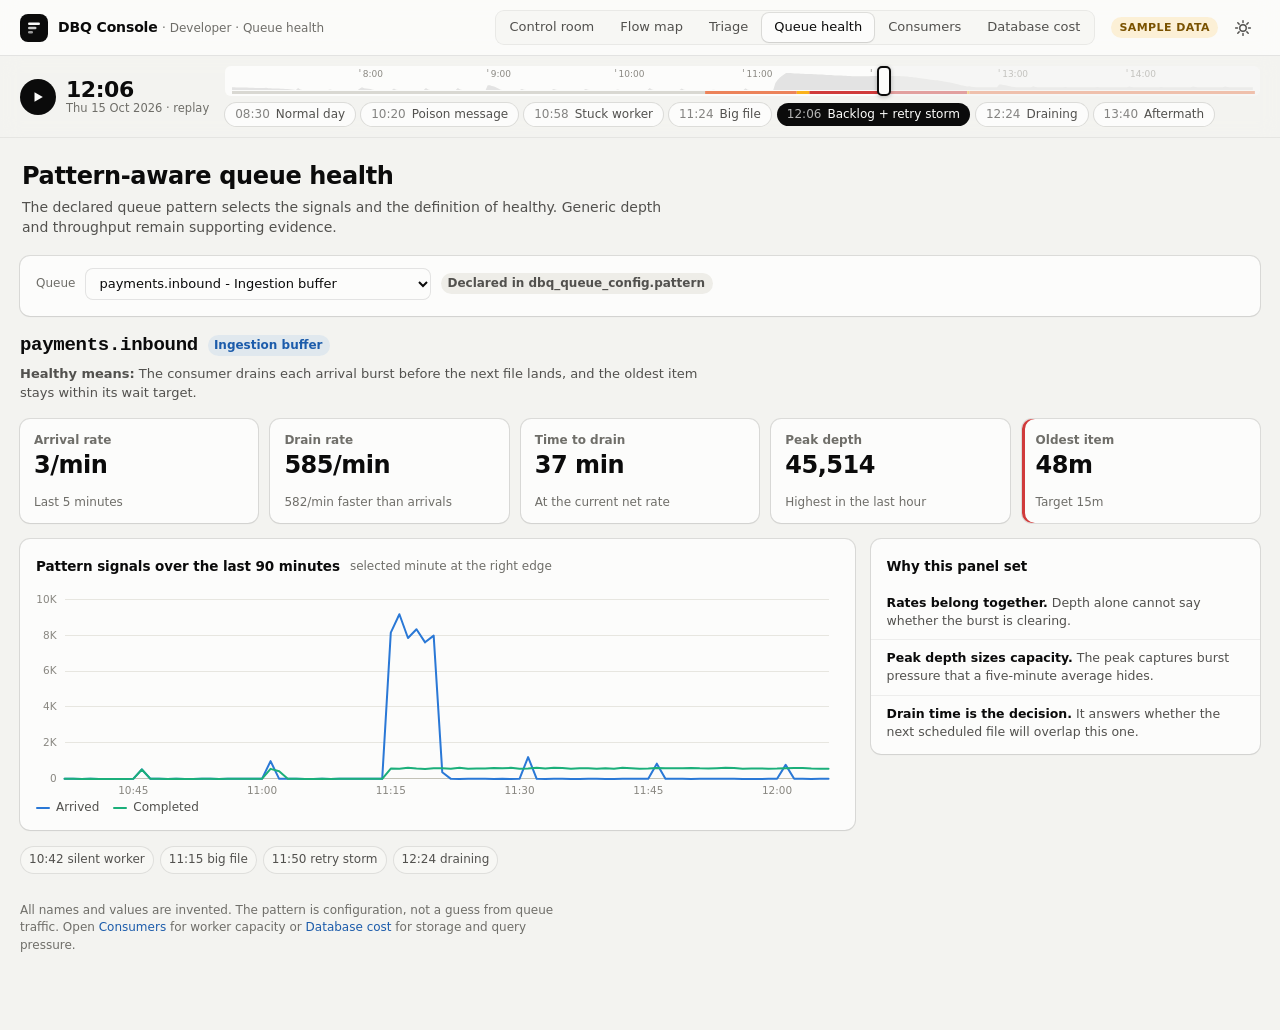
<file: queue.html>
<!doctype html>
<html lang="en">
<head>
<meta charset="utf-8">
<meta name="viewport" content="width=device-width, initial-scale=1">
<title>Pattern-aware queue health</title>
<script>try { var t = localStorage.getItem('dbq-theme'); if (t) document.documentElement.dataset.theme = t; } catch (e) {}</script>
<link rel="stylesheet" href="assets/dbq.css">
<link rel="stylesheet" href="assets/dev.css">
</head>
<body data-page="queue">
<main class="page dev-page" id="app"></main>
<script src="assets/sim.js"></script>
<script src="assets/ui.js"></script>
<script src="assets/dev.js"></script>
</body>
</html>
</file>
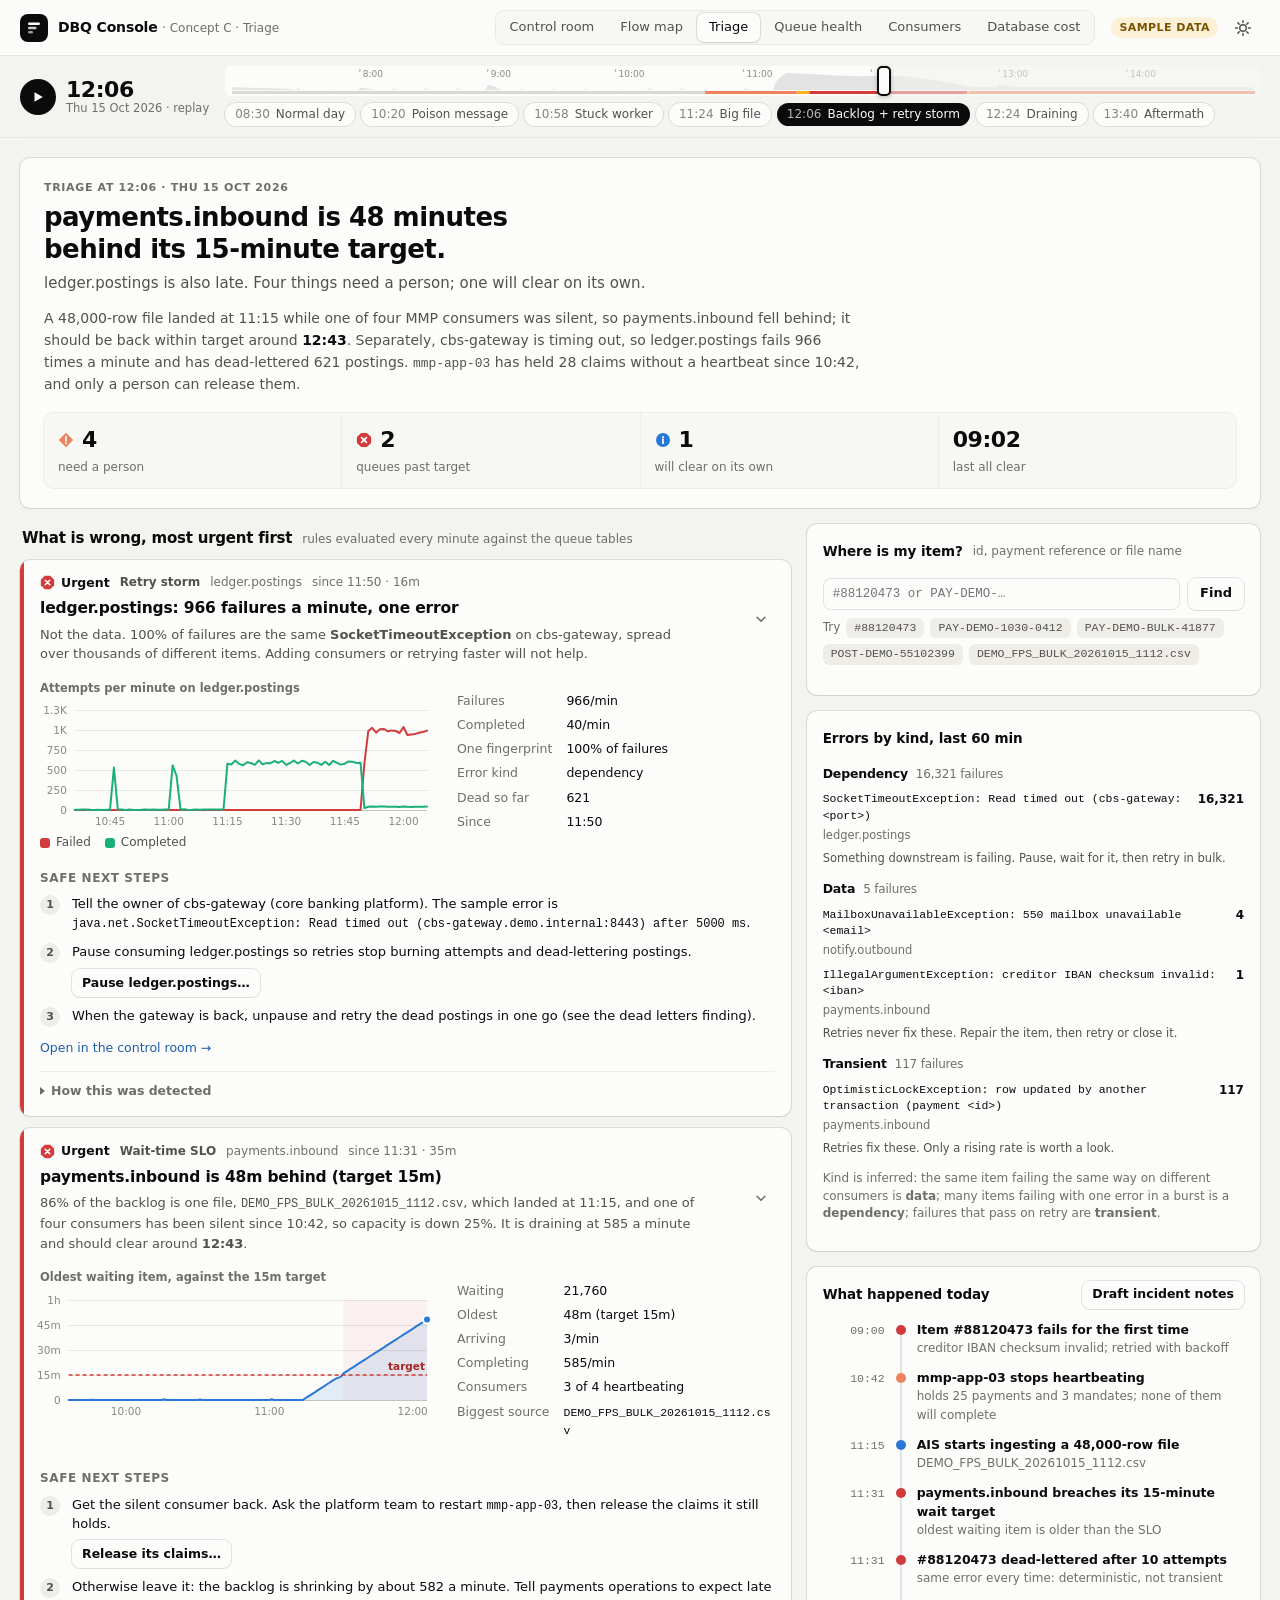
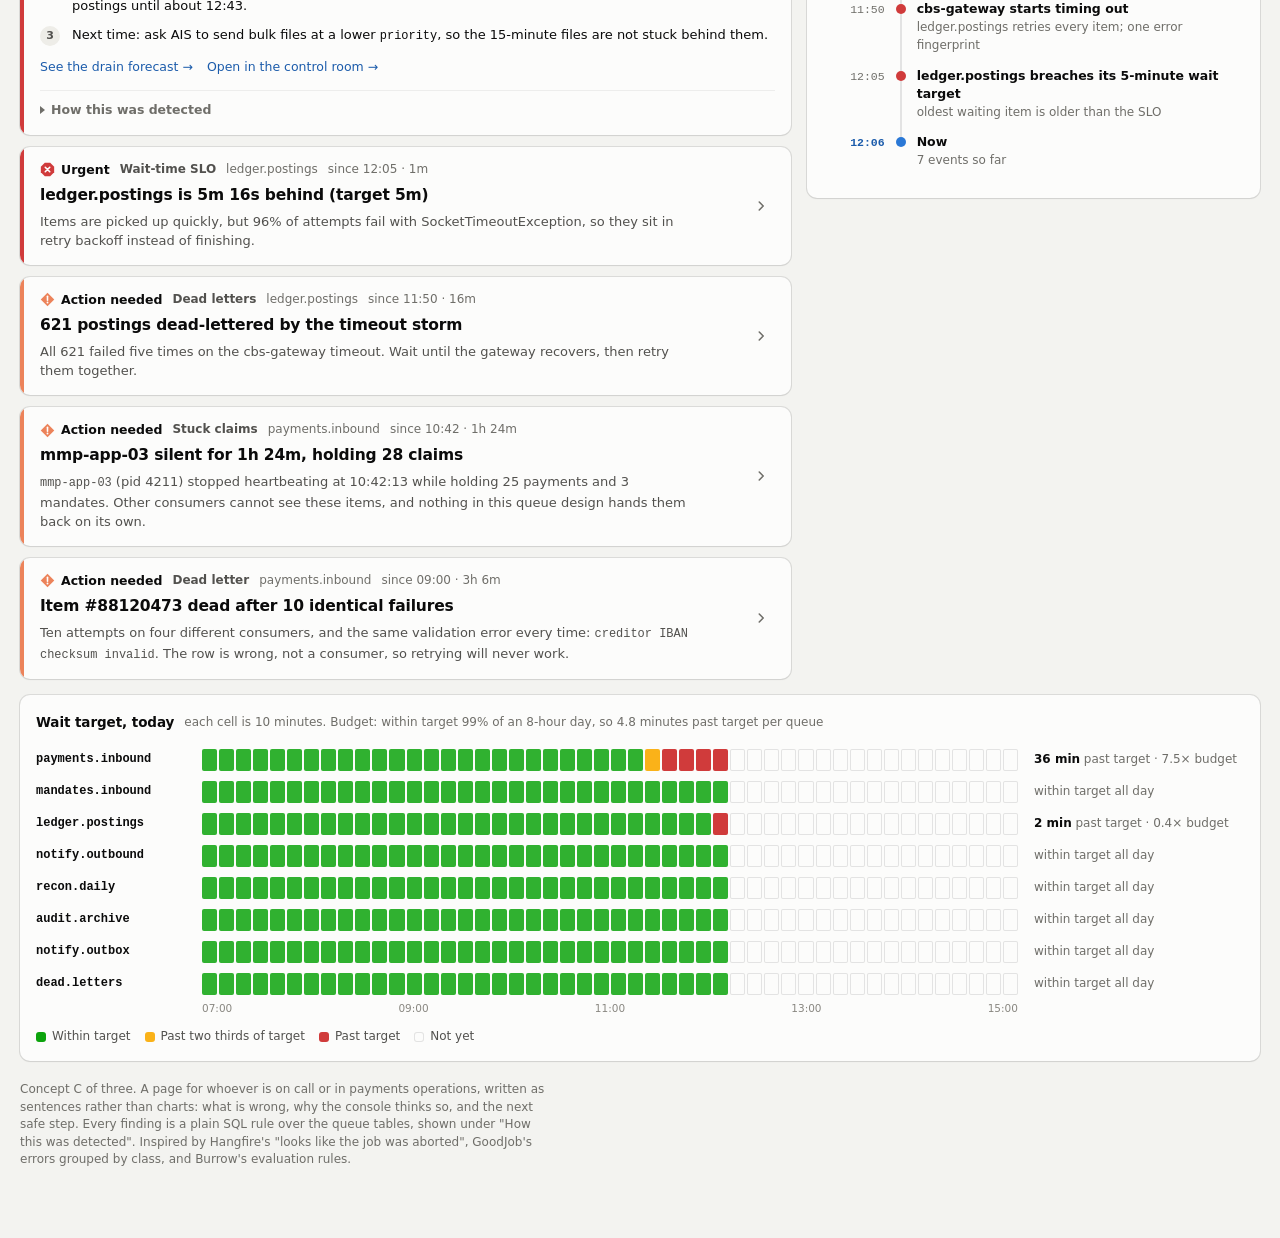
<file: triage.html>
<!doctype html>
<html lang="en">
<head>
<meta charset="utf-8">
<meta name="viewport" content="width=device-width, initial-scale=1">
<title>DBQ Triage</title>
<script>try { var t = localStorage.getItem('dbq-theme'); if (t) document.documentElement.dataset.theme = t; } catch (e) {}</script>
<link rel="stylesheet" href="assets/dbq.css">
<style>
  .hero { padding: 22px 24px 20px; }
  .hero h1 { font-size: 26px; font-weight: 680; letter-spacing: -0.02em; line-height: 1.2; margin: 6px 0 0; max-width: 34ch; text-wrap: balance; }
  .hero .sub { font-size: 15px; color: var(--ink-2); margin: 8px 0 0; max-width: 80ch; }
  .hero .story { font-size: 14px; color: var(--ink-2); margin: 14px 0 0; max-width: 92ch; line-height: 1.55; }
  .hero .story b { color: var(--ink); font-weight: 620; }
  .hero-stats { display: grid; grid-template-columns: repeat(4, minmax(0, 1fr)); gap: 1px; margin-top: 18px; border-radius: 10px; overflow: hidden; background: var(--line-2); box-shadow: 0 0 0 1px var(--line-2); }
  .hero-stats div { background: var(--surface-2); padding: 11px 14px; min-width: 0; }
  .hero-stats b { display: flex; align-items: center; gap: 8px; font-size: 22px; font-weight: 660; letter-spacing: -0.02em; }
  .hero-stats b svg { width: 16px; height: 16px; display: block; }
  .hero-stats .hs-ic { display: inline-flex; font-style: normal; }
  .hero-stats span { font-size: 12px; color: var(--ink-3); }

  .tri { display: grid; grid-template-columns: minmax(0, 1.7fr) minmax(0, 1fr); gap: 16px; margin-top: 16px; align-items: start; }
  .col { display: grid; gap: 16px; min-width: 0; }
  .sec-h { display: flex; align-items: baseline; gap: 10px; flex-wrap: wrap; margin: 4px 2px 10px; }
  .sec-h h2 { font-size: 15px; font-weight: 660; }
  .sec-h span { font-size: 12px; color: var(--ink-3); }

  .finding { background: var(--surface); border-radius: var(--radius); box-shadow: var(--shadow); position: relative; overflow: hidden; }
  .finding + .finding { margin-top: 12px; }
  .finding::before { content: ""; position: absolute; left: 0; top: 0; bottom: 0; width: 4px; background: var(--fc); }
  .finding.critical { --fc: var(--critical); } .finding.serious { --fc: var(--serious); } .finding.warning { --fc: var(--warning); } .finding.info { --fc: var(--info); }
  .f-head { display: grid; grid-template-columns: minmax(0, 1fr) auto; gap: 4px 12px; width: 100%; padding: 14px 16px 14px 20px; background: none; border: 0; text-align: left; cursor: pointer; color: inherit; font: inherit; }
  .f-head:hover { background: var(--surface-2); }
  .f-head:focus-visible { outline: 2px solid var(--accent); outline-offset: -2px; }
  .f-meta { display: flex; gap: 6px 10px; align-items: center; flex-wrap: wrap; font-size: 12px; color: var(--ink-3); }
  .f-rule { font-weight: 600; color: var(--ink-2); }
  .f-title { grid-column: 1; font-size: 15.5px; font-weight: 650; letter-spacing: -0.01em; margin: 2px 0 0; line-height: 1.35; }
  .f-cause { grid-column: 1; font-size: 13px; color: var(--ink-2); margin: 2px 0 0; line-height: 1.5; max-width: 80ch; }
  .f-chev { grid-column: 2; grid-row: 1 / span 3; align-self: center; width: 28px; height: 28px; display: grid; place-items: center; border-radius: 8px; color: var(--ink-3); transition: transform .15s; }
  .f-chev svg { width: 14px; height: 14px; }
  .finding.open .f-chev { transform: rotate(90deg); }
  .f-body { display: none; padding: 2px 16px 16px 20px; }
  .finding.open .f-body { display: block; }
  .evidence { display: grid; grid-template-columns: minmax(0, 1.25fr) minmax(0, 1fr); gap: 14px 20px; align-items: start; }
  .ev-chart { min-width: 0; }
  .ev-cap { font-size: 11.5px; color: var(--ink-3); margin: 0 0 4px; font-weight: 600; }
  .facts { font-size: 12.5px; }
  .facts dd { font-variant-numeric: tabular-nums; }
  .steps { list-style: none; margin: 0; padding: 0; counter-reset: st; display: grid; gap: 10px; }
  .steps li { counter-increment: st; display: grid; grid-template-columns: 22px minmax(0, 1fr); gap: 2px 10px; font-size: 13px; line-height: 1.45; }
  .steps li::before { content: counter(st); width: 20px; height: 20px; border-radius: 50%; background: var(--surface-3); color: var(--ink-2); font-size: 11px; font-weight: 700; display: grid; place-items: center; margin-top: 0; }
  .steps .st-act { grid-column: 2; display: flex; gap: 8px; flex-wrap: wrap; margin-top: 4px; }
  .rule-d { margin-top: 14px; border-top: 1px solid var(--line-2); padding-top: 10px; }
  .rule-d summary { cursor: pointer; font-size: 12.5px; color: var(--ink-3); font-weight: 600; list-style: none; display: flex; gap: 6px; align-items: center; }
  .rule-d summary::-webkit-details-marker { display: none; }
  .rule-d summary::before { content: ""; width: 0; height: 0; border-left: 5px solid currentColor; border-top: 4px solid transparent; border-bottom: 4px solid transparent; transition: transform .15s; }
  .rule-d[open] summary::before { transform: rotate(90deg); }
  .rule-d p { font-size: 12.5px; color: var(--ink-2); margin: 8px 0; max-width: 80ch; }
  .rule-d .sql { margin: 0; }
  .f-links { display: flex; gap: 14px; flex-wrap: wrap; margin-top: 12px; font-size: 12.5px; }
  .all-clear { padding: 28px 20px; text-align: center; color: var(--ink-2); }
  .all-clear svg { width: 28px; height: 28px; color: var(--good); }

  .search { display: flex; gap: 8px; }
  .search .input { flex: 1; min-width: 0; font-family: var(--mono); font-size: 12.5px; }
  .tries { display: flex; gap: 6px; flex-wrap: wrap; margin-top: 8px; font-size: 12px; color: var(--ink-3); align-items: center; }
  .tries button { font: inherit; font-family: var(--mono); font-size: 11.5px; padding: 2px 8px; border-radius: 6px; border: 0; background: var(--surface-3); color: var(--ink-2); cursor: pointer; max-width: 100%; overflow: hidden; text-overflow: ellipsis; white-space: nowrap; }
  .tries button:hover { color: var(--ink); }
  .result { margin-top: 14px; }
  .result-h { display: flex; gap: 8px 12px; align-items: baseline; flex-wrap: wrap; margin-bottom: 10px; }
  .result-h b { font-family: var(--mono); font-size: 15px; }
  .file-prog { display: flex; height: 10px; border-radius: 5px; overflow: hidden; background: var(--surface-3); gap: 2px; margin: 8px 0 10px; }
  .file-prog i { display: block; height: 100%; }

  .fps { display: grid; gap: 14px; }
  .fp-group h3 { font-size: 12.5px; font-weight: 650; display: flex; gap: 8px; align-items: baseline; flex-wrap: wrap; }
  .fp-group h3 span { font-weight: 500; color: var(--ink-3); font-size: 12px; }
  .fp { display: grid; grid-template-columns: minmax(0, 1fr) auto; gap: 2px 10px; padding: 8px 0 0; font-size: 12px; }
  .fp code { font-size: 11.5px; overflow-wrap: anywhere; color: var(--ink); }
  .fp .n { font-weight: 650; font-variant-numeric: tabular-nums; text-align: right; }
  .fp .w { grid-column: 1 / -1; color: var(--ink-3); font-size: 11.5px; }
  .fp-none { font-size: 12px; color: var(--ink-3); padding-top: 6px; }

  .tl { list-style: none; margin: 0; padding: 0; }
  .tl li { display: grid; grid-template-columns: 62px 12px minmax(0, 1fr); gap: 0 10px; position: relative; }
  .tl button { all: unset; display: contents; cursor: pointer; }
  .tl .tt { font-family: var(--mono); font-size: 11.5px; color: var(--ink-3); padding-top: 2px; text-align: right; }
  .tl .tdot { position: relative; }
  .tl .tdot::before { content: ""; position: absolute; left: 5px; top: 10px; bottom: -4px; width: 2px; background: var(--line); }
  .tl li:last-child .tdot::before { display: none; }
  .tl .tdot i { position: absolute; left: 1px; top: 4px; width: 10px; height: 10px; border-radius: 50%; background: var(--c, var(--axis)); }
  .tl .tx { padding-bottom: 12px; font-size: 12.5px; min-width: 0; }
  .tl .tx b { font-weight: 600; display: block; }
  .tl .tx span { color: var(--ink-3); font-size: 12px; overflow-wrap: anywhere; }
  .tl li:hover .tx b { color: var(--accent-ink); }
  .tl li.now .tt { color: var(--accent-ink); font-weight: 650; }

  .slo-rows { display: grid; gap: 10px; }
  .slo-row { display: grid; grid-template-columns: 150px minmax(0, 1fr) 210px; gap: 6px 16px; align-items: center; }
  .slo-name { font-family: var(--mono); font-size: 12px; font-weight: 600; overflow: hidden; text-overflow: ellipsis; white-space: nowrap; }
  .cells { display: grid; grid-template-columns: repeat(48, minmax(0, 1fr)); gap: 2px; height: 22px; }
  .cells i { border-radius: 2px; background: var(--good); opacity: .85; }
  .cells i.w { background: var(--warning); opacity: 1; }
  .cells i.c { background: var(--critical); opacity: 1; }
  .cells i.f { background: transparent; box-shadow: inset 0 0 0 1px var(--line); opacity: 1; }
  .slo-stat { font-size: 12px; color: var(--ink-3); }
  .slo-stat b { color: var(--ink); font-weight: 650; }
  .slo-axis { display: grid; grid-template-columns: 150px minmax(0, 1fr) 210px; gap: 16px; font-size: 10.5px; color: var(--axis-ink); }
  .slo-axis div { display: flex; justify-content: space-between; }

  @media (max-width: 1060px) {
    .tri { grid-template-columns: minmax(0, 1fr); }
  }
  @media (max-width: 760px) {
    .hero { padding: 18px 16px 16px; }
    .hero h1 { font-size: 21px; }
    .hero .sub { font-size: 14px; }
    .hero-stats { grid-template-columns: repeat(2, minmax(0, 1fr)); }
    .evidence { grid-template-columns: minmax(0, 1fr); }
    .f-head { padding: 12px 12px 12px 16px; }
    .f-body { padding: 2px 12px 14px 16px; }
    .slo-row { grid-template-columns: minmax(0, 1fr) auto; }
    .slo-row .cells { grid-column: 1 / -1; grid-row: 2; gap: 1px; height: 18px; }
    .slo-axis { grid-template-columns: minmax(0, 1fr); }
    .slo-axis > span { display: none; }
  }
</style>
</head>
<body>
<main class="page">
  <section class="card hero" aria-live="polite">
    <div class="eyebrow" id="heroEyebrow"></div>
    <h1 id="headline"></h1>
    <p class="sub" id="subline"></p>
    <p class="story" id="story"></p>
    <div class="hero-stats" id="heroStats"></div>
  </section>

  <div class="tri">
    <div class="col">
      <section aria-label="Findings">
        <div class="sec-h"><h2>What is wrong, most urgent first</h2><span>rules evaluated every minute against the queue tables</span></div>
        <div id="findings"></div>
      </section>
    </div>
    <div class="col">
      <section class="card" aria-label="Find an item">
        <div class="card-h"><h2 class="card-t">Where is my item?</h2><span class="card-sub">id, payment reference or file name</span></div>
        <div class="card-b">
          <form class="search" id="searchForm" role="search">
            <input class="input" id="q" type="search" placeholder="#88120473 or PAY-DEMO-…" aria-label="Item id, reference or file name" autocomplete="off" spellcheck="false">
            <button class="btn" type="submit">Find</button>
          </form>
          <div class="tries" id="tries"></div>
          <div class="result" id="result"></div>
        </div>
      </section>
      <section class="card" aria-label="Errors by kind">
        <div class="card-h"><h2 class="card-t">Errors by kind, last 60 min</h2></div>
        <div class="card-b"><div class="fps" id="fps"></div>
          <p class="footnote" style="margin-top:14px">Kind is inferred: the same item failing the same way on different consumers is <b>data</b>; many items failing with one error in a burst is a <b>dependency</b>; failures that pass on retry are <b>transient</b>.</p></div>
      </section>
      <section class="card" aria-label="Timeline">
        <div class="card-h"><h2 class="card-t">What happened today</h2><span class="spacer"></span><button class="btn sm" id="pmBtn" type="button">Draft incident notes</button></div>
        <div class="card-b"><ol class="tl" id="tl"></ol></div>
      </section>
    </div>
  </div>

  <section class="card" style="margin-top:16px" aria-label="Wait target today">
    <div class="card-h"><h2 class="card-t">Wait target, today</h2><span class="card-sub">each cell is 10 minutes. Budget: within target 99% of an 8-hour day, so 4.8 minutes past target per queue</span></div>
    <div class="card-b">
      <div class="slo-rows" id="slo"></div>
      <div class="slo-axis" style="margin-top:6px"><span></span><div id="sloAxis"></div><span></span></div>
      <div class="legend" style="margin-top:12px"><span><i style="background:var(--good)"></i>Within target</span><span><i style="background:var(--warning)"></i>Past two thirds of target</span><span><i style="background:var(--critical)"></i>Past target</span><span><i style="background:transparent;box-shadow:inset 0 0 0 1px var(--line)"></i>Not yet</span></div>
    </div>
  </section>
  <p class="footnote" style="margin-top:20px">Concept C of three. A page for whoever is on call or in payments operations, written as sentences rather than charts: what is wrong, why the console thinks so, and the next safe step. Every finding is a plain SQL rule over the queue tables, shown under "How this was detected". Inspired by Hangfire's "looks like the job was aborted", GoodJob's errors grouped by class, and Burrow's evaluation rules.</p>
</main>

<script src="assets/sim.js"></script>
<script src="assets/ui.js"></script>
<script>
(function () {
  'use strict';
  var D = window.DBQ, U = window.DBQUI, esc = U.esc, $ = U.$, $$ = U.$$;
  U.mountChrome({ page: 'triage', subtitle: 'Concept C · Triage' });

  var CHEV = '<svg viewBox="0 0 16 16" aria-hidden="true"><path d="M6 3.5L10.5 8 6 12.5" fill="none" stroke="currentColor" stroke-width="1.8" stroke-linecap="round" stroke-linejoin="round"/></svg>';
  var open = null;          // ids of expanded findings; seeded with the top two on first render
  var query = '';

  function kindOf(f) { return f.id.split(':')[0]; }
  function words(n) { return ['No', 'One', 'Two', 'Three', 'Four', 'Five', 'Six', 'Seven', 'Eight', 'Nine', 'Ten'][n] || String(n); }
  function durWords(s) {
    s = Math.round(s);
    if (s < 60) return s + ' seconds';
    var mi = Math.round(s / 60);
    if (mi < 60) return mi + (mi === 1 ? ' minute' : ' minutes');
    var h = Math.floor(mi / 60), r = mi % 60;
    return h + (h === 1 ? ' hour' : ' hours') + (r ? ' ' + r + (r === 1 ? ' minute' : ' minutes') : '');
  }
  function targetWords(s) { var mi = Math.round(s / 60); return mi < 60 ? mi + '-minute' : Math.round(mi / 60) + '-hour'; }
  var SEV = { critical: 'Urgent', serious: 'Action needed', warning: 'Watch', info: 'Info' };
  function link(page, m, q) { return page + '#t=' + encodeURIComponent(D.clock(m)) + (q ? '&q=' + encodeURIComponent(q) : ''); }

  /* ---------- per-batch state (for cause attribution and file lookups) ---------- */
  function batchState(b, m) {
    var arrived = D.sum(b.arrived, 0, m);
    var stuck = m >= D.STUCK.min ? b.stuck : 0;
    var dead = b.name === D.POISON.batch && m * 60 + 59 >= D.POISON_DEAD_S ? 1 : 0;
    var sched = b.name === D.POISON.batch && !dead && m * 60 + 59 >= D.poisonAttempts[0].at ? 1 : 0;
    var done = Math.min(D.sum(b.done, 0, m), arrived - stuck - dead - sched);
    return { arrived: arrived, done: Math.max(0, done), stuck: stuck, dead: dead, open: Math.max(0, arrived - done - stuck - dead) };
  }
  function topSource(qname, m) {
    var rows = D.batchesOf(qname).map(function (b) { return { b: b, open: batchState(b, m).open }; }).filter(function (r) { return r.open > 0; });
    var tot = rows.reduce(function (a, r) { return a + r.open; }, 0);
    rows.sort(function (a, b) { return b.open - a.open; });
    return rows.length ? { b: rows[0].b, share: rows[0].open / tot } : null;
  }
  function failShare(qname, m) {
    var s = D.S[qname], f = D.sum(s.fail, m - 4, m), d = D.sum(s.done, m - 4, m);
    return f / Math.max(1, f + d);
  }
  function topFp(qname, m, win) {
    var s = D.S[qname], best = null, tot = 0;
    Object.keys(s.failFp).forEach(function (k) { var n = D.sum(s.failFp[k], m - win + 1, m); tot += n; if (!best || n > best.n) best = { k: k, n: n }; });
    return best && best.n ? { k: best.k, n: best.n, share: best.n / Math.max(1, tot), fp: D.FP[best.k] } : null;
  }
  function silentWorkers(qname, m) {
    var q = D.QUEUES[D.QI[qname]];
    return q.workers.filter(function (id) { return D.WORKERS[id].hb[m] > q.stale; });
  }

  /* ---------- guarded actions ---------- */
  var ACT = {
    release: function (m) {
      var tot = 0; Object.keys(D.STUCK.claims).forEach(function (k) { tot += D.STUCK.claims[k]; });
      U.guarded({ queue: Object.keys(D.STUCK.claims).join(', '), title: 'Release ' + tot + ' claims held by ' + D.STUCK.worker, n: tot, cta: 'Request release',
        explain: 'Puts the items back to waiting, at the front of the line where they were, so a healthy consumer takes them next. Only rows whose heartbeat is still stale when the update runs are touched. If ' + D.STUCK.worker + ' wakes up later, its completions change nothing, because completing requires still holding the claim.',
        sql: "-- short form of sql/panels.sql P17b (the full one also checks dbq_worker)\nUPDATE dbq_item i\n   SET status = 'QUEUED', claimed_by = NULL,\n       claimed_at = NULL, heartbeat_at = NULL\n  FROM dbq_queue_config c\n WHERE c.queue_name = i.queue_name\n   AND i.claimed_by = 'mmp-app-03:4211'\n   AND i.status IN ('CLAIMED', 'PROCESSING')\n   AND i.heartbeat_at < NOW() - c.stale_after_s * INTERVAL '1 second'\n-- available_at is untouched, so items keep their place in line\nRETURNING i.id, i.queue_name;"});
    },
    pause: function (m, f) {
      U.guarded({ queue: f.queue, title: 'Pause consuming ' + f.queue, n: D.S[f.queue].waiting[m] + D.S[f.queue].sched[m], nLabel: 'items waiting or in backoff', cta: 'Request pause',
        explain: 'Consumers stop claiming new items and claims in progress finish. Producers keep writing, so the backlog grows, but items stop burning attempts against a dependency that is down. Unpause when the dependency recovers.',
        sql: "UPDATE dbq_queue_config\n   SET paused = TRUE\n WHERE queue_name = '" + f.queue + "';\n-- only works because every consumer's claim query checks paused\n-- (sql/panels.sql CONTEXT); the audit row records who and why"});
    },
    retryDead: function (m, f) {
      var n = D.S['ledger.postings'].dead[m];
      U.guarded({ queue: 'ledger.postings', title: 'Retry ' + D.fmtNum(n) + ' dead postings', n: n, cta: 'Request retry',
        warn: m < D.STORM.to ? 'cbs-gateway is still timing out. Retrying now will send these straight back to dead.' : null,
        explain: 'Selects dead postings by their error fingerprint, not by hand, and gives them a fresh set of attempts, in batches of 500 spaced 200 ms apart. Safe because every one of them failed on a gateway timeout before the ledger wrote anything.',
        sql: "-- short form of sql/panels.sql P17d: 500 at a time, 200 ms apart,\n-- so the gateway that just recovered is not stampeded\nWITH pick AS (\n  SELECT id, completed_at FROM dbq_item\n   WHERE queue_name = 'ledger.postings'\n     AND status = 'DEAD'\n     AND completed_at >= NOW() - INTERVAL '2 hours'\n     AND dbq_fingerprint(last_error) = :cbs_timeout_fingerprint\n   ORDER BY completed_at\n   LIMIT 500\n   FOR UPDATE SKIP LOCKED\n), staggered AS (\n  SELECT id, ROW_NUMBER() OVER (ORDER BY completed_at, id) AS n\n    FROM pick)\nUPDATE dbq_item i\n   SET status = 'QUEUED', attempts = 0, completed_at = NULL,\n       available_at = NOW() + s.n * INTERVAL '200 milliseconds'\n  FROM staggered s\n WHERE i.id = s.id\nRETURNING i.id;\n-- the full form writes the audit row in the same statement"});
    },
    retryPoison: function (m) {
      U.guarded({ queue: 'payments.inbound', title: 'Retry #' + D.POISON.id, n: 1, cta: 'Request retry',
        warn: 'This item failed ten times with the same validation error. Retrying fails again unless the source row was repaired.',
        explain: 'Makes the item claimable immediately with a fresh set of attempts.',
        sql: "UPDATE dbq_item\n   SET status = 'QUEUED', attempts = 0, available_at = NOW(),\n       completed_at = NULL\n WHERE id = " + D.POISON.id + "\n   AND status = 'DEAD'\nRETURNING id;"});
    },
    discardPoison: function (m) {
      U.guarded({ queue: 'payments.inbound', title: 'Cancel #' + D.POISON.id + ', repaired elsewhere', n: 1, danger: true, cta: 'Request cancel',
        explain: 'Marks the item as handled outside the queue, for example when payments operations re-key the payment by hand. MMP will never process it.',
        sql: "UPDATE dbq_item\n   SET status = 'CANCELLED', completed_at = NOW()\n WHERE id = " + D.POISON.id + "\n   AND status IN ('QUEUED', 'FAILED', 'DEAD')\nRETURNING id;\n-- consumers never claim CANCELLED; the reason goes to dbq_action_audit"});
    },
    find: function (m, f, arg) { $('#q').value = arg; query = arg; renderSearch(U.now()); $('#q').scrollIntoView({ block: 'center', behavior: 'smooth' }); }
  };
  function btn(label, act, arg, cls) { return '<button class="btn sm' + (cls ? ' ' + cls : '') + '" type="button" data-act="' + act + '"' + (arg ? ' data-arg="' + esc(arg) + '"' : '') + '>' + esc(label) + '</button>'; }

  /* ---------- explain each finding in plain words ---------- */
  function explain(f, m) {
    var k = kindOf(f), q = D.QUEUES[D.QI[f.queue]], s = D.S[f.queue], v = D.queueAt(f.queue, m);
    var from = Math.max(0, m - 150), x = { k: k };
    if (k === 'slo') {
      var src = topSource(f.queue, m), silent = silentWorkers(f.queue, m), fs = failShare(f.queue, m), parts = [];
      if (fs > 0.5) {
        var tf = topFp(f.queue, m, 5);
        x.cause = 'Items are picked up quickly, but ' + Math.round(fs * 100) + '% of attempts fail' + (tf ? ' with ' + tf.fp.key.split(':')[0] : '') + ', so they sit in retry backoff instead of finishing.';
        x.selfHeal = false;
      } else {
        if (src && src.share >= 0.5) parts.push(Math.round(src.share * 100) + '% of the backlog is one file, <span class="mono">' + esc(src.b.name) + '</span>, which landed at ' + D.clock(src.b.firstMin));
        if (silent.length) parts.push(words(silent.length).toLowerCase() + ' of ' + words(q.workers.length).toLowerCase() + ' consumers has been silent since ' + D.clock(D.STUCK.min) + ', so capacity is down ' + Math.round(silent.length / q.workers.length * 100) + '%');
        x.cause = (parts.length ? parts.join(', and ') + '. ' : '') + (v.etaMin ? 'It is draining at ' + U.rate(v.out5) + ' a minute and should clear around <b>' + D.clock(Math.min(D.N - 1, m + v.etaMin)) + '</b>.' : 'It is not draining yet.');
        x.cause = x.cause.charAt(0).toUpperCase() + x.cause.slice(1);
        x.selfHeal = !!v.etaMin;
        x.story = (src && src.share >= 0.5 ? 'A ' + D.fmtNum(src.b.total) + '-row file landed at ' + D.clock(src.b.firstMin) : 'More work arrived than usual') +
          (silent.length ? ' while ' + words(silent.length).toLowerCase() + ' of ' + words(q.workers.length).toLowerCase() + ' ' + q.consumer + ' consumers was silent' : '') + ', so ' + f.queue + ' fell behind' +
          (v.etaMin ? '; it should be back within target around <b>' + D.clock(Math.min(D.N - 1, m + v.etaMin)) + '</b>.' : '.');
      }
      x.chart = { cap: 'Oldest waiting item, against the ' + D.fmtDur(q.slo) + ' target', opts: { height: 130, from: from, to: m, series: [{ label: 'oldest waiting', color: 'var(--s1)', values: s.oldest, kind: 'area' }],
        threshold: { value: q.slo, label: 'target' }, durationAxis: true, yFmt: function (val) { return val ? D.fmtDur(val) : '0'; }, band: { from: f.sinceM, to: m } } };
      x.facts = [['Waiting', D.fmtNum(v.waiting)], ['Oldest', D.fmtDur(v.oldest) + ' (target ' + D.fmtDur(q.slo) + ')'], ['Arriving', U.rate(v.in5) + '/min'], ['Completing', U.rate(v.out5) + '/min'],
        ['Consumers', (q.workers.length - silent.length) + ' of ' + q.workers.length + ' heartbeating']];
      if (src && fs <= 0.5) x.facts.push(['Biggest source', '<span class="mono">' + esc(src.b.name) + '</span>']);
      x.rule = 'Fires when the oldest claimable item is older than the queue\'s wait target. It uses age, not count: 20,000 items are fine if the oldest is seconds old, and two items are not fine if one has waited an hour.';
      x.sql = "-- short form of sql/panels.sql P2\nSELECT c.queue_name,\n       EXTRACT(EPOCH FROM NOW() - MIN(i.available_at)) AS oldest_wait_s,\n       c.slo_wait_s\n  FROM dbq_queue_config c\n  JOIN dbq_item i ON i.queue_name = c.queue_name\n WHERE i.status IN ('QUEUED', 'FAILED')\n   AND i.available_at <= NOW()   -- claimable now; backoff is counted apart\n GROUP BY c.queue_name, c.slo_wait_s\nHAVING MIN(i.available_at) < NOW() - c.slo_wait_s * INTERVAL '1 second';";
      x.steps = fs > 0.5 ? [{ t: 'This is a symptom of the retry storm below; deal with that first.' }]
        : [silent.length ? { t: 'Get the silent consumer back. Ask the platform team to restart <span class="mono">' + esc(silent[0]) + '</span>, then release the claims it still holds.', a: btn('Release its claims…', 'release') } : null,
           { t: v.etaMin ? 'Otherwise leave it: the backlog is shrinking by about ' + U.rate(v.net) + ' a minute. Tell payments operations to expect late postings until about ' + D.clock(Math.min(D.N - 1, m + v.etaMin)) + '.' : 'Add consumers or find out why completions are slow.' },
           src && src.share >= 0.5 ? { t: 'Next time: ask AIS to send bulk files at a lower <span class="mono">priority</span>, so the 15-minute files are not stuck behind them.' } : null].filter(Boolean);
      x.links = [['See the drain forecast', link('flow.html', m, f.queue)], ['Open in the control room', link('console.html', m, f.queue)]];
    } else if (k === 'storm') {
      var tf2 = topFp(f.queue, m, 5), items = Math.round(D.sum(s.fail, m - 4, m) * 0.8);
      x.story = 'Separately, cbs-gateway is timing out, so ' + f.queue + ' fails ' + U.rate(v.fail5) + ' times a minute and has dead-lettered ' + D.fmtNum(v.dead) + ' postings.';
      x.cause = 'Not the data. ' + Math.round((tf2 ? tf2.share : 1) * 100) + '% of failures are the same <b>' + esc(tf2 ? tf2.fp.key.split(':')[0] : 'error') + '</b> on cbs-gateway, spread over thousands of different items. Adding consumers or retrying faster will not help.';
      x.selfHeal = false;
      x.chart = { cap: 'Attempts per minute on ' + f.queue, opts: { height: 130, from: Math.max(0, m - 90), to: m, series: [{ label: 'Failed', color: 'var(--critical)', values: s.fail }, { label: 'Completed', color: 'var(--s3)', values: s.done }],
        tipFmt: function (val) { return D.fmtNum(val) + '/min'; }, endDot: false }, legend: [['var(--critical)', 'Failed'], ['var(--s3)', 'Completed']] };
      x.facts = [['Failures', U.rate(v.fail5) + '/min'], ['Completed', U.rate(v.out5) + '/min'], ['One fingerprint', Math.round((tf2 ? tf2.share : 1) * 100) + '% of failures'], ['Error kind', 'dependency'], ['Dead so far', D.fmtNum(v.dead)], ['Since', D.clock(f.sinceM)]];
      x.rule = 'Fires when failures per minute over the last ten minutes are at least ten times the queue\'s normal (the three-hour median) and at least five, spread over at least 20 items, with one normalised error behind 80% or more of them. Many items with one error means a dependency; one item with many errors is a poison message.';
      x.sql = "-- short form of sql/panels.sql P11\nSELECT queue_name,\n       COUNT(*) AS failed_10m,\n       COUNT(DISTINCT item_id) AS items_10m,\n       MODE() WITHIN GROUP (ORDER BY dbq_fingerprint(error)) AS top_error\n  FROM dbq_attempt\n WHERE outcome = 'FAILED'\n   AND finished_at > NOW() - INTERVAL '10 minutes'\n GROUP BY queue_name;\n-- storm when: failures/min >= 10x the 3-hour median from dbq_snapshot,\n-- at least 20 items, and the top error explains 80% or more";
      x.steps = [{ t: 'Tell the owner of cbs-gateway (core banking platform). The sample error is <span class="mono">' + esc(D.FP.cbs.sample) + '</span>.' },
        { t: 'Pause consuming ' + f.queue + ' so retries stop burning attempts and dead-lettering postings.', a: btn('Pause ' + f.queue + '…', 'pause') },
        { t: 'When the gateway is back, unpause and retry the dead postings in one go (see the dead letters finding).' }];
      x.links = [['Open in the control room', link('console.html', m, f.queue)]];
    } else if (k === 'silent-producer') {
      x.cause = '<span class="mono">' + esc(q.producer) + '</span> has not written a new item since ' + D.clock(f.lastArrivalM) + '. The queue can look healthy because there is no backlog, but expected work is missing.';
      x.selfHeal = false;
      x.facts = [['Producer', esc(q.producer)], ['Last arrival', D.clock(f.lastArrivalM)], ['No arrivals for', D.fmtDur(f.metric)], ['Usual cadence', D.fmtDur(q.expectedArrival)], ['Alert after', q.arrivalWarnMultiple + ' missed intervals']];
      x.rule = 'Fires when the time since the last item exceeds expected_arrival_s multiplied by arrival_warn_multiple for a queue with a declared producer cadence.';
      x.sql = "-- sql/panels.sql P36\nSELECT c.queue_name, MAX(i.created_at) AS last_arrival_at\n  FROM dbq_queue_config c\n  LEFT JOIN dbq_item i ON i.queue_name = c.queue_name\n WHERE c.expected_arrival_s IS NOT NULL\n GROUP BY c.queue_name, c.expected_arrival_s, c.arrival_warn_multiple\nHAVING NOW() - MAX(i.created_at) > c.expected_arrival_s * c.arrival_warn_multiple * INTERVAL '1 second';";
      x.steps = [{ t: 'Check the ' + esc(q.producer) + ' producer and its source feed. Do not add consumers because there is no queued work to drain.' }, { t: 'Confirm whether the cadence changed. If it did, update the queue configuration rather than silencing the alert.' }];
      x.links = [['Open in the control room', link('console.html', m, f.queue)]];
    } else if (k === 'stuck') {
      var w = D.WORKERS[D.STUCK.worker], tot = f.metric;
      x.cause = '<span class="mono">' + esc(D.STUCK.worker) + '</span> (pid ' + D.STUCK.pid + ') stopped heartbeating at ' + D.clock(D.STUCK.min, D.STUCK.sec) + ' while holding ' + f.queues.map(function (h) { return h.n + ' ' + h.queue.split('.')[0]; }).join(' and ') + '. Other consumers cannot see these items, and nothing in this queue design hands them back on its own.';
      x.selfHeal = false;
      x.story = '<span class="mono">' + esc(D.STUCK.worker) + '</span> has held ' + tot + ' claims without a heartbeat since ' + D.clock(D.STUCK.min) + ', and only a person can release them.';
      x.chart = { cap: 'Seconds since ' + D.STUCK.worker + ' last heartbeat', opts: { height: 130, from: Math.max(0, D.STUCK.min - 30), to: m, series: [{ label: 'heartbeat age', color: 'var(--serious)', values: w.hb, kind: 'area' }],
        threshold: { value: 90, label: 'stale after 90s' }, durationAxis: true, yFmt: function (val) { return val ? D.fmtDur(val) : '0'; } } };
      x.facts = [['Consumer', '<span class="mono">' + esc(D.STUCK.worker) + ':' + D.STUCK.pid + '</span>'], ['Last heartbeat', D.clock(D.STUCK.min, D.STUCK.sec)], ['Silent for', D.fmtDur(w.hb[m])]]
        .concat(f.queues.map(function (h) { return ['Claims in ' + h.queue.split('.')[0], String(h.n)]; }))
        .concat([['Upstream file', '<span class="mono">DEMO_FPS_20261015_1030.csv</span> cannot finish']]);
      x.rule = 'Fires when a claim\'s heartbeat is older than the queue\'s stale_after_s. Counts alone never show this: the items are not waiting, so a depth chart looks healthy. Solid Queue and Hangfire both learned this the hard way.';
      x.sql = "-- short form of sql/panels.sql P8b\nSELECT i.queue_name, i.claimed_by, COUNT(*) AS stuck_claims,\n       MAX(i.heartbeat_at) AS last_heartbeat_at\n  FROM dbq_item i\n  JOIN dbq_queue_config c ON c.queue_name = i.queue_name\n WHERE i.status IN ('CLAIMED', 'PROCESSING')\n   AND COALESCE(i.heartbeat_at, i.claimed_at)\n       < NOW() - c.stale_after_s * INTERVAL '1 second'\n GROUP BY i.queue_name, i.claimed_by;";
      x.steps = [{ t: 'Ask the platform team to restart <span class="mono">' + esc(D.STUCK.worker) + '</span> or kill pid ' + D.STUCK.pid + ', so it cannot wake up and finish items twice.' },
        { t: 'Release its ' + tot + ' claims back to the queue. The update only touches rows that are still stale.', a: btn('Release ' + tot + ' claims…', 'release') },
        { t: 'Next time: give claims a lease (claimed_at plus a timeout) so they return on their own, and alert on heartbeat age, not on depth.' }];
      x.links = [['See one of the stuck items', '#find:PAY-DEMO-1030-0412'], ['Open consumers in the control room', link('console.html', m, f.queue)]];
    } else if (k === 'poison') {
      var pa = D.poisonAttempts.filter(function (a) { return a.at <= m * 60 + 59; });
      var ws = {}; pa.forEach(function (a) { ws[a.worker] = 1; });
      var dead = m * 60 + 59 >= D.POISON_DEAD_S;
      x.cause = words(pa.length) + ' attempts on ' + words(Object.keys(ws).length).toLowerCase() + ' different consumers, and the same validation error every time: <span class="mono">creditor IBAN checksum invalid</span>. The row is wrong, not a consumer, so retrying will never work.' + (dead ? '' : ' It will be dead-lettered after attempt 10.');
      x.selfHeal = false;
      x.story = 'Payment #' + D.POISON.id + ' has bad data' + (dead ? ' and is dead after ten attempts.' : ' and keeps failing.');
      x.attempts = pa;
      x.facts = [['Item', '<span class="mono">#' + D.POISON.id + '</span>'], ['Reference', '<span class="mono">' + esc(D.POISON.ref) + '</span>'], ['Source', 'row ' + D.POISON.row + ' of <span class="mono">' + esc(D.POISON.batch) + '</span>'],
        ['Attempts', pa.length + ' of 10'], ['Status', dead ? 'dead since ' + U.clockS(D.POISON_DEAD_S) : 'retry scheduled'], ['Error kind', 'data (deterministic)']];
      x.rule = 'Fires when one item has failed three or more times with one normalised error on two or more consumers, and at most three items hit that error in the last day. Different consumers rule out a bad host; the rarity of the error rules out a retry storm.';
      x.sql = "-- short form of sql/panels.sql P9\nSELECT a.item_id,\n       COUNT(*) AS failures,\n       COUNT(DISTINCT a.worker) AS consumers,\n       MIN(dbq_fingerprint(a.error)) AS error\n  FROM dbq_attempt a\n WHERE a.outcome = 'FAILED'\n GROUP BY a.item_id\nHAVING COUNT(*) >= 3\n   AND COUNT(DISTINCT dbq_fingerprint(a.error)) = 1\n   AND COUNT(DISTINCT a.worker) >= 2;\n-- poison only if 3 or fewer items failed with that error in 24 hours;\n-- otherwise it is a storm victim, not bad data";
      x.steps = [{ t: 'Send the payment to payments operations to fix the creditor IBAN in row ' + D.POISON.row + ' of the BACS file. The SQL above gives them the reference.' },
        { t: dead ? 'After the fix, retry it, or cancel it if they re-keyed the payment by hand.' : 'Consider moving it to dead now rather than waiting for the remaining attempts.', a: btn('Retry after fix…', 'retryPoison') + btn('Cancel, repaired by hand…', 'discardPoison', null, 'ghost') }];
      x.links = [['Trace this item', '#find:' + D.POISON.id]];
    } else if (k === 'spike') {
      var a10 = D.sum(s.arr, m - 9, m);
      x.cause = 'AIS wrote ' + D.fmtNum(a10) + ' items in ten minutes from <span class="mono">' + esc(D.BULK.name) + '</span>. This is real work, not a fault; it explains the backlog above.';
      x.selfHeal = true;
      x.chart = { cap: 'Items written to ' + f.queue + ' per minute', opts: { height: 130, from: Math.max(0, m - 120), to: m, series: [{ label: 'Arrived', color: 'var(--s1)', values: s.arr }], tipFmt: function (val) { return D.fmtNum(val) + '/min'; }, endDot: false } };
      x.facts = [['Producer', 'AIS'], ['File', '<span class="mono">' + esc(D.BULK.name) + '</span>'], ['Rows', D.fmtNum(D.BULK.rows)], ['Written', D.clock(D.BULK.from) + ' to ' + D.clock(D.BULK.to)]];
      x.rule = 'Fires when a queue receives more than three times its busiest same hour of the previous seven days. Grouping arrivals by batch_ref names the file.';
      x.sql = "-- short form of sql/panels.sql P12 and P12b\nSELECT producer, batch_ref, COUNT(*) AS arrived_60m\n  FROM dbq_item\n WHERE queue_name = 'payments.inbound'\n   AND created_at > NOW() - INTERVAL '60 minutes'\n GROUP BY producer, batch_ref\n ORDER BY arrived_60m DESC;\n-- spike when the last hour is over 3x the busiest same hour of the past 7 days";
      x.steps = [{ t: 'Nothing to do now. Watch the wait-time finding instead.' }];
      x.links = [['Follow the file', '#find:' + D.BULK.name]];
    } else if (k === 'dead') {
      var n = f.metric;
      x.cause = 'All ' + D.fmtNum(n) + ' failed five times on the cbs-gateway timeout. ' + (m >= D.STORM.to ? 'The gateway recovered at ' + D.clock(D.STORM.to) + ', so a retry by fingerprint is safe.' : 'Wait until the gateway recovers, then retry them together.');
      x.selfHeal = false;
      x.chart = { cap: 'Dead postings in ledger.postings', opts: { height: 130, from: Math.max(0, D.STORM.from - 20), to: m, series: [{ label: 'dead', color: 'var(--ink-3)', values: s.dead, kind: 'area' }], tipFmt: function (val) { return D.fmtNum(val); } } };
      x.facts = [['Dead postings', D.fmtNum(n)], ['Error', 'SocketTimeoutException (cbs-gateway)'], ['Gateway', m >= D.STORM.to ? 'recovered ' + D.clock(D.STORM.to) : 'still failing'], ['Money impact', 'postings not on the ledger']];
      x.rule = 'Groups dead items by their normalised error fingerprint (quoted values, UUIDs and numbers masked), so a whole group can be retried with one guarded update instead of row by row.';
      x.sql = "-- short form of sql/panels.sql P10\nSELECT queue_name, dbq_fingerprint(last_error) AS error,\n       COUNT(*) AS dead, MIN(id) AS sample_item\n  FROM dbq_item\n WHERE status = 'DEAD'\n GROUP BY queue_name, dbq_fingerprint(last_error)\n ORDER BY dead DESC;";
      x.steps = [{ t: m >= D.STORM.to ? 'Retry all of them in one guarded update, selected by fingerprint.' : 'Do not retry yet: the gateway is still failing.', a: btn('Retry ' + D.fmtNum(n) + ' dead postings…', 'retryDead') },
        { t: 'Tell finance operations which postings were late; the incident notes list the window.' }];
      x.links = [['Trace one posting', '#find:POST-DEMO-55102399']];
    }
    return x;
  }

  /* ---------- hero ---------- */
  function needsPerson(k) { return k === 'stuck' || k === 'poison' || k === 'dead' || k === 'storm'; }
  function lastAllClear(m) {
    for (var i = m; i >= 0; i--) if (!D.findingsAt(i).some(function (f) { return f.sev !== 'info'; })) return i;
    return null;
  }
  function renderHero(m, fs, ex) {
    var slo = fs.filter(function (f) { return kindOf(f) === 'slo' && f.sev === 'critical'; });
    var people = fs.filter(function (f) { return needsPerson(kindOf(f)); });
    var self = fs.filter(function (f) { return ex[f.id].selfHeal; });
    $('#heroEyebrow').textContent = 'Triage at ' + D.clock(m) + ' · ' + D.DATE_LABEL;
    var h, sub = [];
    if (slo.length) {
      var w = slo[0];
      h = w.queue + ' is ' + durWords(w.v.oldest) + ' behind its ' + targetWords(w.v.q.slo) + ' target.';
      if (slo.length > 1) sub.push(slo.slice(1).map(function (f) { return f.queue; }).join(' and ') + (slo.length > 2 ? ' are' : ' is') + ' also late.');
    } else if (people.length) h = 'Every queue is within its wait target, but something needs a person.';
    else h = fs.length ? 'Busy, but healthy. Nothing needs a person.' : 'All quiet. Every queue is within its wait target.';
    if (people.length) sub.push(words(people.length) + (people.length === 1 ? ' thing needs' : ' things need') + ' a person' + (self.length ? '; ' + words(self.length).toLowerCase() + ' will clear on ' + (self.length === 1 ? 'its' : 'their') + ' own.' : '.'));
    $('#headline').textContent = h;
    $('#subline').textContent = sub.join(' ');
    // the story leads with the headline queue, then the other causes in the order a person would explain them
    var order = ['slo', 'storm', 'stuck', 'poison', 'dead'], story = [];
    order.forEach(function (k) {
      var f = fs.filter(function (x) { return kindOf(x) === k && ex[x.id].story; })[0];
      if (f && story.length < 3) story.push(ex[f.id].story);
    });
    $('#story').innerHTML = story.join(' ');
    $('#story').style.display = story.length ? '' : 'none';
    var lac = lastAllClear(m);
    // severity icons draw a white glyph on currentColor, so give each one its severity colour (text colour is white in dark mode)
    function hsIcon(sev) { return '<i class="hs-ic" style="color:var(--' + sev + ')">' + U.ICON[sev] + '</i>'; }
    $('#heroStats').innerHTML =
      '<div><b>' + hsIcon(people.length ? 'serious' : 'good') + people.length + '</b><span>need a person</span></div>' +
      '<div><b>' + hsIcon(slo.length ? 'critical' : 'good') + slo.length + '</b><span>' + (slo.length === 1 ? 'queue' : 'queues') + ' past target</span></div>' +
      '<div><b>' + hsIcon(self.length ? 'info' : 'good') + self.length + '</b><span>will clear on ' + (self.length === 1 ? 'its' : 'their') + ' own</span></div>' +
      '<div><b>' + (lac === m ? 'now' : lac == null ? 'before 07:00' : D.clock(lac)) + '</b><span>last all clear</span></div>';
  }

  /* ---------- findings ---------- */
  function attemptsStrip(pa) {
    var W = 320, H = 54, t0 = D.poisonAttempts[0].at - 300, t1 = D.POISON_DEAD_S + 300;
    var X = function (t) { return 10 + (W - 20) * (t - t0) / (t1 - t0); };
    var o = '<line x1="10" x2="' + (W - 10) + '" y1="24" y2="24" stroke="var(--line)" stroke-width="2"/>';
    pa.forEach(function (a, i) {
      o += '<g><circle cx="' + X(a.at) + '" cy="24" r="6" fill="var(--critical)" stroke="var(--surface)" stroke-width="2"/><path d="M' + (X(a.at) - 2.2) + ' 21.8l4.4 4.4M' + (X(a.at) + 2.2) + ' 21.8l-4.4 4.4" stroke="#fff" stroke-width="1.4" stroke-linecap="round"/><title>Attempt ' + a.attempt + ' at ' + U.clockS(a.at) + ' on ' + a.worker + '</title></g>';
    });
    o += '<text x="' + X(D.poisonAttempts[0].at) + '" y="48" font-size="10" fill="var(--ink-3)" text-anchor="start">' + U.clockS(D.poisonAttempts[0].at).slice(0, 5) + '</text>';
    o += '<text x="' + X(D.poisonAttempts[9].at) + '" y="48" font-size="10" fill="var(--ink-3)" text-anchor="end">' + U.clockS(D.poisonAttempts[9].at).slice(0, 5) + '</text>';
    o += '<text x="' + X((D.poisonAttempts[4].at + D.poisonAttempts[6].at) / 2) + '" y="10" font-size="10" fill="var(--ink-3)" text-anchor="middle">gaps grow with backoff: 1, 2, 4, 8, 16, 30 min</text>';
    return '<p class="ev-cap">Attempts on #' + D.POISON.id + '</p><svg viewBox="0 0 ' + W + ' ' + H + '" width="100%" style="max-width:' + W * 1.4 + 'px;display:block" role="img" aria-label="' + pa.length + ' failed attempts">' + o + '</svg>';
  }
  function renderFindings(m, fs, ex) {
    if (open == null) { open = {}; fs.slice(0, 2).forEach(function (f) { open[f.id] = true; }); }
    if (!fs.length) {
      $('#findings').innerHTML = '<div class="card all-clear">' + U.ICON.good + '<p style="margin:8px 0 0">No rule is firing. Every queue is within target, every claim has a fresh heartbeat, and nothing is failing repeatedly.</p></div>';
      return;
    }
    $('#findings').innerHTML = fs.map(function (f) {
      var x = ex[f.id], k = x.k;
      var since = f.sinceM < m ? 'since ' + D.clock(f.sinceM) + ' · ' + D.fmtDur((m - f.sinceM) * 60) : 'just now';
      return '<article class="finding ' + f.sev + (open[f.id] ? ' open' : '') + '" data-id="' + esc(f.id) + '">' +
        '<button class="f-head" type="button" aria-expanded="' + !!open[f.id] + '">' +
        '<span class="f-meta">' + U.status(f.sev, SEV[f.sev]) + '<span class="f-rule">' + esc(f.rule) + '</span><span>' + esc(f.queue) + '</span><span>' + since + '</span></span>' +
        '<span class="f-title">' + esc(f.title) + '</span><span class="f-cause">' + x.cause + '</span><span class="f-chev">' + CHEV + '</span></button>' +
        '<div class="f-body"><div class="evidence"><div class="ev-chart">' +
        (x.chart ? '<p class="ev-cap">' + esc(x.chart.cap) + '</p><div class="chart" data-chart="' + esc(f.id) + '"></div>' + (x.chart.legend ? '<div class="legend" style="margin-top:4px">' + x.chart.legend.map(function (l) { return '<span><i style="background:' + l[0] + '"></i>' + l[1] + '</span>'; }).join('') + '</div>' : '') : '') +
        (x.attempts ? attemptsStrip(x.attempts) : '') + '</div>' +
        '<dl class="kv facts">' + x.facts.map(function (p) { return '<dt>' + esc(p[0]) + '</dt><dd>' + p[1] + '</dd>'; }).join('') + '</dl></div>' +
        '<div class="section-t">Safe next steps</div><ol class="steps">' + x.steps.map(function (st) { return '<li><span>' + st.t + '</span>' + (st.a ? '<span class="st-act">' + st.a + '</span>' : '') + '</li>'; }).join('') + '</ol>' +
        (x.links ? '<div class="f-links">' + x.links.map(function (l) { return '<a href="' + esc(l[1]) + '"' + (l[1].indexOf('#find:') === 0 ? ' data-find="' + esc(l[1].slice(6)) + '"' : '') + '>' + esc(l[0]) + ' →</a>'; }).join('') + '</div>' : '') +
        '<details class="rule-d"><summary>How this was detected</summary><p>' + esc(x.rule) + '</p><pre class="sql">' + U.sqlHtml(x.sql) + '</pre></details>' +
        '</div></article>';
    }).join('');
    fs.forEach(function (f) { if (open[f.id]) drawChart(f, ex[f.id]); });
    $$('#findings .finding').forEach(function (el) {
      var f = fs.filter(function (x) { return x.id === el.dataset.id; })[0];
      $('.f-head', el).addEventListener('click', function () {
        open[f.id] = !open[f.id]; el.classList.toggle('open', open[f.id]);
        $('.f-head', el).setAttribute('aria-expanded', String(open[f.id]));
        if (open[f.id]) drawChart(f, ex[f.id]);
      });
      $$('[data-act]', el).forEach(function (b) { b.addEventListener('click', function () { ACT[b.dataset.act](U.now(), f, b.dataset.arg); }); });
      $$('[data-find]', el).forEach(function (a) { a.addEventListener('click', function (e) { e.preventDefault(); ACT.find(U.now(), f, a.dataset.find); }); });
    });
  }
  function drawChart(f, x) {
    var host = $('[data-chart="' + f.id + '"]'); if (!host || !x.chart) return;
    host._render = null; host.innerHTML = '';
    U.chart(host, x.chart.opts);
  }

  /* ---------- item and file lookup ---------- */
  var TRIES = ['#' + D.POISON.id, 'PAY-DEMO-1030-0412', 'PAY-DEMO-BULK-41877', 'POST-DEMO-55102399', D.BULK.name];
  function journeyOf(it, m) {
    var nowS = m * 60 + 59, st = [], status = '', worker = it.worker;
    if (nowS < it.createdS) return null;
    if (it.kind === 'poison') {
      st.push({ c: 'ok', t: it.createdS, h: 'Written by AIS', d: 'row ' + it.row + ' of ' + it.batch });
      it.attempts.forEach(function (a) { if (a.at <= nowS) st.push({ c: 'bad', t: a.at, h: 'Attempt ' + a.attempt + ' failed on ' + a.worker, d: 'IllegalArgumentException: creditor IBAN checksum invalid' }); });
      if (nowS >= it.deadS) { st.push({ c: 'bad', t: it.deadS, h: 'Moved to dead', d: 'ten attempts used up' }); status = U.badge('critical', 'Dead'); }
      else { var nx = it.attempts.filter(function (a) { return a.at > nowS; })[0]; st.push({ c: 'now', t: nx ? nx.at : nowS, h: nx ? 'Retry scheduled' : 'Waiting', d: 'failed, waiting for its next retry time' }); status = U.badge('warning', 'Retry scheduled'); }
    } else if (it.kind === 'stuck') {
      st.push({ c: 'ok', t: it.createdS, h: 'Written by AIS', d: 'row ' + it.row + ' of ' + it.batch });
      if (nowS >= it.claimS) st.push({ c: 'ok', t: it.claimS, h: 'Claimed by ' + it.worker, d: 'attempt 1 started' });
      var lastHb = D.STUCK.min * 60 + D.STUCK.sec;
      if (nowS >= lastHb + 90) {
        st.push({ c: 'warn', t: lastHb, h: 'Last heartbeat from ' + it.worker, d: 'the consumer has said nothing since' });
        st.push({ c: 'now', t: nowS, h: 'Still claimed ' + D.fmtDur(nowS - lastHb) + ' later', d: 'no other consumer can take it until the claim is released' });
        status = U.badge('serious', 'Stuck');
      } else { status = U.badge('info', 'In flight'); }
    } else if (it.kind === 'bulk' || it.kind === 'storm') {
      var s = D.S[it.queue], cm = Math.floor(it.createdS / 60);
      st.push({ c: 'ok', t: it.createdS, h: 'Written by ' + (it.kind === 'bulk' ? 'AIS' : 'MMP'), d: it.kind === 'bulk' ? 'row ' + it.row + ' of ' + it.batch : 'posting for a completed payment' });
      if (it.kind === 'bulk') {
        // FIFO: picked once everything that arrived before it has been taken
        var need = D.sum(s.arr, 0, cm - 1) + Math.round(s.arr[cm] * (it.createdS % 60) / 60), pick = null, acc = 0;
        for (var i = 0; i < D.N; i++) { acc += s.done[i]; if (acc >= need - s.stuck[i] - 1) { pick = Math.max(i, cm); break; } }
        if (pick != null && pick <= m) {
          st.push({ c: 'ok', t: pick * 60 + 12, h: 'Claimed by mmp-app-0' + (1 + it.row % 2 * 3), d: 'waited ' + D.fmtDur(pick * 60 + 12 - it.createdS) + ' in the queue' });
          st.push({ c: 'ok', t: pick * 60 + 15, h: 'Done', d: 'processing took 3 seconds' });
          status = U.badge('good', 'Done');
        } else {
          var ahead = Math.max(0, need - D.sum(s.done, 0, m)), v = D.queueAt(it.queue, m);
          st.push({ c: 'now', t: nowS, h: 'Waiting ' + D.fmtDur(nowS - it.createdS), d: D.fmtNum(ahead) + ' items ahead of it' + (v.out5 > 0 ? '; expected to be picked up around ' + D.clock(Math.min(D.N - 1, m + Math.ceil(ahead / v.out5))) : '') });
          status = U.badge('info', 'Waiting');
        }
      } else {
        var t = it.createdS + 8, gaps = [0, 61, 122, 243, 485];
        for (var a = 0; a < 5; a++) {
          t += gaps[a]; if (t > nowS) { st.push({ c: 'now', t: t, h: 'Retry scheduled', d: 'failed, waiting for attempt ' + (a + 1) }); status = U.badge('warning', 'Retry scheduled'); break; }
          st.push({ c: 'bad', t: t, h: 'Attempt ' + (a + 1) + ' failed on ledger-svc-0' + (1 + a % 2), d: 'SocketTimeoutException: Read timed out (cbs-gateway) after 5000 ms' });
        }
        if (!status) { st.push({ c: 'bad', t: t + 1, h: 'Moved to dead', d: 'five attempts used up during the gateway outage' }); status = U.badge('critical', 'Dead'); }
      }
    }
    return { steps: st, status: status };
  }
  function renderSearch(m) {
    var raw = query.trim(), out = '';
    $('#tries').innerHTML = '<span>Try</span>' + TRIES.map(function (t) { return '<button type="button" data-try="' + esc(t) + '" title="' + esc(t) + '">' + esc(t) + '</button>'; }).join('');
    $$('#tries [data-try]').forEach(function (b) { b.addEventListener('click', function () { $('#q').value = b.dataset.try; query = b.dataset.try; renderSearch(U.now()); }); });
    if (!raw) { $('#result').innerHTML = ''; return; }
    var key = raw.replace(/^#/, '').toLowerCase();
    var it = D.ITEMS.filter(function (x) { return String(x.id) === key || x.ref.toLowerCase() === key; })[0];
    var b = !it && D.batches[Object.keys(D.batches).filter(function (n) { return n.toLowerCase() === key || (key.length >= 8 && n.toLowerCase().indexOf(key) >= 0); })[0]];
    if (it) {
      var j = journeyOf(it, m);
      if (!j) out = '<p class="muted" style="font-size:12.5px">#' + it.id + ' does not exist yet at ' + D.clock(m) + '. It is written at ' + U.clockS(it.createdS) + '.</p>';
      else {
        out = '<div class="result-h"><b>#' + it.id + '</b><span class="muted mono" style="font-size:12px">' + esc(it.ref) + '</span>' + j.status + '</div>' +
          '<dl class="kv facts" style="margin-bottom:12px"><dt>Queue</dt><dd class="mono">' + esc(it.queue) + '</dd><dt>Source</dt><dd class="mono">' + esc(it.batch) + '</dd></dl>' +
          '<ol class="journey">' + j.steps.map(function (s) { return '<li class="' + s.c + '"><div class="jt">' + U.clockS(s.t) + '</div><div>' + esc(s.h) + '</div><div class="jd">' + esc(s.d || '') + '</div></li>'; }).join('') + '</ol>';
        if (it.kind === 'stuck' && m * 60 + 59 >= D.STUCK.min * 60 + D.STUCK.sec + 90) out += '<div class="action-row">' + btn('Release ' + D.STUCK.worker + ' claims…', 'release') + '</div>';
        if (it.kind === 'poison') out += '<div class="action-row">' + btn('Retry after fix…', 'retryPoison') + btn('Cancel, repaired by hand…', 'discardPoison', null, 'ghost') + '</div>';
      }
    } else if (b && !b.stream) {
      var st = batchState(b, m), t = Math.max(1, st.arrived), pct = function (n) { return (n / t * 100).toFixed(2) + '%'; };
      if (!st.arrived) out = '<p class="muted" style="font-size:12.5px">' + esc(b.name) + ' has not landed yet at ' + D.clock(m) + '.</p>';
      else {
        var state = st.open ? Math.floor(st.done / t * 100) + '% done, ' + D.fmtNum(st.open) + ' to go' : st.stuck ? st.stuck + ' stuck: the file cannot finish' : st.dead ? st.dead + ' dead: needs repair' : 'complete';
        out = '<div class="result-h"><b style="font-size:13px;overflow-wrap:anywhere">' + esc(b.name) + '</b></div>' +
          '<dl class="kv facts"><dt>Queue</dt><dd class="mono">' + esc(b.queue) + '</dd><dt>Landed</dt><dd>' + D.clock(b.firstMin) + '</dd><dt>Rows</dt><dd>' + D.fmtNum(st.arrived) + '</dd><dt>State</dt><dd>' + esc(state) + '</dd></dl>' +
          '<div class="file-prog" role="img" aria-label="' + esc(state) + '">' + (st.done ? '<i style="width:' + pct(st.done) + ';background:var(--s3)"></i>' : '') + (st.open ? '<i style="width:' + pct(st.open) + ';background:var(--s1)"></i>' : '') +
          (st.stuck ? '<i style="width:max(4px,' + pct(st.stuck) + ');background:var(--serious)"></i>' : '') + (st.dead ? '<i style="width:max(4px,' + pct(st.dead) + ');background:var(--critical)"></i>' : '') + '</div>' +
          '<div class="legend"><span><i style="background:var(--s3)"></i>Done</span><span><i style="background:var(--s1)"></i>To go</span><span><i style="background:var(--serious)"></i>Stuck</span><span><i style="background:var(--critical)"></i>Dead</span></div>' +
          '<p class="muted" style="font-size:12px;margin:10px 0 0">One query on <span class="mono">batch_ref</span> answers "has my file finished?", which today means a support ticket.</p>';
      }
    } else out = '<p class="muted" style="font-size:12.5px">Nothing matches "' + esc(raw) + '" in this demo. The real page searches <span class="mono">id</span>, <span class="mono">payload_ref</span> and <span class="mono">batch_ref</span>, all indexed.</p>';
    $('#result').innerHTML = out;
    $$('#result [data-act]').forEach(function (bt) { bt.addEventListener('click', function () { ACT[bt.dataset.act](U.now(), { queue: 'payments.inbound' }); }); });
  }
  $('#searchForm').addEventListener('submit', function (e) { e.preventDefault(); query = $('#q').value; renderSearch(U.now()); });
  $('#q').addEventListener('input', function () { if (!$('#q').value) { query = ''; renderSearch(U.now()); } });

  /* ---------- error fingerprints by kind ---------- */
  var KINDS = [
    { k: 'dependency', label: 'Dependency', advice: 'Something downstream is failing. Pause, wait for it, then retry in bulk.' },
    { k: 'deterministic', label: 'Data', advice: 'Retries never fix these. Repair the item, then retry or close it.' },
    { k: 'transient', label: 'Transient', advice: 'Retries fix these. Only a rising rate is worth a look.' }
  ];
  function renderFps(m) {
    var rows = [];
    D.QUEUES.forEach(function (q) {
      var s = D.S[q.name];
      Object.keys(s.failFp).forEach(function (k) { var n = D.sum(s.failFp[k], m - 59, m); if (n) rows.push({ k: k, q: q.name, n: n, fp: D.FP[k] }); });
    });
    $('#fps').innerHTML = KINDS.map(function (K) {
      var rs = rows.filter(function (r) { return r.fp.kind === K.k; }).sort(function (a, b) { return b.n - a.n; });
      var tot = rs.reduce(function (a, r) { return a + r.n; }, 0);
      return '<div class="fp-group"><h3>' + K.label + '<span>' + (tot ? D.fmtNum(tot) + ' failures' : 'none') + '</span></h3>' +
        (rs.length ? rs.map(function (r) { return '<div class="fp"><code>' + esc(r.fp.key) + '</code><span class="n">' + D.fmtNum(r.n) + '</span><span class="w">' + esc(r.q) + '</span></div>'; }).join('') + '<div class="fp w" style="padding-top:6px"><span class="w" style="color:var(--ink-2)">' + esc(K.advice) + '</span></div>' : '') + '</div>';
    }).join('');
  }

  /* ---------- timeline and incident notes ---------- */
  var KC = { poison: 'var(--critical)', stuck: 'var(--serious)', spike: 'var(--s1)', storm: 'var(--critical)', breach: 'var(--critical)', recover: 'var(--good)' };
  function pastEvents(m) { return D.EVENTS.filter(function (e) { return e.m * 60 + e.s <= m * 60 + 59; }); }
  function renderTimeline(m) {
    var ev = pastEvents(m);
    $('#tl').innerHTML = ev.map(function (e) {
      return '<li><button type="button" data-m="' + e.m + '" title="Jump to ' + D.clock(e.m) + '"><span class="tt">' + U.clockS(e.m * 60 + e.s).slice(0, 5) + '</span><span class="tdot"><i style="--c:' + (KC[e.kind] || 'var(--axis)') + '"></i></span>' +
        '<span class="tx"><b>' + esc(e.title) + '</b><span>' + esc(e.detail) + '</span></span></button></li>';
    }).join('') + '<li class="now"><span class="tt">' + D.clock(m) + '</span><span class="tdot"><i style="--c:var(--accent)"></i></span><span class="tx"><b>Now</b><span>' + (ev.length ? ev.length + ' events so far' : 'a quiet day so far') + '</span></span></li>';
    $$('#tl [data-m]').forEach(function (b) { b.addEventListener('click', function () { U.setTime(+b.dataset.m + 1); window.scrollTo({ top: 0, behavior: 'smooth' }); }); });
  }
  function incidentNotes(m) {
    var fs = D.findingsAt(m), ex = {}; fs.forEach(function (f) { ex[f.id] = explain(f, m); });
    var strip = function (h) { return h.replace(/<[^>]+>/g, ''); };
    var L = ['# DEMO incident notes: DBQ, ' + D.DATE_LABEL, '', 'Drafted by the triage page at ' + D.clock(m) + '. Fictional data.', '', '## Impact', ''];
    D.QUEUES.forEach(function (q) {
      var s = D.S[q.name], over = 0, first = null, peak = 0;
      for (var i = 0; i <= m; i++) if (s.oldest[i] >= q.slo) { over++; if (first == null) first = i; peak = Math.max(peak, s.oldest[i]); }
      if (over) L.push('- ' + q.name + ' was past its ' + D.fmtDur(q.slo) + ' wait target for ' + over + ' minutes from ' + D.clock(first) + '; the oldest item reached ' + D.fmtDur(peak) + '.');
    });
    if (m >= D.STUCK.min) L.push('- ' + D.STUCK.worker + ' held 28 claims without heartbeating from ' + D.clock(D.STUCK.min, D.STUCK.sec) + '.');
    var ld = D.S['ledger.postings'].dead[m]; if (ld) L.push('- ' + D.fmtNum(ld) + ' ledger postings were dead-lettered by cbs-gateway timeouts.');
    L.push('', '## Timeline', '');
    pastEvents(m).forEach(function (e) { L.push('- ' + U.clockS(e.m * 60 + e.s) + ' ' + e.title + ' (' + e.queue + ')'); });
    L.push('', '## Open findings at ' + D.clock(m), '');
    fs.forEach(function (f) { L.push('- **' + f.rule + '**: ' + f.title + '. ' + strip(ex[f.id].cause)); });
    L.push('', '## Actions taken', '', '- (The real console fills this from dbq_action_audit: who released, retried or paused what, and who approved it.)', '', '## Follow-ups', '',
      '- Claims need a lease so a silent consumer cannot hold work forever.', '- Bulk files from AIS should carry a lower priority than the 15-minute files.', '- Alert on oldest-item age and heartbeat age, not on queue depth.');
    return L.join('\n');
  }
  $('#pmBtn').addEventListener('click', function () {
    var md = incidentNotes(U.now());
    U.modal('<div class="modal-h"><div class="eyebrow">Incident notes</div><h3 style="font-size:18px;margin-top:4px">Draft for the incident ticket</h3></div>' +
      '<div class="modal-b"><p style="margin:0 0 10px;color:var(--ink-2);font-size:13px">Built from the timeline and the open findings. Paste it into the ticket and fill in the actions.</p><pre class="sql" id="mdOut" style="max-height:46vh;white-space:pre-wrap">' + esc(md) + '</pre></div>' +
      '<div class="modal-f"><button class="btn ghost" data-close>Close</button><button class="btn primary" id="copyMd">Copy Markdown</button></div>', function (el) {
      $('#copyMd', el).addEventListener('click', function () {
        var done = function () { U.toast('Copied to the clipboard.'); };
        try { navigator.clipboard.writeText(md).then(done, function () { selectPre(); }); } catch (e) { selectPre(); }
      });
    });
  });
  function selectPre() { var r = document.createRange(); r.selectNodeContents($('#mdOut')); var s = getSelection(); s.removeAllRanges(); s.addRange(r); U.toast('Selected: press Ctrl+C or Cmd+C to copy.'); }

  /* ---------- wait target strip ---------- */
  function renderSlo(m) {
    var cells = 48, per = 10;
    $('#sloAxis').innerHTML = ['07:00', '09:00', '11:00', '13:00', '15:00'].map(function (t) { return '<span>' + t + '</span>'; }).join('');
    $('#slo').innerHTML = D.QUEUES.map(function (q) {
      var s = D.S[q.name], over = 0, html = '';
      for (var i = 0; i <= m; i++) if (s.oldest[i] >= q.slo) over++;
      for (var c = 0; c < cells; c++) {
        var a = c * per, b = Math.min(D.N - 1, a + per - 1);
        if (a > m) { html += '<i class="f"></i>'; continue; }
        var worst = 0; for (var j = a; j <= Math.min(b, m); j++) worst = Math.max(worst, s.oldest[j]);
        html += '<i class="' + (worst >= q.slo ? 'c' : worst >= q.slo * 0.66 ? 'w' : '') + '" data-t="' + D.clock(a) + '–' + D.clock(b + 1) + '" data-v="' + worst + '" data-q="' + q.name + '"></i>';
      }
      return '<div class="slo-row"><span class="slo-name" title="' + esc(q.name) + '">' + esc(q.name) + '</span><div class="cells">' + html + '</div>' +
        '<span class="slo-stat">' + (over ? '<b>' + over + ' min</b> past target · ' + (over / 4.8).toFixed(1).replace(/\.0$/, '') + '× budget' : 'within target all day') + '</span></div>';
    }).join('');
    $$('#slo .cells i[data-t]').forEach(function (c) {
      c.addEventListener('pointermove', function (e) {
        var q = D.QUEUES[D.QI[c.dataset.q]];
        U.tip(U.tipRows(c.dataset.q + ' · ' + c.dataset.t, [{ color: +c.dataset.v >= q.slo ? 'var(--critical)' : 'var(--good)', value: D.fmtDur(+c.dataset.v) || '0s', label: 'worst oldest wait (target ' + D.fmtDur(q.slo) + ')' }]), e.clientX, e.clientY);
      });
      c.addEventListener('pointerleave', function () { U.tip(null); });
    });
  }

  function render(m) {
    var fs = D.findingsAt(m), ex = {};
    fs.forEach(function (f) { ex[f.id] = explain(f, m); });
    renderHero(m, fs, ex); renderFindings(m, fs, ex); renderSearch(m); renderFps(m); renderTimeline(m); renderSlo(m);
  }
  U.onTime(function (m, o) { if (o.chapter) open = null; render(m); });
  window.addEventListener('dbq-theme', function () { render(U.now()); });
  var rt; window.addEventListener('resize', function () { clearTimeout(rt); rt = setTimeout(function () { render(U.now()); }, 120); });
  U.start();
})();
</script>
</body>
</html>
</file>
<file: assets/dbq.css>
/* DBQ console prototypes: shared tokens and components.
   Palette roles follow the dataviz reference palette (validated light and dark). */

:root {
  color-scheme: light;
  --page: #f3f3f0;
  --surface: #fcfcfb;
  --surface-2: #f7f7f4;
  --surface-3: #eeede8;
  --ink: #0b0b0b;
  --ink-2: #52514e;
  --ink-3: #6f6e69;
  --axis-ink: #898781;
  --line: rgba(11, 11, 11, 0.10);
  --line-2: rgba(11, 11, 11, 0.06);
  --grid: #e7e6e0;
  --axis: #c3c2b7;
  --accent: #2a78d6;
  --accent-ink: #1c5cab;
  --accent-wash: rgba(42, 120, 214, 0.10);
  --s1: #2a78d6; --s2: #eb6834; --s3: #1baf7a; --s4: #eda100;
  --s5: #e87ba4; --s6: #008300; --s7: #6250d6; --s8: #e34948;
  --good: #0ca30c; --warning: #fab219; --serious: #ec835a; --critical: #d03b3b; --info: #2a78d6;
  --good-ink: #006300; --warning-ink: #7a5200; --serious-ink: #9a3d17; --critical-ink: #a62626; --info-ink: #1c5cab;
  --good-wash: rgba(12, 163, 12, 0.10); --warning-wash: rgba(250, 178, 25, 0.16);
  --serious-wash: rgba(236, 131, 90, 0.15); --critical-wash: rgba(208, 59, 59, 0.10); --info-wash: rgba(42, 120, 214, 0.09);
  --shadow: 0 1px 2px rgba(20, 20, 10, 0.05), 0 0 0 1px var(--line);
  --shadow-pop: 0 10px 30px rgba(20, 20, 10, 0.14), 0 0 0 1px var(--line);
  --radius: 10px;
  --font: system-ui, -apple-system, "Segoe UI", Roboto, "Helvetica Neue", sans-serif;
  --mono: ui-monospace, "SF Mono", SFMono-Regular, Menlo, Consolas, monospace;
}
@media (prefers-color-scheme: dark) {
  :root:where(:not([data-theme="light"])) {
    color-scheme: dark;
    --page: #0d0d0d; --surface: #1a1a19; --surface-2: #151514; --surface-3: #252523;
    --ink: #f0efec; --ink-2: #c3c2b7; --ink-3: #9e9c94; --axis-ink: #898781;
    --line: rgba(255, 255, 255, 0.10); --line-2: rgba(255, 255, 255, 0.06);
    --grid: #2c2c2a; --axis: #383835;
    --accent: #3987e5; --accent-ink: #86b6ef; --accent-wash: rgba(57, 135, 229, 0.16);
    --s1: #3987e5; --s2: #d95926; --s3: #199e70; --s4: #c98500;
    --s5: #d55181; --s6: #008300; --s7: #9085e9; --s8: #e66767;
    --good-ink: #4cc24c; --warning-ink: #fab219; --serious-ink: #f09a77; --critical-ink: #f07575; --info-ink: #86b6ef;
    --good-wash: rgba(12, 163, 12, 0.16); --warning-wash: rgba(250, 178, 25, 0.14);
    --serious-wash: rgba(236, 131, 90, 0.16); --critical-wash: rgba(208, 59, 59, 0.20); --info-wash: rgba(57, 135, 229, 0.16);
    --shadow: 0 0 0 1px var(--line);
    --shadow-pop: 0 14px 40px rgba(0, 0, 0, 0.55), 0 0 0 1px var(--line);
  }
}
:root[data-theme="dark"] {
  color-scheme: dark;
  --page: #0d0d0d; --surface: #1a1a19; --surface-2: #151514; --surface-3: #252523;
  --ink: #f0efec; --ink-2: #c3c2b7; --ink-3: #9e9c94; --axis-ink: #898781;
  --line: rgba(255, 255, 255, 0.10); --line-2: rgba(255, 255, 255, 0.06);
  --grid: #2c2c2a; --axis: #383835;
  --accent: #3987e5; --accent-ink: #86b6ef; --accent-wash: rgba(57, 135, 229, 0.16);
  --s1: #3987e5; --s2: #d95926; --s3: #199e70; --s4: #c98500;
  --s5: #d55181; --s6: #008300; --s7: #9085e9; --s8: #e66767;
  --good-ink: #4cc24c; --warning-ink: #fab219; --serious-ink: #f09a77; --critical-ink: #f07575; --info-ink: #86b6ef;
  --good-wash: rgba(12, 163, 12, 0.16); --warning-wash: rgba(250, 178, 25, 0.14);
  --serious-wash: rgba(236, 131, 90, 0.16); --critical-wash: rgba(208, 59, 59, 0.20); --info-wash: rgba(57, 135, 229, 0.16);
  --shadow: 0 0 0 1px var(--line);
  --shadow-pop: 0 14px 40px rgba(0, 0, 0, 0.55), 0 0 0 1px var(--line);
}

*, *::before, *::after { box-sizing: border-box; }
html { -webkit-text-size-adjust: 100%; }
body {
  margin: 0; background: var(--page); color: var(--ink);
  font: 14px/1.45 var(--font); -webkit-font-smoothing: antialiased;
  overflow-x: hidden;
}
a { color: var(--accent-ink); text-decoration: none; }
a:hover { text-decoration: underline; }
button { font: inherit; color: inherit; }
code, .mono { font-family: var(--mono); font-size: 0.92em; }
.num { font-variant-numeric: tabular-nums; }
.muted { color: var(--ink-3); }
.ink2 { color: var(--ink-2); }
.nowrap { white-space: nowrap; }
.sr-only { position: absolute; width: 1px; height: 1px; overflow: hidden; clip: rect(0 0 0 0); white-space: nowrap; }
:focus-visible { outline: 2px solid var(--accent); outline-offset: 2px; border-radius: 4px; }

/* ---------- top bar ---------- */
.topbar {
  position: sticky; top: 0; z-index: 30;
  display: flex; align-items: center; gap: 16px;
  height: 56px; padding: 0 20px;
  background: color-mix(in srgb, var(--surface) 88%, transparent);
  backdrop-filter: saturate(1.4) blur(10px); -webkit-backdrop-filter: saturate(1.4) blur(10px);
  border-bottom: 1px solid var(--line);
}
.brand { display: flex; align-items: center; gap: 10px; min-width: 0; color: var(--ink); }
.brand:hover { text-decoration: none; }
.brand-mark { width: 28px; height: 28px; border-radius: 8px; background: var(--ink); display: grid; place-items: center; flex: none; }
.brand-mark svg { width: 16px; height: 16px; }
.brand-name { font-weight: 650; letter-spacing: -0.01em; white-space: nowrap; }
.brand-sub { color: var(--ink-3); font-size: 12px; white-space: nowrap; }
.concept-nav { display: flex; gap: 2px; padding: 3px; margin-left: auto; background: var(--surface-2); border-radius: 9px; box-shadow: inset 0 0 0 1px var(--line-2); overflow-x: auto; scrollbar-width: none; }
.concept-nav::-webkit-scrollbar { display: none; }
.concept-nav a {
  padding: 5px 12px; border-radius: 7px; color: var(--ink-2); font-size: 13px; font-weight: 520; white-space: nowrap;
}
.concept-nav a:hover { text-decoration: none; color: var(--ink); }
.concept-nav a[aria-current="page"] { background: var(--surface); color: var(--ink); box-shadow: 0 1px 2px rgba(0,0,0,.08), 0 0 0 1px var(--line); }
.top-actions { display: flex; align-items: center; gap: 8px; }
.demo-chip {
  font-size: 11px; font-weight: 600; letter-spacing: 0.04em; text-transform: uppercase;
  color: var(--warning-ink); background: var(--warning-wash); padding: 3px 8px; border-radius: 999px; white-space: nowrap;
}
.icon-btn {
  width: 34px; height: 34px; display: grid; place-items: center; border-radius: 8px;
  border: 0; background: transparent; color: var(--ink-2); cursor: pointer;
}
.icon-btn:hover { background: var(--surface-3); color: var(--ink); }
.icon-btn svg { width: 18px; height: 18px; }
.theme-dark-icon { display: none; }
:root[data-theme="dark"] .theme-dark-icon { display: block; }
:root[data-theme="dark"] .theme-light-icon { display: none; }
@media (prefers-color-scheme: dark) {
  :root:where(:not([data-theme="light"])) .theme-dark-icon { display: block; }
  :root:where(:not([data-theme="light"])) .theme-light-icon { display: none; }
}

/* ---------- time bar (shared scrubber) ---------- */
.timebar {
  position: sticky; top: 56px; z-index: 25;
  background: color-mix(in srgb, var(--page) 92%, transparent);
  backdrop-filter: blur(10px); -webkit-backdrop-filter: blur(10px);
  border-bottom: 1px solid var(--line-2);
}
.timebar-inner { max-width: 1440px; margin: 0 auto; padding: 10px 20px 10px; display: grid; grid-template-columns: auto 1fr; gap: 6px 16px; align-items: center; }
.tb-now { display: flex; align-items: center; gap: 10px; grid-row: span 2; }
.play-btn {
  width: 36px; height: 36px; border-radius: 999px; border: 0; cursor: pointer;
  background: var(--ink); color: var(--surface); display: grid; place-items: center; flex: none;
}
.play-btn svg { width: 14px; height: 14px; }
.tb-clock { display: flex; flex-direction: column; line-height: 1.1; }
.tb-time { font-size: 22px; font-weight: 650; letter-spacing: -0.02em; font-variant-numeric: tabular-nums; }
.tb-date { font-size: 11.5px; color: var(--ink-3); white-space: nowrap; }
.tb-live { display: inline-flex; align-items: center; gap: 5px; font-size: 11px; font-weight: 600; color: var(--ink-3); }
.tb-live i { width: 7px; height: 7px; border-radius: 50%; background: var(--axis); display: inline-block; }
.tb-live.on i { background: var(--good); box-shadow: 0 0 0 3px var(--good-wash); }
.scrub { position: relative; height: 30px; }
.scrub svg { position: absolute; inset: 0; width: 100%; height: 100%; display: block; }
.scrub input[type=range] {
  position: absolute; inset: 0; width: 100%; height: 100%; margin: 0; background: transparent;
  -webkit-appearance: none; appearance: none; cursor: pointer;
}
.scrub input[type=range]::-webkit-slider-runnable-track { height: 100%; background: transparent; }
.scrub input[type=range]::-webkit-slider-thumb {
  -webkit-appearance: none; width: 14px; height: 30px; border-radius: 5px; margin-top: 0;
  background: var(--surface); border: 2px solid var(--ink); box-shadow: 0 1px 4px rgba(0,0,0,.25);
}
.scrub input[type=range]::-moz-range-track { background: transparent; }
.scrub input[type=range]::-moz-range-thumb { width: 10px; height: 26px; border-radius: 5px; background: var(--surface); border: 2px solid var(--ink); }
.chapters { display: flex; gap: 6px; overflow-x: auto; scrollbar-width: none; padding: 1px; margin: 0 -1px; }
.chapters::-webkit-scrollbar { display: none; }
.chip {
  flex: none; display: inline-flex; align-items: center; gap: 6px;
  padding: 3px 10px; border-radius: 999px; font-size: 12px; font-weight: 520; white-space: nowrap;
  border: 0; background: var(--surface); color: var(--ink-2); cursor: pointer; box-shadow: 0 0 0 1px var(--line);
}
.chip:hover { color: var(--ink); background: var(--surface-3); }
.chip[aria-pressed="true"] { background: var(--ink); color: var(--surface); box-shadow: none; }
.chip .chip-t { font-variant-numeric: tabular-nums; opacity: 0.7; }

/* ---------- layout ---------- */
.page { max-width: 1440px; margin: 0 auto; padding: 20px 20px 64px; }
.grid { display: grid; gap: 16px; }
.card { background: var(--surface); border-radius: var(--radius); box-shadow: var(--shadow); min-width: 0; }
.card-h { display: flex; align-items: center; gap: 10px; padding: 14px 16px 0; min-height: 42px; }
.card-t { font-size: 13.5px; font-weight: 640; margin: 0; letter-spacing: -0.005em; }
.card-sub { font-size: 12px; color: var(--ink-3); }
.card-h .spacer { flex: 1; }
@media (max-width: 760px) {
  .card-h { flex-wrap: wrap; row-gap: 2px; }
  .card-h > .card-sub { flex-basis: 100%; }
  .card-h > .spacer { display: none; }
}
.card-b { padding: 12px 16px 16px; }
.eyebrow { font-size: 11px; font-weight: 640; letter-spacing: 0.06em; text-transform: uppercase; color: var(--ink-3); }
h1, h2, h3 { margin: 0; letter-spacing: -0.015em; }

/* ---------- status ---------- */
.status { display: inline-flex; align-items: center; gap: 6px; font-size: 12.5px; font-weight: 560; white-space: nowrap; color: var(--ink); }
.status svg { width: 15px; height: 15px; flex: none; }
.status.good svg { color: var(--good); }
.status.info svg { color: var(--info); }
.status.warning svg { color: var(--warning); }
.status.serious svg { color: var(--serious); }
.status.critical svg { color: var(--critical); }
.badge { display: inline-flex; align-items: center; gap: 5px; padding: 2px 8px 2px 6px; border-radius: 999px; font-size: 12px; font-weight: 580; white-space: nowrap; }
.badge svg { width: 14px; height: 14px; }
.badge.good { background: var(--good-wash); color: var(--good-ink); }
.badge.info { background: var(--info-wash); color: var(--info-ink); }
.badge.warning { background: var(--warning-wash); color: var(--warning-ink); }
.badge.serious { background: var(--serious-wash); color: var(--serious-ink); }
.badge.critical { background: var(--critical-wash); color: var(--critical-ink); }
.badge.neutral { background: var(--surface-3); color: var(--ink-2); }
.health-tip, .state-help { position: relative; display: inline-flex; border-radius: 999px; }
.health-tip:focus-visible, .state-help:focus-visible { outline: 2px solid var(--accent); outline-offset: 2px; }
.health-tip::after, .state-help::after {
  content: attr(data-health-tip); position: absolute; z-index: 30; left: 50%; bottom: calc(100% + 8px); width: max-content;
  max-width: min(280px, calc(100vw - 24px)); padding: 7px 9px; border-radius: 7px; background: var(--ink); color: var(--surface);
  box-shadow: 0 4px 16px rgba(0,0,0,.18); font-size: 12px; font-weight: 500; line-height: 1.35; white-space: normal;
  opacity: 0; pointer-events: none; transform: translate(-50%, 3px); transition: opacity .12s, transform .12s;
}
.state-help::after { content: attr(data-state-tip); }
.health-tip:hover::after, .health-tip:focus::after, .health-tip.tip-open::after, .state-help:hover::after, .state-help:focus::after { opacity: 1; transform: translate(-50%, 0); }
.qcard .health-tip::after { left: auto; right: 0; transform: translateY(3px); }
.qcard .health-tip:hover::after, .qcard .health-tip:focus::after, .qcard .health-tip.tip-open::after { transform: translateY(0); }
.dot { width: 8px; height: 8px; border-radius: 50%; display: inline-block; flex: none; }

/* ---------- buttons, inputs ---------- */
.btn {
  display: inline-flex; align-items: center; justify-content: center; gap: 6px;
  height: 32px; padding: 0 12px; border-radius: 8px; border: 0; cursor: pointer;
  background: var(--surface); color: var(--ink); font-size: 13px; font-weight: 560; white-space: nowrap;
  box-shadow: 0 0 0 1px var(--line), 0 1px 1px rgba(0,0,0,.04);
}
.btn:hover { background: var(--surface-3); }
.btn svg { width: 15px; height: 15px; }
.btn.primary { background: var(--ink); color: var(--surface); box-shadow: none; }
.btn.primary:hover { opacity: 0.9; }
.btn.danger { background: var(--critical); color: #fff; box-shadow: none; }
.btn.ghost { background: transparent; box-shadow: none; color: var(--ink-2); }
.btn.ghost:hover { background: var(--surface-3); color: var(--ink); }
.btn.sm { height: 28px; padding: 0 10px; font-size: 12.5px; }
.btn[disabled] { opacity: 0.45; cursor: not-allowed; }
.seg { display: inline-flex; padding: 2px; gap: 2px; border-radius: 8px; background: var(--surface-2); box-shadow: inset 0 0 0 1px var(--line-2); }
.seg button { border: 0; background: transparent; padding: 4px 10px; border-radius: 6px; font-size: 12.5px; font-weight: 540; color: var(--ink-2); cursor: pointer; white-space: nowrap; }
.seg button[aria-pressed="true"] { background: var(--surface); color: var(--ink); box-shadow: 0 1px 2px rgba(0,0,0,.08), 0 0 0 1px var(--line); }
.input {
  height: 32px; padding: 0 10px; border-radius: 8px; border: 0; background: var(--surface);
  box-shadow: inset 0 0 0 1px var(--line); color: var(--ink); font: inherit; font-size: 13px; min-width: 0;
}
.input:focus { outline: 2px solid var(--accent); outline-offset: -1px; }
textarea.input { height: auto; padding: 8px 10px; resize: vertical; }

/* ---------- tables ---------- */
.table-wrap { overflow-x: auto; }
table.t { width: 100%; border-collapse: separate; border-spacing: 0; font-size: 13px; }
table.t th {
  text-align: left; font-size: 11.5px; font-weight: 600; color: var(--ink-3); white-space: nowrap;
  padding: 8px 10px; border-bottom: 1px solid var(--line); background: var(--surface);
}
table.t td { padding: 9px 10px; border-bottom: 1px solid var(--line-2); vertical-align: middle; }
table.t tr:last-child td { border-bottom: 0; }
table.t th.r, table.t td.r { text-align: right; }
table.t td.r { font-variant-numeric: tabular-nums; }
table.t tbody tr.clickable { cursor: pointer; }
table.t tbody tr.clickable:hover td { background: var(--surface-2); }
table.t tbody tr[aria-selected="true"] td { background: var(--accent-wash); }
table.t tbody tr[aria-selected="true"] td:first-child { box-shadow: inset 3px 0 0 var(--accent); }

/* ---------- charts ---------- */
.chart { position: relative; width: 100%; }
.chart svg { display: block; width: 100%; overflow: visible; }
.chart .tick { font-size: 10.5px; fill: var(--axis-ink); font-variant-numeric: tabular-nums; }
.chart .gridline { stroke: var(--grid); stroke-width: 1; shape-rendering: crispEdges; }
.chart .baseline { stroke: var(--axis); stroke-width: 1; shape-rendering: crispEdges; }
.chart .threshold { stroke: var(--critical); stroke-width: 1.5; stroke-dasharray: 4 3; }
.chart .threshold-label { font-size: 10.5px; font-weight: 600; fill: var(--critical-ink); }
.chart .now-line { stroke: var(--ink); stroke-width: 1; opacity: 0.35; }
.chart .xhair { stroke: var(--ink); stroke-width: 1; opacity: 0.55; pointer-events: none; }
.chart .marker-line { stroke: var(--ink-3); stroke-width: 1; opacity: 0.6; }
.chart .marker-label { font-size: 10px; fill: var(--ink-3); font-weight: 560; }
.legend { display: flex; flex-wrap: wrap; gap: 4px 14px; font-size: 12px; color: var(--ink-2); }
.legend span { display: inline-flex; align-items: center; gap: 6px; white-space: nowrap; }
.legend i { width: 10px; height: 10px; border-radius: 3px; display: inline-block; }
.legend i.line { height: 2px; width: 14px; border-radius: 1px; }
.legend i.dash { height: 0; width: 14px; border-top: 2px dashed var(--critical); border-radius: 0; }
.spark { display: block; overflow: visible; }

.tip {
  position: fixed; z-index: 100; pointer-events: none; min-width: 150px; max-width: 280px;
  background: var(--surface); color: var(--ink); border-radius: 9px; box-shadow: var(--shadow-pop);
  padding: 8px 10px; font-size: 12px; opacity: 0; transform: translateY(2px); transition: opacity .08s, transform .08s;
}
.tip.on { opacity: 1; transform: none; }
.tip-h { font-size: 11px; color: var(--ink-3); margin-bottom: 4px; font-variant-numeric: tabular-nums; }
.tip-row { display: grid; grid-template-columns: 14px auto 1fr; align-items: center; gap: 6px; padding: 1px 0; }
.tip-row b { font-weight: 650; font-variant-numeric: tabular-nums; }
.tip-row span { color: var(--ink-3); text-align: right; white-space: nowrap; }
.tip-row i { height: 2px; width: 12px; border-radius: 1px; display: block; }

/* ---------- drawer / sheet ---------- */
.scrim { position: fixed; inset: 0; background: rgba(0,0,0,.28); z-index: 60; opacity: 0; pointer-events: none; transition: opacity .15s; }
.scrim.on { opacity: 1; pointer-events: auto; }
.drawer {
  position: fixed; top: 0; right: 0; bottom: 0; z-index: 70; width: min(520px, 100vw);
  background: var(--surface); box-shadow: var(--shadow-pop); transform: translateX(104%); transition: transform .2s ease;
  display: flex; flex-direction: column;
}
.drawer.on { transform: none; }
.drawer-h { display: flex; align-items: flex-start; gap: 10px; padding: 16px 18px 12px; border-bottom: 1px solid var(--line); }
.drawer-b { padding: 16px 18px 28px; overflow-y: auto; flex: 1; }
.modal {
  position: fixed; z-index: 80; left: 50%; top: 50%; width: min(560px, calc(100vw - 32px)); max-height: calc(100vh - 48px); overflow: auto;
  transform: translate(-50%, -48%); opacity: 0; pointer-events: none; transition: opacity .15s, transform .15s;
  background: var(--surface); border-radius: 14px; box-shadow: var(--shadow-pop);
}
.modal.on { opacity: 1; pointer-events: auto; transform: translate(-50%, -50%); }
.modal-h { padding: 18px 20px 6px; }
.modal-b { padding: 6px 20px 8px; }
.modal-f { display: flex; justify-content: flex-end; gap: 8px; padding: 12px 20px 18px; flex-wrap: wrap; }
.sql {
  font-family: var(--mono); font-size: 11.5px; line-height: 1.55; white-space: pre; overflow-x: auto;
  background: var(--surface-2); border-radius: 8px; padding: 10px 12px; color: var(--ink-2); box-shadow: inset 0 0 0 1px var(--line-2); margin: 0;
}
.sql .kw { color: var(--accent-ink); font-weight: 600; }
.sql .cm { color: var(--ink-3); font-style: italic; }
.toast {
  position: fixed; left: 50%; bottom: 24px; transform: translate(-50%, 20px); z-index: 120; opacity: 0; pointer-events: none;
  background: var(--ink); color: var(--surface); padding: 10px 14px; border-radius: 10px; font-size: 13px; font-weight: 520;
  transition: opacity .15s, transform .15s; max-width: calc(100vw - 32px); box-shadow: 0 8px 24px rgba(0,0,0,.25);
}
.toast.on { opacity: 1; transform: translate(-50%, 0); }

/* ---------- misc ---------- */
.kv { display: grid; grid-template-columns: auto 1fr; gap: 6px 14px; font-size: 13px; }
.kv dt { color: var(--ink-3); white-space: nowrap; }
.kv dd { margin: 0; min-width: 0; overflow-wrap: anywhere; }
.meter { height: 6px; border-radius: 3px; background: var(--surface-3); overflow: hidden; position: relative; }
.meter > i { position: absolute; left: 0; top: 0; bottom: 0; border-radius: 3px; display: block; }
.footnote { font-size: 12px; color: var(--ink-3); max-width: 70ch; }

@media (max-width: 980px) {
  .brand-sub { display: none; }
}
@media (max-width: 760px) {
  .topbar { padding: 0 12px; gap: 8px; height: 52px; }
  .timebar { top: 52px; }
  .demo-chip { display: none; }
  .concept-nav { max-width: calc(100vw - 100px); }
  .concept-nav a { padding: 5px 8px; font-size: 12.5px; }
  .timebar-inner { padding: 8px 16px; gap: 6px 12px; }
  .tb-time { font-size: 19px; }
  .page { padding: 14px 16px 56px; }
  .brand-name { display: none; }
}
@media (max-width: 420px) {
  .concept-nav a { padding: 5px 7px; font-size: 12px; }
  .tb-date { display: none; }
}
@media (prefers-reduced-motion: reduce) {
  *, *::before, *::after { transition: none !important; animation: none !important; }
}

/* item journey and guarded actions (shared by all concepts) */
.journey { list-style: none; margin: 4px 0 0; padding: 0; position: relative; }
.journey li { position: relative; padding: 0 0 14px 22px; font-size: 13px; }
.journey li::before { content: ""; position: absolute; left: 5px; top: 6px; bottom: -6px; width: 2px; background: var(--line); }
.journey li:last-child::before { display: none; }
.journey li::after { content: ""; position: absolute; left: 1px; top: 4px; width: 10px; height: 10px; border-radius: 50%; background: var(--surface); box-shadow: inset 0 0 0 2px var(--axis); }
.journey li.ok::after { box-shadow: inset 0 0 0 2px var(--good); }
.journey li.bad::after { background: var(--critical); box-shadow: none; }
.journey li.warn::after { background: var(--serious); box-shadow: none; }
.journey li.now::after { background: var(--accent); box-shadow: 0 0 0 3px var(--accent-wash); }
.journey .jt { font-family: var(--mono); font-size: 11.5px; color: var(--ink-3); }
.journey .jd { color: var(--ink-2); font-size: 12px; }
.section-t { font-size: 12px; font-weight: 640; color: var(--ink-3); text-transform: uppercase; letter-spacing: 0.05em; margin: 18px 0 8px; }
.action-row { display: flex; gap: 8px; flex-wrap: wrap; }
.guard { display: grid; gap: 10px; }
.guard label { font-size: 12.5px; color: var(--ink-2); display: grid; gap: 4px; }
.check { display: flex !important; gap: 8px; align-items: flex-start; grid-template-columns: none !important; }
.check input { margin-top: 3px; }
.impact { display: flex; gap: 16px; flex-wrap: wrap; padding: 10px 12px; border-radius: 8px; background: var(--surface-2); box-shadow: inset 0 0 0 1px var(--line-2); font-size: 12.5px; }
.impact b { font-size: 18px; font-weight: 650; display: block; letter-spacing: -0.01em; }
.guard-warn { display: flex; gap: 8px; align-items: flex-start; padding: 9px 12px; border-radius: 8px; background: var(--warning-wash); color: var(--warning-ink); font-size: 12.5px; font-weight: 560; }
.guard-warn svg { width: 15px; height: 15px; flex: none; margin-top: 1px; color: var(--warning); }
</file>
<file: assets/dev.css>
/* Developer views shared by queue health, consumers, and database cost. */
.dev-page { display: grid; gap: 16px; }
.dev-head { display: flex; align-items: flex-start; gap: 18px; padding: 4px 2px 2px; }
.dev-head-main { min-width: 0; }
.dev-head h1 { font-size: 24px; line-height: 1.2; font-weight: 680; }
.dev-head p { max-width: 74ch; margin: 6px 0 0; color: var(--ink-2); }
.verdict { display: grid; grid-template-columns: auto minmax(0, 1fr); gap: 10px 12px; align-items: start; padding: 14px 16px; border-radius: var(--radius); background: var(--surface); box-shadow: var(--shadow); }
.verdict > svg { width: 18px; height: 18px; margin-top: 2px; }
.verdict.good > svg { color: var(--good); }
.verdict.info > svg { color: var(--info); }
.verdict.warning > svg { color: var(--warning); }
.verdict.serious > svg { color: var(--serious); }
.verdict.critical > svg { color: var(--critical); }
.verdict strong { display: block; font-size: 14px; font-weight: 650; }
.verdict p { margin: 2px 0 0; color: var(--ink-2); font-size: 13px; }
.queue-picker { display: flex; align-items: center; gap: 10px; flex-wrap: wrap; }
.queue-picker label { font-size: 12px; color: var(--ink-3); }
.queue-picker select { min-width: min(280px, 100%); }
.pattern-title { display: flex; gap: 10px; align-items: center; flex-wrap: wrap; }
.pattern-title h2 { font-size: 19px; font-family: var(--mono); }
.healthy { margin: 6px 0 0; color: var(--ink-2); font-size: 13px; max-width: 82ch; }
.signal-grid { display: grid; grid-template-columns: repeat(5, minmax(0, 1fr)); gap: 12px; }
.signal { padding: 13px 14px; min-height: 104px; display: flex; flex-direction: column; gap: 3px; }
.signal-label { color: var(--ink-3); font-size: 12px; font-weight: 560; }
.signal-value { font-size: 24px; line-height: 1.15; letter-spacing: -0.02em; font-weight: 660; font-variant-numeric: tabular-nums; overflow-wrap: anywhere; }
.signal-value.small { font-size: 17px; line-height: 1.35; }
.signal-detail { margin-top: auto; color: var(--ink-3); font-size: 12px; line-height: 1.35; }
.signal.bad { box-shadow: 0 0 0 1px var(--line), inset 3px 0 0 var(--critical); }
.signal.watch { box-shadow: 0 0 0 1px var(--line), inset 3px 0 0 var(--warning); }
.two-col { display: grid; grid-template-columns: minmax(0, 1.5fr) minmax(280px, .7fr); gap: 16px; align-items: start; }
.chart-pad { padding: 8px 16px 14px; }
.explain-list { list-style: none; margin: 0; padding: 4px 0; }
.explain-list li { padding: 9px 16px; border-top: 1px solid var(--line-2); font-size: 12.5px; color: var(--ink-2); }
.explain-list li:first-child { border-top: 0; }
.explain-list b { color: var(--ink); font-weight: 620; }
.worker-id { font-family: var(--mono); font-size: 12px; font-weight: 610; white-space: nowrap; }
.util { display: grid; grid-template-columns: 64px 54px; gap: 7px; align-items: center; }
.util .meter { height: 5px; }
.mobile-records { display: none; gap: 9px; }
.mobile-record { padding: 13px 14px; display: grid; gap: 9px; }
.mobile-record-h { display: flex; align-items: flex-start; gap: 8px; justify-content: space-between; }
.mobile-kv { display: grid; grid-template-columns: 1fr 1fr; gap: 8px 12px; }
.mobile-kv span { color: var(--ink-3); font-size: 11.5px; }
.mobile-kv b { display: block; color: var(--ink); font-size: 13px; margin-top: 2px; font-weight: 610; }
.formula { font-family: var(--mono); font-size: 12px; color: var(--ink-2); padding: 10px 12px; border-radius: 8px; background: var(--surface-2); overflow-x: auto; white-space: nowrap; }
.capacity-math { display: flex; align-items: center; flex-wrap: wrap; gap: 6px 8px; margin-top: 10px; font-size: 12px; color: var(--ink-3); }
.capacity-math b { color: var(--ink); padding: 5px 7px; border-radius: 6px; background: var(--surface-2); font-variant-numeric: tabular-nums; }
.capacity-select { max-width: 210px; font-family: var(--mono); font-size: 11.5px; }
.db-summary { display: grid; grid-template-columns: repeat(4, minmax(0, 1fr)); gap: 12px; }
.db-summary .signal { min-height: 96px; }
.cost-high { color: var(--critical-ink); font-weight: 650; }
.cost-watch { color: var(--warning-ink); font-weight: 650; }
.story-strip { display: flex; gap: 6px; overflow-x: auto; scrollbar-width: none; }
.story-strip::-webkit-scrollbar { display: none; }
.story-strip a { flex: none; padding: 5px 9px; border-radius: 999px; background: var(--surface-2); box-shadow: inset 0 0 0 1px var(--line); color: var(--ink-2); font-size: 12px; }
.story-strip a:hover { text-decoration: none; color: var(--ink); }

@media (max-width: 1180px) {
  .signal-grid { grid-template-columns: repeat(3, minmax(0, 1fr)); }
  .db-summary { grid-template-columns: repeat(2, minmax(0, 1fr)); }
}
@media (max-width: 900px) {
  .two-col { grid-template-columns: minmax(0, 1fr); }
  .dev-head { flex-direction: column; }
  .page-links { justify-content: flex-start; }
}
@media (max-width: 760px) {
  .dev-head h1 { font-size: 21px; }
  .signal-grid { grid-template-columns: repeat(2, minmax(0, 1fr)); gap: 9px; }
  .signal { min-height: 96px; padding: 11px 12px; }
  .signal-value { font-size: 21px; }
  .desktop-table { display: none; }
  .mobile-records { display: grid; }
}
@media (max-width: 420px) {
  .db-summary { grid-template-columns: minmax(0, 1fr); }
  .queue-picker { align-items: stretch; flex-direction: column; }
  .queue-picker select { width: 100%; }
  .capacity-select { width: 100%; max-width: none; }
}
</file>
